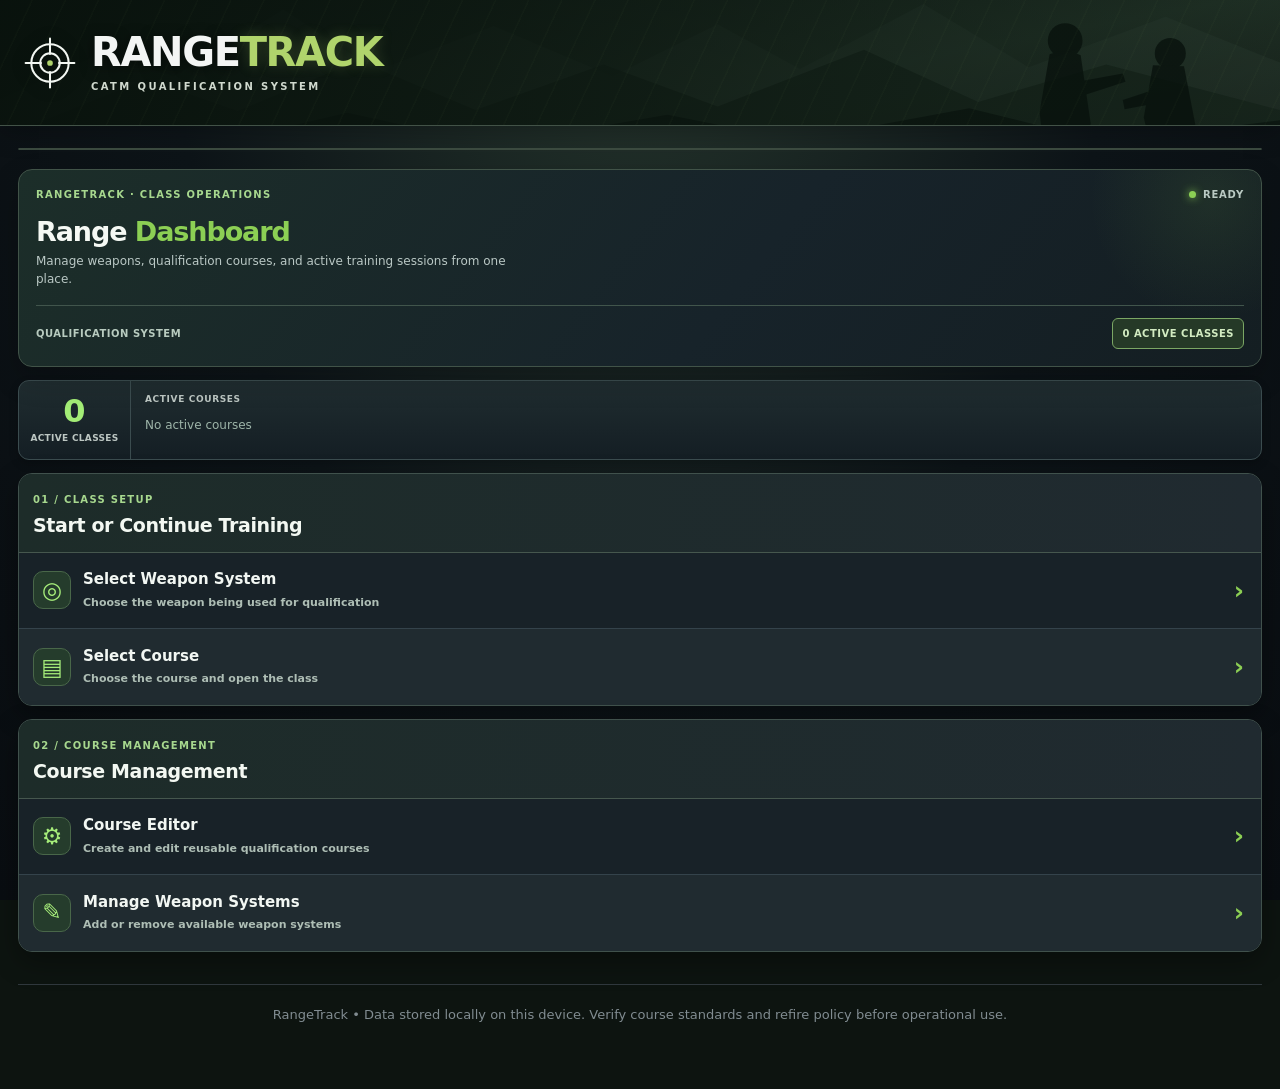
<file: index.html>
<!doctype html><html lang="en"><head><meta charset="utf-8"><meta name="viewport" content="width=device-width,initial-scale=1,maximum-scale=1,user-scalable=no,viewport-fit=cover"><meta name="theme-color" content="#101215"><title>RangeTrack | CATM Qualification System</title><link rel="stylesheet" href="css/main.css">
<link rel="stylesheet" id="rangetrack-export-styles" href="css/exports.css">
<link rel="stylesheet" href="css/shooters.css">
<link rel="stylesheet" href="css/summary.css">
<link rel="stylesheet" href="css/dashboard.css">
<link rel="stylesheet" href="css/management.css">
</head><body><header class="brand-header"><div class="brand-inner"><svg class="brand-mark" viewBox="0 0 64 64" aria-hidden="true" focusable="false"><circle cx="32" cy="32" r="23" fill="none" stroke="currentColor" stroke-width="2.5"/><circle cx="32" cy="32" r="12" fill="none" stroke="currentColor" stroke-width="2.5"/><circle cx="32" cy="32" r="3.5" fill="#b0d46c"/><path d="M32 2v19M32 43v19M2 32h19M43 32h19" stroke="currentColor" stroke-width="2.5" stroke-linecap="round"/></svg><div class="brand-text"><h1>RANGE<span>TRACK</span></h1><div class="brand-sub">CATM QUALIFICATION SYSTEM</div></div></div></header><main><div id="nav" class="tabs"></div><div id="app"></div><div class="footer">RangeTrack • Data stored locally on this device. Verify course standards and refire policy before operational use.</div></main><script src="js/core.js"></script>
<script src="js/sessions.js"></script>
<script src="js/dashboard.js"></script>
<script src="js/course-editor.js"></script>
<script src="js/roster.js"></script>
<script src="js/scoring.js"></script>
<script src="js/scoring-navigation.js"></script>
<script src="js/reports.js"></script>
<script src="js/totals.js"></script>
<script src="js/bootstrap.js"></script></body></html>
</file>
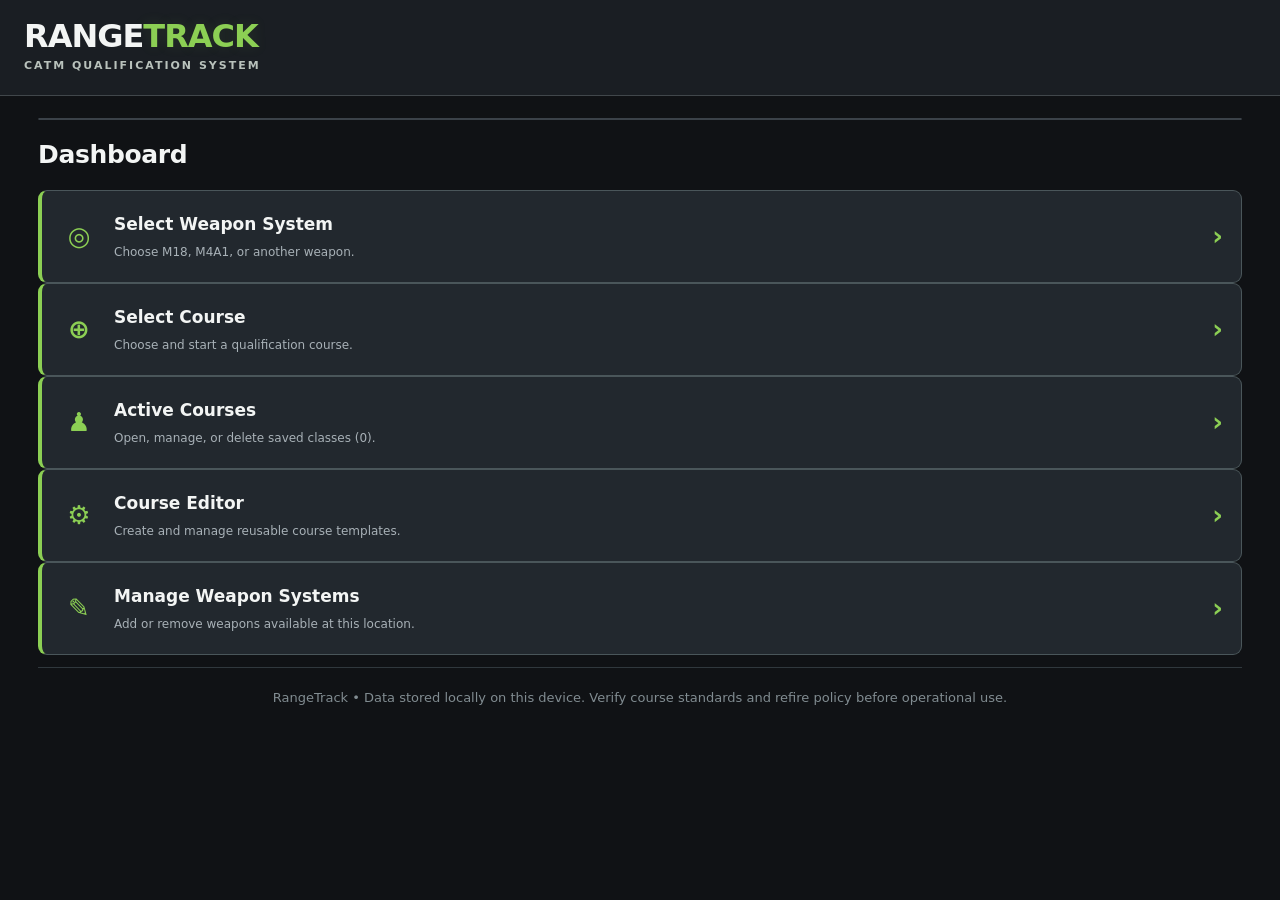
<file: backups/index-before-daf629-draft.html>
<!doctype html><html lang="en"><head><meta charset="utf-8"><meta name="viewport" content="width=device-width,initial-scale=1,viewport-fit=cover"><meta name="theme-color" content="#101215"><title>RangeTrack | CATM Qualification System</title><style>

:root{font-family:system-ui,-apple-system,"Segoe UI",sans-serif;color-scheme:dark;--bg:#101215;--surface:#1c2025;--surface2:#252a30;--inset:#121519;--line:#3b4249;--text:#f3f5f4;--muted:#a8b1b7;--olive:#8ccf54;--olive-dark:#12331b;background:var(--bg);color:var(--text)}
*{box-sizing:border-box}
html,body{margin:0;min-height:100%;background:var(--bg);color:var(--text)}
body{font-size:14px;line-height:1.5}
.brand-header{background:#1a1e23;border-bottom:1px solid #41474b;padding:20px 24px}
.brand-inner{max-width:1240px;margin:auto;display:flex;justify-content:space-between;align-items:center}
.brand-text h1{font-size:32px;line-height:1;letter-spacing:-1px;margin:0 0 6px;font-weight:900}
.brand-text h1 span{color:var(--olive)}
.brand-sub{font-size:11px;font-weight:750;letter-spacing:2px;color:#b9c2bc}
main{max-width:1240px;margin:0 auto;padding:22px 18px 45px}
h2{font-size:21px;letter-spacing:-.35px;line-height:1.25;margin:0 0 12px;color:var(--text)}
h3{font-size:16px;margin:14px 0 9px}
p{margin:8px 0 13px}
.muted,.footer{color:var(--muted);font-size:13px}
.small{font-size:12px}.row{display:flex;align-items:center;flex-wrap:wrap;gap:10px}.between{justify-content:space-between}
.grid{display:grid;grid-template-columns:repeat(auto-fit,minmax(160px,1fr));gap:14px}
.panel{background:var(--surface);border:1px solid var(--line);border-radius:10px;padding:20px;margin:0 0 16px;box-shadow:0 4px 18px #0003}
label{font-size:13px;color:#dce2dd;font-weight:650;display:grid;gap:6px}
input,select,textarea{width:100%;min-width:0;background:var(--inset);border:1px solid #515c62;border-radius:7px;color:var(--text);padding:11px;font:inherit;min-height:44px}
input[type=number]{font-variant-numeric:tabular-nums}
input:focus-visible,select:focus-visible,button:focus-visible{outline:2px solid #8cff70;outline-offset:2px}
input::placeholder{color:#7f898d}
button{font:inherit;font-size:13px;font-weight:750;min-height:43px;padding:10px 15px;border-radius:7px;border:1px solid #566064;background:#2b3338;color:var(--text);cursor:pointer}
button:hover:not(:disabled){background:#3a464a}
button.primary,button.active{background:var(--olive);border-color:#93ff80;color:#152012}
button.danger{background:#76383e;border-color:#ac656c;color:#fff}
button:disabled{opacity:.42;cursor:not-allowed}
.tabs{display:flex;gap:0;background:#1b2025;border:1px solid var(--line);border-radius:9px;overflow:hidden;margin-bottom:19px}
.tabs button{flex:1;background:transparent;color:#bec5c5;border:0;border-right:1px solid #343a40;border-radius:0;min-height:48px}
.tabs button:last-child{border-right:0}
.tabs button.active{background:#193922;color:#d4ffcf;border-bottom:3px solid var(--olive)}
.entry,.areaedit{background:#252b30;border:1px solid #40494f;padding:13px;border-radius:8px;margin-top:9px}
.tag{display:inline-block;padding:6px 10px;border-radius:5px;background:#153d20;border:1px solid #36e85b;color:#baffaa;font-size:12px;font-weight:800}
.notice{background:#383224;border:1px solid #786a47;border-radius:8px;padding:12px;font-size:13px;color:#eadbb5}
.dangerarea{border-color:#825157}
.weapons{display:grid;grid-template-columns:repeat(auto-fit,minmax(110px,1fr));gap:9px}
.courses{display:grid;grid-template-columns:repeat(auto-fit,minmax(170px,1fr));gap:9px}
.weapons button,.courses button{min-height:55px}
.selected{outline:2px solid var(--olive);outline-offset:-2px}
.scroll{overflow-x:auto;-webkit-overflow-scrolling:touch}
.scoretable{border-collapse:collapse;min-width:700px;width:100%}
.scoretable th,.scoretable td{border:1px solid #465056;padding:9px;text-align:left}
.scoretable th{background:#30383d}.scoretable td{background:#22282d}
.dynamic th small{display:block;font-size:10px;color:var(--muted)}
.scoretable input{max-width:110px}
.scoretable .cellfield{display:flex;align-items:center;justify-content:space-between;gap:7px;margin:5px 0}
.scoretable .cellfield span{color:var(--muted);font-size:11px}
.scoretable .overall{border-top:1px solid #424a50;margin-top:7px;padding-top:7px}
.calculated{font-weight:750;color:#e9f0d9}
.hint{margin:8px 0}.spacer{height:8px}
.dashboard-title{font-size:25px;margin:4px 0 20px}
.dashboard-section{margin-bottom:12px}
.dashboard-card{display:flex;align-items:center;text-align:left;gap:16px;min-height:93px;width:100%;background:#22282e;border:1px solid #4a565a;border-left:4px solid var(--olive);border-radius:9px;padding:16px 18px;color:var(--text)}
.dashboard-card:hover{background:#2a3238}
.dashboard-card .dash-icon{font-size:26px;color:var(--olive);min-width:38px;text-align:center}
.dashboard-card .dash-copy{flex:1}
.dashboard-card strong{display:block;font-size:17px}
.dashboard-card small{display:block;color:var(--muted);font-size:12px;font-weight:450;margin-top:5px}
.dashboard-card .dash-chevron{font-size:26px;color:var(--olive)}
.dashboard-selection{border-left:3px solid var(--olive);padding-left:12px}
.dashboard-action{width:100%;margin-top:10px}
.score-section{padding:19px 22px 14px;background:#20252b;border-top:3px solid var(--olive)}
.score-head{display:flex;justify-content:space-between;align-items:center;gap:12px;flex-wrap:wrap}
.score-head h2{font-size:25px;margin:0}
.score-head .muted{margin:5px 0 0}
.score-toolbar{display:flex;align-items:end;gap:13px;flex-wrap:wrap;margin:19px 0 9px}
.score-table-choose{flex:1;max-width:470px}
.score-table-choose select{font-size:15px;font-weight:750}
.score-nav{display:flex;align-items:center;justify-content:space-between;gap:10px;margin:11px 0}
.score-nav button{min-width:98px;max-width:170px;flex:1}
.score-nav span{color:#d8dfd8;font-weight:750;text-align:center}
.score-roster{display:grid;gap:10px;margin-bottom:16px}
.scorer-card{border:1px solid #444d53;border-radius:9px;background:#21272d;overflow:hidden;box-shadow:0 3px 12px #0003}
.scorer-person{display:flex;align-items:center;justify-content:space-between;gap:12px;padding:13px 17px;background:#292f35;border-bottom:1px solid #444d53}
.scorer-person strong{font-size:16px;letter-spacing:.02em}
.scorer-meta{font-size:12px;color:#b3bec2;margin-top:3px}
.scorer-status{font-size:11px;font-weight:800;letter-spacing:.04em;white-space:nowrap;padding:5px 9px;border:1px solid;border-radius:5px}
.status-pass{background:#273f30;border-color:#5c8263;color:#c3ecc9}
.status-fail{background:#4c2d34;border-color:#ae646d;color:#ffd3d9}
.status-pending{background:#443c28;border-color:#866f45;color:#f5e2b4}
.scorer-fields{display:grid;grid-template-columns:repeat(auto-fit,minmax(135px,1fr));gap:11px;padding:15px 17px 6px}
.scorer-field{display:grid;gap:7px;font-size:12px;font-weight:750;color:#d5dde0}
.scorer-field input{font-size:21px;text-align:center;min-height:52px;background:#111519;color:#fff;font-weight:800}
.scorer-computed{display:flex;align-items:center;justify-content:center;background:#30373a;border:1px solid #58625f;border-radius:7px;min-height:52px;font-size:20px}
.scorer-metrics{display:flex;gap:12px 25px;flex-wrap:wrap;padding:10px 17px;color:#b2bdc0;font-size:12px}
.scorer-metrics strong{color:#f2f4f2}
.scorer-foot{border-top:1px solid #414a50;padding:11px 17px;display:flex;justify-content:space-between;align-items:center;gap:10px;flex-wrap:wrap;font-size:12px;color:#c5cecc}
.scorer-foot button{min-height:37px}
.refire-details{margin:8px 16px 12px;background:#332d27;border:1px solid #8b7251;border-radius:7px}
.refire-details summary{cursor:pointer;display:flex;align-items:center;justify-content:space-between;color:#f4dcae;padding:11px 13px;font-weight:800}
.refire-details[open] summary{border-bottom:1px solid #6e5c44}
.refire-details .scorer-fields{padding:12px}
.refire-details .scorer-metrics{padding:8px 12px}
.footer{text-align:center;border-top:1px solid #30383d;padding:20px 6px;color:#818c91}
@media(min-width:840px){.score-roster{grid-template-columns:repeat(2,minmax(0,1fr))}.score-section{padding:20px 25px}}
@media(max-width:650px){main{padding:11px 10px 30px}.brand-header{padding:17px 14px}.brand-text h1{font-size:29px}.panel{padding:14px}.tabs button{font-size:12px;padding:9px 5px}.score-section{padding:15px}.score-head h2{font-size:21px}.score-toolbar{display:block}.score-table-choose{max-width:none}.score-nav button{min-width:0;padding:8px 7px}.score-nav span{font-size:12px}.scorer-person{padding:12px}.scorer-person strong{font-size:15px}.scorer-fields{padding:12px 12px 3px;grid-template-columns:repeat(2,minmax(0,1fr));gap:10px}.scorer-field input{font-size:22px;min-height:54px}.scorer-metrics{padding:9px 12px}.scorer-foot{padding:11px 12px}.scorer-foot button{width:100%}}
@media(max-width:360px){.scorer-fields{grid-template-columns:1fr}.scorer-status{font-size:10px}}
@media print{body{background:#fff;color:#171b1f}.brand-header,.footer,.tabs{display:none!important}main{max-width:none;padding:0}#app{display:block!important}.panel{box-shadow:none}.export-controls{display:none!important}#printReport{background:#fff;color:#171b1f!important} @page{size:landscape;margin:10mm}}


/* V25 scoring table layout: real table on desktop, compact score rows on phones. */
.score-section{padding:16px 20px}
.score-toolbar{display:flex;align-items:end;justify-content:space-between;flex-wrap:wrap;gap:12px;margin:13px 0 4px}
.score-table-choose{width:min(360px,100%)}
.score-summary{display:flex;gap:18px;align-items:center;color:#b8c2c2;font-size:12px}
.score-summary strong{font-size:19px;color:#eff4e7;margin-right:4px}
.score-table-panel{padding:0;overflow:hidden}
.score-table-heading{display:flex;gap:12px;justify-content:space-between;align-items:center;background:#252b31;padding:15px 17px;border-bottom:1px solid #434b52}
.score-table-heading strong{font-size:16px}.score-table-heading span{font-size:12px;color:#b2bec0}
.score-table-scroll{overflow-x:auto;-webkit-overflow-scrolling:touch}
.range-scoring-table{width:100%;border-collapse:collapse;border-spacing:0;min-width:780px}
.range-scoring-table thead{background:#30363b}
.range-scoring-table th{text-align:center;padding:11px 9px;white-space:nowrap;font-size:12px;color:#dbe2de;font-weight:750;border-bottom:1px solid #4a5257}
.range-scoring-table th:first-child{text-align:left;min-width:158px}
.range-scoring-table td{padding:10px 8px;text-align:center;border-bottom:1px solid #3e474c;vertical-align:middle}
.range-scoring-table tbody tr:nth-child(even){background:#242a30}
.range-scoring-table tbody tr:last-child td{border-bottom:0}
.score-person-cell{text-align:left!important;min-width:148px}
.score-person-cell strong{display:block;color:#f5f7f4;font-size:13px}
.score-person-cell small,.score-course-cell small{display:block;font-size:11px;color:#aab7bc;margin-top:3px}
.score-area-cell{min-width:85px}
.table-field{display:block}
.table-field .mobile-area-label{display:none}
.table-field input{max-width:86px;width:100%;min-height:45px;padding:8px 5px;text-align:center;font-size:19px;font-weight:800}
.table-field .scorer-computed{min-height:45px;padding:7px}
.score-hits-cell{font-size:15px;color:#f6f8ef}
.score-result-cell{min-width:105px}
.score-result-cell .scorer-status{display:inline-block;padding:5px 8px}
.effective-result{font-size:10px;color:#aebbbb;margin-top:6px}
.effective-result strong{color:#dce8d5}
.score-course-cell strong{font-size:12px;color:#e8ede4}
.score-actions-cell{min-width:143px}
.remedial-button{font-size:11px;padding:7px 9px;min-height:35px;white-space:nowrap}
.refire-details{margin:9px 0 0;text-align:left;width:min(330px,100%);min-width:175px}
.refire-field-grid{display:grid;grid-template-columns:repeat(2,minmax(0,1fr));gap:9px;padding:10px}
.refire-field-grid input{max-width:100%;min-width:0;font-size:18px;min-height:42px;text-align:center}
.refire-details .scorer-metrics{font-size:11px;display:flex;gap:7px}
.score-bottom .muted{margin-top:8px}
@media(max-width:700px){
 .score-toolbar{align-items:stretch}
 .score-summary{width:100%;justify-content:space-between;background:#252b30;border-radius:7px;padding:9px 12px;gap:5px}
 .score-table-scroll{overflow:visible}
 .range-scoring-table{display:block;min-width:0;width:100%}
 .range-scoring-table thead{display:none}
 .range-scoring-table tbody{display:grid;gap:9px;padding:10px}
 .range-scoring-table tbody tr{display:grid;grid-template-columns:repeat(2,minmax(0,1fr));gap:0;overflow:hidden;border:1px solid #424c52;border-radius:8px;background:#242a30!important}
 .range-scoring-table td{display:block;border:0;text-align:left;padding:9px 10px;min-width:0}
 .range-scoring-table .score-person-cell{grid-column:1/-1;min-width:0;background:#30363c;border-bottom:1px solid #465057;padding:10px 12px}
 .score-person-cell strong{font-size:15px}
 .score-person-cell small{font-size:12px}
 .range-scoring-table .score-area-cell{min-width:0;padding:10px 7px 2px}
 .range-scoring-table .score-area-cell:nth-child(even){padding-left:12px}
 .range-scoring-table .score-area-cell:nth-child(odd){padding-right:12px}
 .table-field .mobile-area-label{display:block;margin-bottom:5px;font-size:11px;color:#c5d0d0;min-height:16px}
 .table-field input{max-width:none;width:100%;min-height:49px;font-size:21px}
 .range-scoring-table .score-hits-cell,.range-scoring-table .score-result-cell{padding:8px 12px;border-top:1px solid #374248}
 .score-hits-cell:before,.score-result-cell:before{content:attr(data-label);display:block;color:#9daeb5;font-size:10px;font-weight:650;margin-bottom:3px}
 .range-scoring-table .score-course-cell{grid-column:1/-1;border-top:1px solid #374248}
 .range-scoring-table .score-actions-cell{grid-column:1/-1;border-top:1px solid #454e54;padding:8px 12px}
 .score-actions-cell:empty{display:none}
 .remedial-button{width:auto;min-width:170px}
 .refire-details{min-width:0;width:100%;margin-top:3px}
 .refire-field-grid{grid-template-columns:repeat(2,minmax(0,1fr))}
 .score-table-panel{background:#1b2025}
 .score-table-heading{padding:11px 12px}
 .score-table-heading span{font-size:11px}
}


/* V25 Tactical Lime accent polish. Charcoal surfaces remain unchanged. */
:root{--accent:#8ccf54;--accent-soft:#c3e8a1;--accent-glow:rgba(140,207,84,.17)}
.brand-text h1 span{color:var(--accent);text-shadow:0 0 14px rgba(140,207,84,.12)}
button.primary,button.active{background:var(--accent);border-color:#addf84;color:#172112}
button.primary:hover:not(:disabled){background:#a1db6e;box-shadow:0 0 0 2px rgba(140,207,84,.12)}
.tabs button.active{background:#283c25;color:#d7efc0;border-bottom:3px solid var(--accent)}
.tag{background:#273b25;border-color:#6eac48;color:#cdf0b0}
.dashboard-card{border-left-color:var(--accent)}
.dashboard-card .dash-icon,.dashboard-card .dash-chevron{color:var(--accent)}
.scorer-field input:focus,.table-field input:focus{border-color:var(--accent);box-shadow:0 0 0 2px rgba(140,207,84,.16)}
.score-section{border-top-color:var(--accent)}
.score-nav button.primary{background:var(--accent)}
.score-summary strong{color:#c3e8a1}
.score-table-heading strong{color:#c6e9a8}
button:focus-visible,input:focus-visible,select:focus-visible{outline-color:var(--accent)}
@media print{.report-preview,#printReport{box-shadow:none!important;text-shadow:none!important}}

/* V25.3: purpose-built dense class scoring grid, not the old responsive shooter cards */
.score-grid-header{padding:16px 20px 12px}
.score-grid-header .score-toolbar{justify-content:space-between;margin:11px 0 12px}
.score-grid-header .score-nav{margin:0;min-width:270px}
.score-nav-compact span{background:#2a3035;border:1px solid #414a50;padding:8px 13px;border-radius:6px;font-weight:850;white-space:nowrap}
.class-score-stats{display:flex;align-items:stretch;gap:18px;border-top:1px solid #414950;padding:12px 0 0;flex-wrap:wrap}
.class-score-stats>div:not(.class-auto-save){display:flex;align-items:baseline;gap:7px}
.class-score-stats b{font-size:20px;color:#8ccf54;line-height:1}
.class-score-stats span{font-size:12px;color:#b1bcc0}
.class-auto-save{margin-left:auto;display:flex;align-items:center;gap:6px;font-size:11px;color:#aab6b5}
.live-save-dot{display:inline-block;width:7px;height:7px;background:#8ccf54;border-radius:50%}
.score-grid-panel{padding:0;overflow:hidden}
.score-grid-title{display:flex;justify-content:space-between;align-items:center;padding:13px 17px;gap:12px;background:#242a30;border-bottom:1px solid #454e53}
.score-grid-title strong{display:block;font-size:16px;color:#f4f7f2}
.score-grid-title small{display:block;font-size:11px;color:#b3bec2;margin-top:3px}
.score-grid-title>span{color:#aabcbe;font-size:12px}
.score-grid-scroll{width:100%;overflow-x:auto;-webkit-overflow-scrolling:touch;overscroll-behavior-inline:contain}
.score-grid-columns,.score-grid-row{display:grid;min-width:var(--score-min-width,790px);align-items:stretch}
.score-grid-columns{background:#32383e;border-bottom:1px solid #525c62}
.score-grid-columns>div{padding:12px 7px;text-align:center;color:#dce5dd;font-size:11px;font-weight:800;display:flex;align-items:center;justify-content:center;line-height:1.2;border-right:1px solid #454e54}
.score-grid-columns>div:first-child{text-align:left;justify-content:flex-start;padding-left:15px}
.score-grid-shooter-group{display:block;background:#1d2227;border:0;border-bottom:1px solid #3d464b;border-radius:0;box-shadow:none;margin:0;padding:0}
.score-grid-shooter-group:nth-child(2n+1){background:#242a2f}
.score-grid-shooter-group:last-child{border-bottom:0}
.score-grid-row>div{min-width:0;border-right:1px solid #343d42;display:flex;align-items:center;justify-content:center;padding:9px 6px}
.score-grid-row>div:last-child{border-right:0}
.score-grid-row .grid-shooter{display:flex;align-items:flex-start;flex-direction:column;justify-content:center;padding-left:15px;gap:3px}
.grid-shooter strong{font-size:13px;color:#f2f5f1;line-height:1.3}
.grid-shooter small{font-size:10px;color:#8a969c;letter-spacing:.02em}
.grid-metadata{font-size:13px;color:#d2dcda}
.grid-input-cell{padding:7px 6px!important}
.grid-score-input{height:45px;min-height:45px;width:100%;max-width:92px;border:1px solid #556265;border-radius:6px;background:#11161a;color:#f3f6f3;font-size:19px;text-align:center;font-weight:800;padding:5px}
.grid-score-input:focus{border-color:#8ccf54;box-shadow:0 0 0 2px #8ccf5440}
.grid-calc{display:flex;align-items:center;justify-content:center;background:#2b3338;border:1px solid #465357;border-radius:6px;min-height:45px;width:100%;color:#dbe6d9;font-size:16px;font-weight:800}
.grid-hits strong{color:#dcecd2;font-size:16px}
.grid-result,.grid-overall{display:flex;flex-direction:column;gap:4px}
.grid-result small,.grid-overall small{font-size:10px;text-align:center;color:#abb9bb;line-height:1.2;overflow-wrap:anywhere}
.grid-result .scorer-status{font-size:10px;padding:5px 6px}
.grid-overall strong{font-size:16px;color:#f0f4f0}
.grid-remedial-bar{background:#1b2025;display:flex;align-items:center;justify-content:flex-end;gap:12px;padding:5px 12px 7px;border-top:1px solid #333c40}
.grid-remedial-bar span{font-size:10px;color:#a9b5b6}
.grid-remedial-bar button{font-size:10px;min-height:29px;padding:5px 10px}
.grid-remedial-bar button:disabled{opacity:.24}
.grid-refire{background:#292b2a;border:0;border-top:1px solid #5d664c;border-radius:0;margin:0;width:100%;min-width:var(--score-min-width,790px)}
.grid-refire summary{cursor:pointer;background:#31362e;display:flex;align-items:center;justify-content:space-between;gap:12px;padding:7px 15px;color:#cce7ad;font-size:12px;font-weight:750}
.grid-refire summary span:last-child{color:#c1c9c1;font-size:11px}
.grid-refire[open] summary{border-bottom:1px solid #495645}
.refire-grid-scroll{overflow:visible}
.score-refire-row{background:#252c29}
.score-refire-row .grid-shooter strong{color:#bfe4a6}
.score-refire-row .grid-overall,.score-refire-row .grid-result{font-size:11px;color:#d1dfca}
.score-grid-caption{font-size:11px;padding:9px 15px;background:#1a1f24;border-top:1px solid #353e44;color:#9faeb2}
.score-grid-bottom .score-nav{max-width:510px;margin:0 auto}
@media(min-width:900px){.score-grid-scroll{overflow-x:auto}.score-grid-header{padding:17px 23px 13px}}
@media(max-width:700px){
 .score-grid-header{padding:14px}
 .score-grid-header .score-toolbar{display:grid;gap:11px}
 .score-grid-header .score-table-choose{width:100%;max-width:none}
 .score-grid-header .score-nav{min-width:0;width:100%;display:flex}
 .class-score-stats{gap:10px;justify-content:space-between}
 .class-auto-save{flex-basis:100%;justify-content:flex-end}
 .score-grid-title{padding:11px 13px}
 .score-grid-scroll{position:relative}
 .score-grid-columns>div{padding:10px 5px;font-size:10px}
 .score-grid-row>div{padding:7px 5px}
 .grid-score-input{height:46px;min-height:46px}
 .score-grid-caption{display:block}
}


/* V25.4 mobile-first scoring: no horizontal scrolling, lane-locked entries. */
.mobile-score-label{display:none}
@media(max-width:700px){
 .score-grid-panel{border-radius:9px;overflow:hidden}
 .score-grid-scroll{overflow-x:hidden!important;overflow-y:visible!important;width:100%!important}
 .score-grid-scroll .score-grid-columns{display:none!important}
 .score-grid-shooter-group{width:100%;min-width:0!important;overflow:hidden;border:1px solid #465057!important;border-radius:8px!important;margin:0 0 8px!important;background:#20262b!important}
 .score-grid-shooter-group:nth-child(odd){background:#242b30!important}
 .score-grid-scroll{padding:8px}
 .score-grid-row,.score-grid-row.score-refire-row{
   min-width:0!important;width:100%!important;display:grid!important;
   grid-template-columns:repeat(4,minmax(0,1fr))!important;
   gap:0!important;align-items:stretch!important
 }
 .score-grid-row>div{min-width:0!important;border-right:0!important}
 .score-grid-row .grid-shooter{
   grid-column:1/-1!important;display:flex!important;flex-direction:row!important;
   align-items:baseline!important;justify-content:space-between!important;
   gap:8px!important;padding:8px 10px!important;background:#30373d!important;
   border-bottom:1px solid #454f55!important
 }
 .grid-shooter strong{font-size:13px!important;font-weight:850!important;white-space:normal!important}
 .grid-shooter small{font-size:10px!important;white-space:nowrap!important;color:#b5c1c2!important}
 .score-grid-row .grid-metadata{display:none!important}
 .score-grid-row .grid-input-cell{display:flex!important;flex-direction:column!important;gap:3px!important;padding:7px 3px 6px!important;min-width:0!important}
 .mobile-score-label{display:block!important;min-height:13px;max-width:100%;overflow:hidden;text-overflow:ellipsis;white-space:nowrap;text-align:center;color:#bfcac8;font-weight:750;font-size:10px;letter-spacing:.015em;line-height:1.25}
 .grid-score-input{width:100%!important;max-width:none!important;min-width:0!important;
  height:43px!important;min-height:43px!important;font-size:18px!important;padding:4px 2px!important;
  border-radius:5px!important;-webkit-appearance:none;appearance:textfield}
 .grid-calc{min-height:43px!important;height:43px!important;font-size:16px!important}
 .score-grid-row .grid-hits{
  grid-column:1/span 1!important;grid-row:auto!important;
  padding:5px 4px 6px!important;background:#1b2226;border-top:1px solid #3d474c!important
 }
 .score-grid-row .grid-hits:before{content:"Hits";display:block;color:#a5b3b4;font-size:9px;font-weight:700;margin-bottom:3px}
 .score-grid-row .grid-result{
  grid-column:2/span 2!important;padding:5px 4px 6px!important;
  background:#1b2226;border-top:1px solid #3d474c!important
 }
 .score-grid-row .grid-result:before{content:"Table";display:block;color:#a5b3b4;font-size:9px;font-weight:700;margin-bottom:3px}
 .score-grid-row .grid-overall{
  grid-column:4/span 1!important;padding:5px 4px 6px!important;
  background:#1b2226;border-top:1px solid #3d474c!important
 }
 .score-grid-row .grid-overall:before{content:"Course";display:block;color:#a5b3b4;font-size:9px;font-weight:700;margin-bottom:3px}
 .score-grid-row .grid-hits,.score-grid-row .grid-result,.score-grid-row .grid-overall{
  display:flex!important;flex-direction:column!important;justify-content:center!important;align-items:center!important;gap:3px!important;
  text-align:center!important
 }
 .grid-hits strong,.grid-overall strong{font-size:14px!important}
 .grid-result .scorer-status{font-size:10px!important;padding:3px 7px!important;max-width:100%}
 .grid-result small,.grid-overall small{font-size:9px!important;line-height:1.1!important}
 .grid-remedial-bar{min-height:0!important;gap:7px!important;justify-content:flex-end!important;padding:4px 9px!important}
 .grid-remedial-bar:has(button:disabled){display:none!important}
 .grid-remedial-bar span{display:none}
 .grid-remedial-bar button{min-height:31px!important;padding:5px 11px!important}
 .grid-refire{width:100%!important;min-width:0!important;margin:0!important;overflow:hidden}
 .grid-refire summary{font-size:11px!important;padding:8px 10px!important}
 .refire-grid-scroll{width:100%!important;overflow:hidden!important}
 .score-refire-row .grid-shooter{background:#303b32!important}
 .score-refire-row .grid-overall,.score-refire-row .grid-result{font-size:10px!important}
 .score-grid-caption{font-size:10px!important;padding:7px 10px!important}
}
@media(max-width:370px){
 .score-grid-scroll{padding:5px!important}
 .score-grid-row .grid-shooter{padding:8px!important}
 .grid-shooter small{font-size:9px!important}
 .grid-score-input{font-size:17px!important}
 .grid-result .scorer-status{font-size:9px!important}
}

</style>
<style id="rangetrack-export-styles">
#printReport{background:white;color:#161b20;padding:20px;font:12px Arial,sans-serif;overflow:auto}
#printReport h1{font-size:22px;color:#161b20}#printReport h2{font-size:17px;margin:22px 0 8px}#printReport h3{font-size:15px;margin:14px 0 5px}#printReport h4{font-size:12px;margin:10px 0 4px}
#printReport .export-table{border-collapse:collapse;width:100%;font-size:10px;table-layout:auto}
#printReport .export-table th,#printReport .export-table td{border:1px solid #999;padding:5px;text-align:left;overflow-wrap:anywhere;color:#161b20;background:white}
#printReport .export-table th{background:#e8ebed;font-weight:bold}
#printReport .export-person{break-inside:avoid;page-break-inside:avoid;margin-top:18px}
#printReport .export-footer{font-size:9px;margin-top:20px}
@media print{body{background:white!important;color:black!important}body>header{display:none!important}body>main{display:block!important;background:white!important;padding:0!important;margin:0!important;max-width:none!important}main>#nav,main>.footer{display:none!important}#app{display:block!important;background:white!important;padding:0!important;margin:0!important;max-width:none!important}.export-controls{display:none!important}#printReport{padding:0!important;overflow:visible!important}#printReport .export-table{font-size:9px} @page{size:landscape;margin:10mm}}

/* V23 compact class summary: native table on desktop and printable landscape; cards on phone. */
.report-preview{background:#fff;color:#171d1b;border-radius:9px;padding:12px;overflow:hidden}
.report-heading h2{margin:0 0 5px;font-size:18px;color:#1b231e}.report-heading p{font-size:12px;line-height:1.6;margin:4px 0 10px;color:#252d27}
.report-table-wrap{width:100%;overflow-x:auto;-webkit-overflow-scrolling:touch}
.report-table{border-collapse:collapse;width:100%;font:12px Arial,sans-serif;color:#1d251f}
.report-table th{background:#292d2a;color:#fff;font-weight:bold;white-space:nowrap}
.report-table th,.report-table td{padding:7px 8px;border:1px solid #aeb6b0;text-align:center}
.report-table th:nth-child(2),.report-table td:nth-child(2){text-align:left;font-weight:600}
.report-table tbody tr:nth-child(even){background:#f3f5f3}
.report-table .result-pass{background:#e2f3dd;color:#1c582c;font-weight:bold}.report-table .result-fail{background:#f9dada;color:#9b2525;font-weight:bold}
.report-note{color:#5b625c;font-size:11px;margin:10px 0 0}
#printReport .report-heading h2{font-size:21px}#printReport .report-table{font-size:10px}#printReport .report-note{font-size:9px}
@media screen and (max-width:650px){
 .report-preview{padding:9px}
 .report-table,.report-table tbody,.report-table tr,.report-table td{display:block;width:100%}
 .report-table thead{display:none}
 .report-table tr{border:1px solid #c7cfca;border-radius:8px;overflow:hidden;margin:12px 0;background:white!important}
 .report-table tr td{display:flex;justify-content:space-between;align-items:center;gap:8px;border:0;border-bottom:1px solid #e2e5e2;text-align:right!important;font-weight:500;padding:8px 10px}
 .report-table tr td:last-child{border-bottom:0}
 .report-table td::before{content:attr(data-label);text-align:left;font-weight:700;color:#303a32}
 .report-table tr td:nth-child(2){font-weight:800}
 .report-table .result-pass{background:#e2f3dd}.report-table .result-fail{background:#f9dada}
}
@media print{
 #printReport .report-table,#printReport .report-table tbody,#printReport .report-table tr,#printReport .report-table td{display:revert!important;width:auto!important}
 #printReport .report-table thead{display:table-header-group!important}
 #printReport .report-table tr{border:0!important;margin:0!important;border-radius:0!important}
 #printReport .report-table td{display:table-cell!important;border:1px solid #999!important;padding:5px!important;text-align:center!important}
 #printReport .report-table td::before{display:none!important}
 #printReport .report-table th{color:#fff!important;background:#292d2a!important;-webkit-print-color-adjust:exact;print-color-adjust:exact}
 #printReport .result-pass,#printReport .result-fail{-webkit-print-color-adjust:exact;print-color-adjust:exact}
 #printReport .report-heading{break-after:avoid}#printReport .report-table tr{break-inside:avoid}
}
</style>
</head><body><header class="brand-header"><div class="brand-inner"><div class="brand-text"><h1>RANGE<span>TRACK</span></h1><div class="brand-sub">CATM QUALIFICATION SYSTEM</div></div></div></header><main><div id="nav" class="tabs"></div><div id="app"></div><div class="footer">RangeTrack • Data stored locally on this device. Verify course standards and refire policy before operational use.</div></main><script>
'use strict';
const KEY='catm-scoring-v3', PREV='catm-scoring-v2'; // V4 uses existing V3 storage
const CATALOG={'M18':['AFQC','DQC','BAT','Sustainment'],'Glock 19':['BAT'],'Glock 26':['BAT'],'M4A1':['Zero Fire','AFQC','DQC','Sustainment'],'M4':['Zero Fire','AFQC','DQC','Sustainment'],'M110A1':['Annual','Recurring','Sustainment']};
const safe=x=>String(x??'').replace(/[&<>"']/g,c=>({'&':'&amp;','<':'&lt;','>':'&gt;','"':'&quot;'}[c]));
const DEFAULT_WEAPONS=['M18','Glock 19','Glock 26','M4A1','M4','M110A1'];
const STARTERS=[['AFQC',['M18','M4A1','M4']],['DQC',['M18','M4A1','M4']],['BAT',['M18','Glock 19','Glock 26']],['Zero Fire',['M4A1','M4']],['Annual',['M110A1']],['Recurring',['M110A1']],['Sustainment',['M18','M4A1','M4','M110A1']]];
const starterCourses=()=>STARTERS.map(([name,weapons],i)=>({id:'c'+i,name,weapons,phases:[{id:'p1',name:'Table 1',rounds:'',areas:[{id:'a1',name:'Scoring Requirement 1',mode:'manual',sources:[],qual:'',expert:''}],time:{enabled:false,seconds:''}}],defaultRounds:0,notes:'Unverified placeholder. Set actual course requirements before operational use.',version:1}));
// Verified M18 DQC scoring configuration (DAFMAN 31-131V2, para 19.3.4).
// Three cumulative evaluation tables; every scoreable area remains fully editable.
const M18_DQC_ID='c-m18-dqc-preloaded';
function m18DqcCourse(){
 const area=(id,name,expert)=>({id,name,mode:'manual',sources:[],qual:'',expert,countScore:true});
 const table=(id,name,rounds,qualMin,expertTotal,vital,head)=>({
  id,name,rounds,qualMin,expertTotal,
  areas:[area(id+'-vital','Vital Area (10-inch)',vital),area(id+'-head','Head (6-inch)',head),area(id+'-outside','Outside Zones (Silhouette)','')],
  time:{enabled:false,seconds:''}
 });
 return {id:M18_DQC_ID,name:'M18 DQC (Preloaded)',weapons:['M18'],defaultRounds:100,version:1,
  notes:'DAFMAN 31-131V2 para 19.3.4. Score each table cumulatively after all orders of fire. Expert requires every table to meet its Expert thresholds. Verify refire rules before operational use.',
  phases:[table('m18dqc-t1','Phase I: Basic Marksmanship Evaluation',25,18,25,19,2),
          table('m18dqc-t2','Phase II: Advanced Marksmanship Evaluation',25,18,25,20,2),
          table('m18dqc-t3','Phase III: Limited Visibility Evaluation',50,35,50,43,1)]};
}
const fresh=()=>({weapon:'',course:'',view:'home',sessions:{},courses:starterCourses(),editing:''});
let db;try{db=JSON.parse(localStorage.getItem(KEY))||JSON.parse(localStorage.getItem(PREV))||fresh()}catch{db=fresh()};if(!db.sessions)db=fresh();if(!Array.isArray(db.courses))db.courses=starterCourses();if(!db.editing)db.editing='';if(!Array.isArray(db.weapons))db.weapons=[...DEFAULT_WEAPONS];db.weapons=[...new Set(db.weapons.filter(w=>typeof w==='string'&&w.trim()).map(w=>w.trim()))];if(!localStorage.getItem(KEY)){const migrated={};for(const [k,s] of Object.entries(db.sessions)){const [w,name]=k.split('|');const c=db.courses.find(c=>c.name===name&&c.weapons.includes(w));if(c){s.template=JSON.parse(JSON.stringify(c));migrated[w+'|'+c.id]=s}else migrated[k]=s}db.sessions=migrated;db.course='';db.view='home'}
// Add the official M18-specific starter once, without overwriting any saved templates or sessions.
if(!db.courses.some(c=>c.id===M18_DQC_ID))db.courses.push(m18DqcCourse());
const WEAPONS=db.weapons;
const courseById=id=>db.courses.find(c=>c.id===id);
const selectedCourse=()=>courseById(db.course);
const availableCourses=w=>db.courses.filter(c=>c.weapons.includes(w));
const uid=()=>Date.now().toString(36)+Math.random().toString(36).slice(2,8);
const attr=safe;
const phases=()=>selectedCourse()?.phases||[];
const keyFor=(w,c)=>w+'|'+c;
const courseKey=c=>c.id;
const sessionKey=()=>keyFor(db.weapon,db.course);
const currentTemplate=()=>selectedCourse();
const sid=(w,c)=>keyFor(w,c), current=()=>db.sessions[sessionKey()], shooter=()=>current()?.shooters.find(x=>x.id===current().selected)||current()?.shooters[0];
const save=()=>{try{localStorage.setItem(KEY,JSON.stringify(db))}catch(e){alert('Unable to save locally. Check Safari storage settings.')}};
const n=x=>x===''?'':Math.max(0,Math.floor(Number(x)||0));
const blank=()=>({head:'',body:'',exterior:''});
const newArea=(name='New area',mode='manual',sources=[])=>({id:'a'+uid(),name,mode,sources,qual:'',expert:'',countScore:true});
function normalizeTable(t){
 // V9 templates used nested firing phases. Preserve every area as an editable table area.
 if((t.scoringPhases||[]).length===1 && !t.v10Migrated){t.areas=t.scoringPhases[0].areas||t.areas;t.v10Migrated=true;}
 if(!Array.isArray(t.areas)||!t.areas.length){
  const groups=t.scoringPhases||[];
  if(groups.length===1)t.areas=groups[0].areas||[];
  else if(groups.length>1){
   t.areas=groups.flatMap(ph=>(ph.areas||[]).map(a=>({...a,id:'a'+uid(),name:ph.name+' / '+a.name})));
  }else t.areas=[newArea('Scoring Area 1')];
 }
 t.areas.forEach(a=>{if(a.countScore===undefined)a.countScore=a.mode!=='sum';if(!Array.isArray(a.sources))a.sources=[];});
 if(t.qualMin===undefined)t.qualMin='';
 if(t.expertTotal===undefined)t.expertTotal='';
 return t;
}
function normalizeCourse(c){if(!Array.isArray(c.phases)||!c.phases.length)c.phases=[{id:'p'+uid(),name:'Table 1',rounds:''}];c.phases.forEach(normalizeTable);if(!c.requirements)c.requirements={qual:'',expert:''};return c}
db.courses.forEach(c=>{if((c.version||1)!==1||c.phases?.length!==3)return;const untouched=c.phases.every((t,i)=>t.name==='Phase '+(i+1)&&(!t.rounds||t.rounds==='')&&(!t.time||!t.time.enabled)&&(!t.areas||t.areas.length===4&&t.areas.map(a=>a.name).join('|')==='Head|Body|Exterior|Overall'&&t.areas.every(a=>a.qual===''&&a.expert==='')));if(untouched)c.phases=[{id:'p'+uid(),name:'Table 1',rounds:'',areas:[newArea('Scoring Area 1')],time:{enabled:false,seconds:''}}]});
db.courses.forEach(normalizeCourse);Object.values(db.sessions).forEach(s=>{if(s.template){
 for(const t of s.template.phases||[]){const old=t.scoringPhases||[];
  if(old.length===1){for(const shooter of s.shooters||[]){for(const key of ['initialScores','refireScores']){const dest=shooter[key]||{};if(dest[old[0].id]&&!dest[t.id])dest[t.id]={...dest[old[0].id]};}}}
 }
 normalizeCourse(s.template);
}});
const tableList=()=>current()?.template?.phases||[];
const scoringPhases=t=>[t];
const phaseAsTable=(t,ph)=>t;
const areaValue=(record,table,area,seen=new Set())=>{if(!area||seen.has(area.id))return '';const raw=record?.[area.id];if(area.mode!=='sum')return raw==null?'':raw;const next=new Set(seen);next.add(area.id);const values=(area.sources||[]).map(id=>areaValue(record,table,table.areas.find(a=>a.id===id),next));return values.length&&values.every(v=>v!==''&&Number.isFinite(Number(v)))?values.reduce((sum,v)=>sum+Number(v),0):''};
const countSelected=(rec,table,key)=>{const areas=table.areas.filter(a=>a.mode!=='sum'&&a[key]);if(!areas.length)return '';const vals=areas.map(a=>areaValue(rec,table,a));return vals.every(v=>v!==''&&Number.isFinite(Number(v)))?vals.reduce((n,v)=>n+Number(v),0):''};
const countAllPaper=(rec,table)=>{const areas=table.areas.filter(a=>a.mode!=='sum');if(!areas.length)return '';const vals=areas.map(a=>areaValue(rec,table,a));return vals.every(v=>v!==''&&Number.isFinite(Number(v)))?vals.reduce((sum,v)=>sum+Number(v),0):''};
const scoreTotals=(rec,table)=>({qualifying:countSelected(rec,table,'countScore'),paper:countAllPaper(rec,table)});
const attemptRecord=(p,attempt,table)=>{const dest=attempt==='initial'?p.initialScores:p.refireScores;return dest[table.id]||{}};
function evaluateTable(p,attempt,table){
 const rec=attemptRecord(p,attempt,table);
 const manual=table.areas.filter(a=>a.mode!=='sum');
 if(!manual.length||manual.some(a=>(rec[a.id]??'')===''))return 'Incomplete';
 const totals=scoreTotals(rec,table);
 if(table.qualMin!==''&&table.qualMin!=null&&Number(totals.qualifying)<Number(table.qualMin))return 'Fail';
 for(const a of table.areas){if(a.qual!==''&&a.qual!=null&&Number(areaValue(rec,table,a))<Number(a.qual))return 'Fail'}
 return table.qualMin!==''||table.areas.some(a=>a.qual!=='')?'Pass':'Recorded';
}
function evaluateExpert(p,attempt,table){
 const rec=attemptRecord(p,attempt,table),totals=scoreTotals(rec,table);
 if(evaluateTable(p,attempt,table)==='Incomplete'||evaluateTable(p,attempt,table)==='Fail')return false;
 const has=table.expertTotal!==''||table.areas.some(a=>a.expert!=='');
 if(!has)return false;
 if(table.expertTotal!==''&&Number(totals.qualifying)<Number(table.expertTotal))return false;
 return table.areas.every(a=>a.expert===''||Number(areaValue(rec,table,a))>=Number(a.expert));
}
function tableStatus(p,attempt,t){
 const basic=evaluateTable(p,attempt,t);
 if(basic==='Incomplete')return 'Incomplete';
 if(basic==='Fail')return 'Fail';
 if(evaluateExpert(p,attempt,t))return 'Expert';
 return basic==='Pass'?'Qualified':'Recorded';
}
// Only explicitly initiated remedial attempts appear. Existing recorded refires remain visible
// for backwards compatibility with earlier RangeTrack versions.
function hasLegacyRefire(p){return p.remedialInitiated===undefined && Object.values(p.refireScores||{}).some(rec=>Object.values(rec||{}).some(v=>v!==''&&v!==null&&v!==undefined))}
function remedialActive(p){return p.remedialInitiated===true||hasLegacyRefire(p)}
function refireEligible(p,t){return remedialActive(p)&&tableStatus(p,'initial',t)==='Fail'}
function initiateRemedial(){
 const p=shooter();if(!p)return;
 const failed=tableList().filter(t=>tableStatus(p,'initial',t)==='Fail');
 if(!failed.length){alert('No failed Firing Tables are available for remedial scoring. Complete and review the initial scores first.');return}
 p.remedialInitiated=true;
 save();render();
}
function effectiveTableStatus(p,t){
 const initial=tableStatus(p,'initial',t);
 if(!refireEligible(p,t))return initial;
 const retry=tableStatus(p,'refire',t);
 return retry==='Incomplete'?initial:retry;
}
function effectivePaperTotal(p){
 const vals=tableList().map(t=>scoreTotals(attemptRecord(p,refireEligible(p,t)&&tableStatus(p,'refire',t)!=='Incomplete'?'refire':'initial',t),t).paper);
 return vals.every(v=>v!=='')?vals.reduce((sum,v)=>sum+Number(v),0):'';
}
function overallStatus(p){
 const statuses=tableList().map(t=>effectiveTableStatus(p,t));
 if(!statuses.length||statuses.some(x=>x==='Incomplete'||x==='Recorded'))return 'Incomplete';
 if(statuses.some(x=>x==='Fail'))return 'Fail';
 return statuses.every(x=>x==='Expert')?'Expert':'Qualified';
}
function coursePaperTotal(p,attempt){
 const vals=tableList().map(t=>scoreTotals(attemptRecord(p,attempt,t),t).paper);
 return vals.every(x=>x!=='')?vals.reduce((sum,x)=>sum+Number(x),0):'';
}
function overallSummary(p){
 const initial=effectivePaperTotal(p);
 const status=overallStatus(p);
 return `<section class="panel" id="overallSummary"><h2>Overall Course Summary</h2><div class="row between"><strong>Total Hits on Paper (All Tables)</strong><strong style="font-size:24px" data-course-paper="initial">${initial===''?'—':initial}</strong></div><div class="row between" style="margin-top:12px"><strong>Overall Status</strong><strong style="font-size:24px" data-course-status>${status}</strong></div><p class="muted">Each failed Table uses its completed refire score in place of its initial score for final status and total hits. Incomplete refires retain the initial failed result.</p></section>`;
}
function setAreaScore(id,attempt,tableId,areaId,value){const p=current().shooters.find(x=>x.id===id);if(!p)return;const dest=attempt==='initial'?p.initialScores:p.refireScores;if(!dest[tableId])dest[tableId]={};dest[tableId][areaId]=value===''?'':n(value);save();if(db.view==='score')refreshScoringTable();else refreshLive()}
function setTimeResult(id,attempt,tableId,value){const p=current().shooters.find(x=>x.id===id);if(!p)return;const key=attempt==='initial'?'initialTimes':'refireTimes';if(!p[key])p[key]={};p[key][tableId]=value;save();refreshLive()}

const makeShooter=(name,lane,rounds,buttNumber="")=>({buttNumber,id:'s'+Date.now().toString(36)+Math.random().toString(36).slice(2,6),name,lane,initial:rounds,extra:0,initialScores:{},refireScores:{},initialTimes:{},refireTimes:{},refire:false,remedialInitiated:false});
const makeSession=()=>({date:new Date().toLocaleDateString('en-CA'),defaultRounds:0,selected:'',shooters:[],view:'roster'});
const isCustom=c=>c==='Sustainment';
function phaseNames(){return current()?.template?.phases?.map(p=>p.id)||phases().map(p=>p.id)};
function phaseTitle(id){return (current()?.template?.phases||phases()).find(p=>p.id===id)?.name||id};
function openCourse(){if(!db.weapon||!selectedCourse())return;const key=sessionKey();if(!db.sessions[key]){db.sessions[key]=makeSession();db.sessions[key].template=JSON.parse(JSON.stringify(selectedCourse()));db.sessions[key].defaultRounds=selectedCourse().defaultRounds||0}db.view='roster';save();render()}
function home(){db.view='home';dashboardSection='';save();render()}
function tab(v){db.view=v;save();render()}
function chooseWeapon(w){dashboardSection='course';db.weapon=w;db.course='';save();render()}
function chooseCourse(c){db.course=c;save();render()}
function addShooter(){const s=current(),name=document.getElementById('newName').value.trim(),lane=document.getElementById('newLane').value,buttNumber=document.getElementById('newButtNumber').value.trim();if(!name)return alert('Enter a shooter name.');const p=makeShooter(name,lane===''?'':n(lane),n(s.defaultRounds),buttNumber);s.shooters.push(p);s.selected=p.id;save();render()}
function removeShooter(id){if(!confirm('Remove this shooter and their scores?'))return;const s=current();s.shooters=s.shooters.filter(p=>p.id!==id);if(s.selected===id)s.selected=s.shooters[0]?.id||'';save();render()}
function editShooter(id,k,v){const p=current().shooters.find(x=>x.id===id);if(!p)return;p[k]=['initial','extra','lane'].includes(k)?n(v):v;save();if(k==='lane'||k==='name'||k==='buttNumber')render();else refreshLive()}
function updateSession(k,v){current()[k]=k==='defaultRounds'?n(v):v;save()}
function applyRounds(){if(!confirm('Replace the initial ammunition count for all shooters in this course?'))return;const s=current();s.shooters.forEach(p=>p.initial=n(s.defaultRounds));save();render()}
function openShooter(id){current().selected=id;tab('score')}
function next(d){const s=current();if(!s.shooters.length)return;let i=s.shooters.findIndex(p=>p.id===s.selected);s.selected=s.shooters[(i+d+s.shooters.length)%s.shooters.length].id;save();render()}
function toggleRefire(checked){const p=shooter();if(!p)return;if(!checked&&Object.values(p.refireScores).some(o=>Object.values(o).some(v=>v!==''))&&!confirm('Hide the refire row? Existing refire scores will be preserved.')){render();return}p.refire=checked;save();render()}
function setScore(id,attempt,phase,field,v){const p=current().shooters.find(x=>x.id===id);if(!p)return;const dest=attempt==='initial'?p.initialScores:p.refireScores;if(!dest[phase])dest[phase]=blank();dest[phase][field]=n(v);save();refreshLive()}
function sumPhase(o){if(!o||['head','body','exterior'].some(k=>o[k]===''||o[k]==null))return '—';return ['head','body','exterior'].reduce((a,k)=>a+Number(o[k]),0)}
function progress(p){return tableList().filter(t=>{
 const rec=p.initialScores[t.id]||{};
 return t.areas.filter(a=>a.mode!=='sum').every(a=>(rec[a.id]??'')!=='');
}).length}
function total(p){return (Number(p.initial)||0)+(Number(p.extra)||0)}
function clearAll(){const s=current();if(!s)return;const ok=confirm('CLEAR ALL for '+db.weapon+' '+db.course+'?\n\nThis permanently deletes all shooters, lanes, scores, refires and ammunition for this course. Other courses will not be affected.');if(!ok)return;const sure=prompt('Type CLEAR to confirm:');if(sure!=='CLEAR')return;db.sessions[sid(db.weapon,db.course)]=makeSession();db.sessions[sid(db.weapon,db.course)].template=JSON.parse(JSON.stringify(selectedCourse()));db.sessions[sid(db.weapon,db.course)].defaultRounds=selectedCourse()?.defaultRounds||0;db.view='roster';save();render()}
function dashboard(){return `<h2 class="dashboard-title">Dashboard</h2><section class="dashboard-section"><button class="dashboard-card" onclick="toggleDashboardSection('weapon')"><span class="dash-icon">◎</span><span class="dash-copy"><strong>Select Weapon System</strong><small>${db.weapon?'Selected: '+safe(db.weapon):'Choose M18, M4A1, or another weapon.'}</small></span><span class="dash-chevron">›</span></button>${dashboardSection==='weapon'?`<div class="panel"><h2>Choose weapon system</h2><div class="weapons">${WEAPONS.map((w,i)=>`<button class="${db.weapon===w?'selected active':''}" onclick="chooseWeapon(WEAPONS[${i}])">${safe(w)}</button>`).join('')}</div></div>`:''}<button class="dashboard-card" onclick="toggleDashboardSection('course')"><span class="dash-icon">⊕</span><span class="dash-copy"><strong>Select Course</strong><small>${selectedCourse()?'Selected: '+safe(selectedCourse().name):'Choose and start a qualification course.'}</small></span><span class="dash-chevron">›</span></button>${dashboardSection==='course'?`<div class="panel"><h2>${db.weapon?safe(db.weapon)+' courses':'Select a weapon first'}</h2>${db.weapon?`<div class="courses">${availableCourses(db.weapon).map(c=>`<button class="${db.course===c.id?'selected active':''}" onclick="chooseCourse('${c.id}')">${safe(c.name)}</button>`).join('')||'<p class="muted">No courses assigned. Use Course Editor to assign one.</p>'}</div>${selectedCourse()?`<div class="dashboard-selection"><p class="muted">${safe(selectedCourse().notes)}</p><button class="primary dashboard-action" onclick="openCourse()">${db.sessions[sessionKey()]?'Continue':'Start'} ${safe(selectedCourse().name)} →</button></div>`:''}`:'<p class="muted">Select a weapon system above to see its courses.</p>'}</div>`:''}<button class="dashboard-card" onclick="tab('active')"><span class="dash-icon">♟</span><span class="dash-copy"><strong>Active Courses</strong><small>Open, manage, or delete saved classes (${Object.keys(db.sessions).length}).</small></span><span class="dash-chevron">›</span></button><button class="dashboard-card" onclick="tab('editor')"><span class="dash-icon">⚙</span><span class="dash-copy"><strong>Course Editor</strong><small>Create and manage reusable course templates.</small></span><span class="dash-chevron">›</span></button><button class="dashboard-card" onclick="tab('weapons')"><span class="dash-icon">✎</span><span class="dash-copy"><strong>Manage Weapon Systems</strong><small>Add or remove weapons available at this location.</small></span><span class="dash-chevron">›</span></button></section>`}
let dashboardSection='';
function toggleDashboardSection(section){dashboardSection=dashboardSection===section?'':section;render()}

function activeCourses(){return `<section class="panel"><div class="row between"><h2>Active Courses</h2><button onclick="home()">⌂ Dashboard</button></div><p class="muted">Manage saved class sessions. Deleting a class does not delete its course template.</p>${Object.entries(db.sessions).length?Object.entries(db.sessions).map(([k,s])=>`<div class="entry row between"><span><strong>${safe(k.split('|')[0])} • ${safe(s.template?.name||courseById(k.split('|')[1])?.name||'Legacy course')}</strong><div class="muted">${s.shooters.length} shooter(s) • ${safe(s.date||'Date not set')}</div></span><div class="row"><button class="primary" onclick="resume('${safe(k)}')">Open</button><button class="danger" onclick="deleteSession('${safe(k)}')" aria-label="Delete saved class">Delete</button></div></div>`).join(''):'<p class="muted">No active courses yet. Start a course from the dashboard.</p>'}</section>`}

function manageWeapons(){
 const used=w=>Object.entries(db.sessions).filter(([k])=>k.startsWith(w+'|')).length;
 return `<section class="panel"><div class="row between"><h2>Manage Weapon Systems</h2><button onclick="home()">⌂ Home</button></div><p class="muted">Choose which weapons are available at this location. Removing a weapon hides it from selection and the Course Editor, but does not delete saved classes or course templates.</p>
 ${WEAPONS.map((w,i)=>`<div class="entry row between"><div><strong>${safe(w)}</strong><div class="muted">${db.courses.filter(c=>c.weapons.includes(w)).length} assigned course templates • ${used(w)} saved classes</div></div><button class="danger" onclick="removeWeapon(${i})">Remove</button></div>`).join('')||'<p class="muted">No weapon systems configured.</p>'}
 <h3 style="margin-top:18px">Add Weapon System</h3><div class="row"><label style="flex:1">Weapon name<input id="newWeaponName" maxlength="70" placeholder="e.g., M249"></label><button class="primary" onclick="addWeapon()">+ Add</button></div><p class="muted">After adding a weapon, open Course Editor and assign existing or new course templates to it.</p></section>`;
}
function addWeapon(){
 const el=document.getElementById('newWeaponName');const name=el?.value.trim().replace(/\s+/g,' ');
 if(!name)return alert('Enter a weapon system name.');
 if(WEAPONS.some(w=>w.toLowerCase()===name.toLowerCase()))return alert('That weapon system already exists.');
 WEAPONS.push(name);save();render();
}
function removeWeapon(i){
 const name=WEAPONS[i];if(!name)return;
 const saved=Object.keys(db.sessions).filter(k=>k.startsWith(name+'|')).length;
 if(!confirm('Remove '+name+' from this location?'+(saved?'\n\n'+saved+' saved class(es) will be preserved under Active Courses.':'')+'\n\nCourse templates and scoring data will NOT be deleted.'))return;
 WEAPONS.splice(i,1);
 if(db.weapon===name){db.weapon='';db.course='';dashboardSection='';}
 save();render();
}

function editor(){return `<section class="panel"><div class="row between"><h2>Course Library</h2><div class="row"><button onclick="home()">⌂ Home</button><button class="primary" onclick="newCourse()">+ New Course</button></div></div><p class="muted">Templates are editable. M18 DQC (Preloaded) contains the DAFMAN scoring thresholds; other starter courses may contain placeholders. Changes affect new classes only.</p>${db.courses.map(c=>`<div class="entry"><div class="row between"><div><strong>${safe(c.name)}</strong><div class="muted">${c.weapons.map(safe).join(', ')||'No weapons assigned'} • ${c.phases.length} tables • v${c.version||1}</div></div><div class="row"><button onclick="editCourse('${c.id}')">Edit</button><button onclick="duplicateCourse('${c.id}')">Copy</button><button onclick="deleteCourse('${c.id}')">×</button></div></div></div>`).join('')}</section><section class="panel"><h3>Course library backup</h3><div class="row"><button onclick="exportLibrary()">Export templates</button><label style="flex:1">Import templates<input type="file" accept="application/json,.json" onchange="importLibrary(this.files[0])"></label></div><p class="muted">Save a backup to Files. Templates are stored on this device, not in GitHub.</p></section>`}
function newCourse(){const c={id:'c'+uid(),name:'New Course',weapons:[],phases:[normalizeTable({id:'p'+uid(),name:'Table 1',rounds:'',areas:[newArea('Scoring Area 1')]})],defaultRounds:0,notes:'Custom template',version:1};db.courses.push(c);db.editing=c.id;db.view='edit';save();render()}
function editCourse(id){db.editing=id;db.view='edit';save();render()}
function duplicateCourse(id){const c=courseById(id);if(!c)return;const d=JSON.parse(JSON.stringify(c));d.id='c'+uid();d.name=c.name+' Copy';d.version=1;db.courses.push(d);db.editing=d.id;db.view='edit';save();render()}
function deleteCourse(id){if(!confirm('Delete this course template from the library? Existing class scores will remain saved.'))return;db.courses=db.courses.filter(c=>c.id!==id);if(db.course===id)db.course='';db.view='editor';save();render()}
function updateTemplate(k,v){const c=courseById(db.editing);if(!c)return;c[k]=k==='defaultRounds'?n(v):v;c.version=(c.version||1)+1;save()}
function toggleWeapon(w,checked){const c=courseById(db.editing);if(!c)return;c.weapons=checked?[...new Set([...c.weapons,w])]:c.weapons.filter(x=>x!==w);c.version++;save()}
function updatePhase(id,k,v){const c=courseById(db.editing);const t=c?.phases.find(x=>x.id===id);if(!t)return;t[k]=k==='rounds'?(v===''?'':n(v)):v;c.version++;save()}
function addPhase(){const c=courseById(db.editing);if(!c)return;c.phases.push(normalizeTable({id:'p'+uid(),name:'Table '+(c.phases.length+1),rounds:'',areas:[newArea('Scoring Area 1')]}));c.version++;save();render()}
function removePhase(id){const c=courseById(db.editing);if(!c||c.phases.length===1)return alert('A course must have at least one table.');if(!confirm('Remove this table from the template?'))return;c.phases=c.phases.filter(x=>x.id!==id);c.version++;save();render()}
function editArea(tableId,areaId,k,v){const c=courseById(db.editing),t=c?.phases.find(x=>x.id===tableId),a=t?.areas.find(x=>x.id===areaId);if(!a)return;a[k]=['qual','expert'].includes(k)?(v===''?'':n(v)):v;if(k==='mode'&&v==='sum'&&!a.sources)a.sources=[];c.version++;save();if(k==='mode')render()}
function addArea(tableId){const c=courseById(db.editing),t=c?.phases.find(x=>x.id===tableId);if(!t)return;t.areas.push(newArea('Scoreable Area '+(t.areas.length+1)));c.version++;save();render()}
function removeArea(tableId,areaId){const c=courseById(db.editing),t=c?.phases.find(x=>x.id===tableId);if(!t||t.areas.length===1)return alert('Keep at least one scoring area.');if(!confirm('Remove this scoreable area?'))return;t.areas=t.areas.filter(x=>x.id!==areaId);t.areas.forEach(a=>a.sources=(a.sources||[]).filter(x=>x!==areaId));c.version++;save();render()}
function toggleSource(tableId,areaId,sourceId,checked){const c=courseById(db.editing),t=c?.phases.find(x=>x.id===tableId),a=t?.areas.find(x=>x.id===areaId);if(!a)return;a.sources=checked?[...new Set([...(a.sources||[]),sourceId])]:(a.sources||[]).filter(x=>x!==sourceId);c.version++;save()}
function toggleAreaCount(tableId,areaId,k,checked){const c=courseById(db.editing),t=c?.phases.find(x=>x.id===tableId),a=t?.areas.find(x=>x.id===areaId);if(!a)return;a[k]=checked;c.version++;save()}
function setTableTime(tableId,k,v){const c=courseById(db.editing),t=c?.phases.find(x=>x.id===tableId);if(!t)return;t.time[k]=k==='seconds'?(v===''?'':n(v)):v;c.version++;save();if(k==='enabled')render()}
function addScoringPhase(tableId){
 const c=courseById(db.editing),t=c?.phases.find(x=>x.id===tableId);if(!t)return;
 t.scoringPhases.push({id:'sp'+uid(),name:'Phase '+(t.scoringPhases.length+1),time:{enabled:false,seconds:''},areas:[newArea('Scoring Area 1')]});
 c.version++;save();render();
}
function removeScoringPhase(tableId,phaseId){
 const c=courseById(db.editing),t=c?.phases.find(x=>x.id===tableId);if(!t)return;
 if(t.scoringPhases.length<2)return alert('Keep at least one Phase per Table.');
 if(!confirm('Remove this Phase and its scoring fields?'))return;
 t.scoringPhases=t.scoringPhases.filter(p=>p.id!==phaseId);c.version++;save();render();
}
function editScoringPhase(tableId,phaseId,name){
 const c=courseById(db.editing),ph=c?.phases.find(t=>t.id===tableId)?.scoringPhases.find(p=>p.id===phaseId);
 if(ph){ph.name=name;c.version++;save()}
}
function setPhaseTime(tableId,phaseId,k,v){
 const c=courseById(db.editing),ph=findEditorPhase(tableId,phaseId);if(!ph)return;
 if(!ph.time)ph.time={enabled:false,seconds:''};
 ph.time[k]=k==='seconds'?(v===''?'':n(v)):v;c.version++;save();if(k==='enabled')render();
}
function findEditorPhase(tableId,phaseId){
 return courseById(db.editing)?.phases.find(t=>t.id===tableId)?.scoringPhases.find(p=>p.id===phaseId);
}
function editScoringArea(tableId,phaseId,areaId,k,v){
 const c=courseById(db.editing),ph=findEditorPhase(tableId,phaseId),a=ph?.areas.find(x=>x.id===areaId);if(!a)return;
 a[k]=['qual','expert'].includes(k)?(v===''?'':n(v)):v;
 if(k==='mode'&&v==='sum')a.sources=a.sources||[];
 c.version++;save();if(k==='mode')render();
}
function addScoringArea(tableId,phaseId){
 const c=courseById(db.editing),ph=findEditorPhase(tableId,phaseId);if(!ph)return;
 ph.areas.push(newArea('Scoring Area '+(ph.areas.length+1)));c.version++;save();render();
}
function removeScoringArea(tableId,phaseId,areaId){
 const c=courseById(db.editing),ph=findEditorPhase(tableId,phaseId);if(!ph)return;
 if(ph.areas.length<2)return alert('Keep at least one scoring area.');
 ph.areas=ph.areas.filter(a=>a.id!==areaId);
 ph.areas.forEach(a=>a.sources=(a.sources||[]).filter(id=>id!==areaId));
 c.version++;save();render();
}
function setScoringAreaCount(tableId,phaseId,areaId,checked){
 const c=courseById(db.editing),a=findEditorPhase(tableId,phaseId)?.areas.find(a=>a.id===areaId);
 if(a){a.countScore=checked;c.version++;save()}
}
function setScoringSource(tableId,phaseId,areaId,sourceId,checked){
 const c=courseById(db.editing),a=findEditorPhase(tableId,phaseId)?.areas.find(a=>a.id===areaId);
 if(a){a.sources=checked?[...new Set([...(a.sources||[]),sourceId])]:(a.sources||[]).filter(id=>id!==sourceId);c.version++;save()}
}
function updateTableRule(id,k,v){const c=courseById(db.editing),t=c?.phases.find(x=>x.id===id);if(!t)return;t[k]=v===''?'':n(v);c.version++;save()}
function editForm(){
 const c=courseById(db.editing);if(!c)return editor();
 return `<section class="panel"><div class="row between"><h2>Course Editor</h2><button onclick="tab('editor')">Done ✓</button></div>
 <label>Course name<input value="${attr(c.name)}" onchange="updateTemplate('name',this.value)"></label>
 <p class="muted">Available for these weapons:</p><div class="grid">${WEAPONS.map((w,i)=>`<label class="row" style="display:flex"><input type="checkbox" style="width:20px" ${c.weapons.includes(w)?'checked':''} onchange="toggleWeapon(WEAPONS[${i}],this.checked)">${safe(w)}</label>`).join('')}</div>
 <label>Default ammunition<input type="number" min="0" value="${c.defaultRounds||0}" onchange="updateTemplate('defaultRounds',this.value)"></label></section>
 ${c.phases.map(t=>`<section class="panel"><div class="row between"><h2>Firing Table: ${safe(t.name)}</h2><button onclick="removePhase('${t.id}')">Remove Table</button></div>
 <div class="grid"><label>Firing Table name<input value="${attr(t.name)}" onchange="updatePhase('${t.id}','name',this.value)"></label>
 <label>Rounds fired<input type="number" min="0" value="${attr(t.rounds)}" onchange="updatePhase('${t.id}','rounds',this.value)"></label>
 <label>Minimum qualifying hits (Table)<input type="number" min="0" placeholder="Optional" value="${attr(t.qualMin)}" onchange="updateTableRule('${t.id}','qualMin',this.value)"></label>
 <label>Minimum Expert qualifying hits (Table)<input type="number" min="0" placeholder="Optional" value="${attr(t.expertTotal)}" onchange="updateTableRule('${t.id}','expertTotal',this.value)"></label></div>
 <p class="muted">Score the target once after the entire Table. Qualifying Hits counts checked manual areas; Total Hits on Paper counts all manual areas. Do not create overlapping manual areas.</p>
 <h3>Editable Scoreable Areas</h3>
 ${t.areas.map(a=>`<div class="areaedit"><div class="row between"><strong>${safe(a.name)}</strong><button onclick="removeArea('${t.id}','${a.id}')">×</button></div>
 <div class="grid"><label>Scoreable area name<input value="${attr(a.name)}" onchange="editArea('${t.id}','${a.id}','name',this.value)"></label>
 <label>Entry type<select onchange="editArea('${t.id}','${a.id}','mode',this.value)"><option value="manual" ${a.mode!=='sum'?'selected':''}>Manual hits</option><option value="sum" ${a.mode==='sum'?'selected':''}>Calculated Total</option></select></label>
 <label>Minimum qualifying hits (area)<input type="number" min="0" placeholder="Optional" value="${attr(a.qual)}" onchange="editArea('${t.id}','${a.id}','qual',this.value)"></label>
 <label>Minimum Expert hits (area)<input type="number" min="0" placeholder="Optional" value="${attr(a.expert)}" onchange="editArea('${t.id}','${a.id}','expert',this.value)"></label></div>
 ${a.mode!=='sum'?`<label class="row" style="display:flex;margin-top:10px"><input type="checkbox" style="width:20px" ${a.countScore?'checked':''} onchange="toggleAreaCount('${t.id}','${a.id}','countScore',this.checked)"> Include in Qualifying Hits</label>`:
 `<p class="muted">Add these manual areas:</p>${t.areas.filter(x=>x.id!==a.id&&x.mode!=='sum').map(x=>`<label class="row" style="display:flex"><input type="checkbox" style="width:20px" ${(a.sources||[]).includes(x.id)?'checked':''} onchange="toggleSource('${t.id}','${a.id}','${x.id}',this.checked)">${safe(x.name)}</label>`).join('')}`}
 </div>`).join('')}
 <button onclick="addArea('${t.id}')">+ Add Scoreable Area</button></section>`).join('')}
 <section class="panel"><button class="primary" onclick="addPhase()">+ Add Table</button><p><button onclick="tab('editor')">Save and return to library</button></p><p class="muted">Saved automatically. Existing class sessions keep their original course snapshot.</p></section>`;
}
function exportLibrary(){const blob=new Blob([JSON.stringify({type:'catm-course-library',version:1,courses:db.courses},null,2)],{type:'application/json'});const url=URL.createObjectURL(blob),a=document.createElement('a');a.href=url;a.download='catm-course-library.json';document.body.appendChild(a);a.click();a.remove();setTimeout(()=>URL.revokeObjectURL(url),3000)}
async function importLibrary(file){if(!file)return;try{const obj=JSON.parse(await file.text());if(obj.type!=='catm-course-library'||!Array.isArray(obj.courses)||!obj.courses.every(c=>typeof c.id==='string'&&typeof c.name==='string'&&Array.isArray(c.weapons)&&Array.isArray(c.phases)&&c.phases.length))throw Error('Not a valid CATM course library');if(!confirm('Replace all saved course templates with this backup? Existing class scores will remain unchanged.'))return;db.courses=obj.courses.map(normalizeCourse);db.course='';save();render();alert('Templates imported successfully.')}catch(e){alert('Import failed: '+e.message)}}

function deleteSession(key){
 const s=db.sessions[key];if(!s)return;
 const label=(s.template?.name||'Saved class')+' ('+key.split('|')[0]+')';
 if(!confirm('Delete saved class: '+label+'?\n\nThis permanently deletes all shooters, scores, refires, and ammunition for this class. The reusable course template and other saved classes will not be affected.'))return;
 if(prompt('Type DELETE to permanently remove this saved class:')!=='DELETE')return;
 delete db.sessions[key];
 if(sessionKey()===key){db.course='';}
 db.view='active';save();render();
}
function completeCourse(){
 const key=sessionKey(),session=current();
 if(!session)return alert('No active class is open.');
 const name=session.template?.name||selectedCourse()?.name||'Course';
 if(!confirm('Complete and remove this class?\\n\\n'+name+' ('+db.weapon+')\\n'+session.shooters.length+' shooter(s)\\n\\nThis permanently deletes the saved class, including all scores, shooters, refires and ammunition records. Course templates and other classes are preserved.'))return;
 delete db.sessions[key];
 db.weapon='';db.course='';db.view='home';
 save();render();
}
function resume(key){const i=key.indexOf('|');db.weapon=key.slice(0,i);db.course=key.slice(i+1);openCourse()}
function roster(){const s=current();return `<section class="panel"><div class="row between"><h2>${safe(db.weapon)} • ${safe(current()?.template?.name||selectedCourse()?.name||db.course)}</h2><span class="tag">CLASS ROSTER</span></div><div class="grid"><label>Class date<input type="date" value="${safe(s.date)}" onchange="updateSession('date',this.value)"></label><label>Default initial rounds<input type="number" min="0" value="${s.defaultRounds}" onchange="updateSession('defaultRounds',this.value)"></label></div><p><button onclick="applyRounds()">Apply rounds to all</button></p><div class="notice">Course names and ammunition defaults may be placeholders. Table status reflects configured minimums only; verify official qualification and refire rules.</div></section><section class="panel"><h2>Class shooters (${s.shooters.length})</h2>${s.shooters.map(p=>`<div class="entry row between"><div><strong>${safe(p.name)}</strong><div class="muted">Lane ${safe(p.lane||'Unassigned')} • Butt # ${safe(p.buttNumber||'—')} • ${progress(p)}/${tableList().length} Tables completed • ${total(p)} rounds</div></div><div class="row"><button class="primary" onclick="openShooter('${p.id}')">Score</button><button onclick="removeShooter('${p.id}')" aria-label="Remove shooter">×</button></div></div>`).join('')||'<p class="muted">No shooters yet. Add a fictional shooter below.</p>'}<h3 style="margin-top:17px">Add shooter</h3><div class="grid"><label>Name<input id="newName" placeholder="Fictional name"></label><label>Lane<input id="newLane" type="number" min="1" placeholder="Lane number"></label><label>Weapon Butt # (optional)<input id="newButtNumber" type="text" placeholder="e.g., 12" autocomplete="off"></label></div><p><button class="primary" onclick="addShooter()">Add shooter</button></p></section>`}
function phaseCell(p,attempt,phase){const obj=(attempt==='initial'?p.initialScores:p.refireScores)[phase]||blank();return `<td>${['head','body','exterior'].map(k=>`<label class="cellfield"><span>${k==='exterior'?'Exterior':k==='head'?'Head':'Body'}</span><input type="number" min="0" inputmode="numeric" placeholder="—" value="${safe(obj[k])}" oninput="setScore('${p.id}','${attempt}','${phase}','${k}',this.value)"></label>`).join('')}<div class="overall"><strong>Overall</strong><strong id="sum-${attempt}-${phase.replace(' ','')}">${sumPhase(obj)}</strong></div></td>`}

let scoreTableIndex=0;
function changeScoringTable(delta){
  const tables=tableList();
  if(!tables.length)return;
  scoreTableIndex=Math.max(0,Math.min(tables.length-1,scoreTableIndex+delta));
  render();
  document.getElementById('app')?.scrollIntoView({block:'start'});
}
function initiateRemedialRow(id){
  const p=current()?.shooters.find(x=>x.id===id);
  if(!p)return;
  if(tableList().some(t=>tableStatus(p,'initial',t)==='Incomplete')){
    alert('Enter all initial Firing Table scores for this shooter before initiating remedial.');
    return;
  }
  const failed=tableList().filter(t=>tableStatus(p,'initial',t)==='Fail');
  if(!failed.length){alert('No failed Firing Tables require remedial scoring.');return;}
  p.remedialInitiated=true;
  save();
  render();
}
function refreshScoringTable(){
  const t=tableList()[scoreTableIndex];
  if(!t||db.view!=='score')return;
  const shooters=current()?.shooters||[];
  for(const row of document.querySelectorAll('.scorer-card[data-shooter-id]')){
    const p=shooters.find(x=>x.id===row.dataset.shooterId);
    if(!p)continue;
    const setText=(selector,value)=>{const e=row.querySelector(selector);if(e)e.textContent=value;};
    for(const attempt of ['initial','refire']){
      const record=attemptRecord(p,attempt,t);
      for(const a of t.areas){
        const e=[...row.querySelectorAll('[data-score-calc]')].find(el=>el.dataset.scoreCalc===attempt+'|'+a.id);
        if(e){const value=areaValue(record,t,a);e.textContent=value===''?'—':value;}
      }
      const totals=scoreTotals(record,t);
      const status=tableStatus(p,attempt,t);
      setText('[data-'+attempt+'-status]',status);
      setText('[data-'+attempt+'-hits]',totals.qualifying===''?'—':totals.qualifying);
    }
    const initial=tableStatus(p,'initial',t);
    const overall=overallStatus(p);
    const value=effectivePaperTotal(p);
    setText('[data-effective-status]',effectiveTableStatus(p,t));
    setText('[data-overall-status]',overall);
    setText('[data-overall-score]',value===''?'—':value);
    const btn=row.querySelector('[data-initiate-remedial]');
    if(btn&&!remedialActive(p)){
      const eligible=tableList().some(table=>tableStatus(p,'initial',table)==='Fail');
      btn.disabled=!eligible;
      btn.title=eligible?'Start remedial scoring after initial tables are complete':'No failed initial tables';
    }
    const statusEl=row.querySelector('[data-initial-status]');
    if(statusEl)statusEl.className='scorer-status '+(initial==='Fail'?'status-fail':initial==='Incomplete'?'status-pending':'status-pass');
    const refireDisplay=row.querySelector('[data-refire-display]');
    if(refireDisplay)refireDisplay.textContent=tableStatus(p,'refire',t);
  }
  const complete=shooters.filter(p=>tableStatus(p,'initial',t)!=='Incomplete').length;
  const passing=shooters.filter(p=>['Qualified','Expert'].includes(effectiveTableStatus(p,t))).length;
  const done=document.querySelector('[data-class-completed]'),passed=document.querySelector('[data-class-passed]');
  if(done)done.textContent=complete;
  if(passed)passed.textContent=passing;
}

const refireOpenIds=new Set();
function setScoringRefireOpen(id,isOpen){
 if(isOpen)refireOpenIds.add(id);else refireOpenIds.delete(id);
}
function score(){
 const session=current(),tables=tableList();
 if(!session)return '<section class="panel"><h2>No active course</h2></section>';
 if(!session.shooters.length)return `<section class="panel"><h2>No shooters</h2><p>Add shooters before scoring.</p><button class="primary" onclick="tab('roster')">Go to Shooters</button></section>`;
 if(!tables.length)return '<section class="panel">No Firing Tables configured.</section>';
 scoreTableIndex=Math.min(Math.max(0,scoreTableIndex),tables.length-1);
 const t=tables[scoreTableIndex];
 const shooters=[...session.shooters].sort((a,b)=>(Number(a.lane)||999)-(Number(b.lane)||999)||a.name.localeCompare(b.name));
 const initials=shooters.filter(p=>tableStatus(p,'initial',t)!=='Incomplete').length;
 const passed=shooters.filter(p=>['Qualified','Expert'].includes(effectiveTableStatus(p,t))).length;
 const areaCount=t.areas.length;
 const mobileCols=Math.min(4,Math.max(1,areaCount));
 const shortArea=name=>{const x=String(name||'Score').trim();const map=[[/hits? on paper|paper hits?/i,'Paper'],[/head/i,'Head'],[/body/i,'Body'],[/exterior/i,'Outer'],[/qualif/i,'Qual'],[/expert/i,'Expert'],[/total/i,'Total'],[/points?/i,'Pts'],[/rounds?/i,'Rds'],[/time/i,'Time']];for(const [re,label] of map)if(re.test(x))return label;return x.length>10?x.slice(0,9).trim()+'…':x;};
 const columnWidth=`grid-template-columns: minmax(152px,1.7fr) 55px 64px ${t.areas.map(()=>'minmax(78px,1fr)').join(' ')} 70px 112px 96px;`;
 const minWidth=Math.max(790,550+areaCount*94);
 const nav=()=>`<div class="score-nav score-nav-compact"><button type="button" onclick="changeScoringTable(-1)" ${scoreTableIndex===0?'disabled':''}>← Previous</button><span>${scoreTableIndex+1} / ${tables.length}</span><button type="button" class="primary" onclick="changeScoringTable(1)" ${scoreTableIndex===tables.length-1?'disabled':''}>Next →</button></div>`;
 const badge=status=>`<span class="scorer-status ${status==='Fail'?'status-fail':status==='Incomplete'?'status-pending':'status-pass'}" data-initial-status>${safe(status)}</span>`;
 const input=(p,attempt,a)=>{
  const record=attemptRecord(p,attempt,t),value=areaValue(record,t,a);
  if(a.mode==='sum')return `<output class="grid-calc" data-score-calc="${safe(attempt+'|'+a.id)}">${value===''?'—':value}</output>`;
  return `<input class="grid-score-input" type="number" min="0" step="1" inputmode="numeric" aria-label="${safe(p.name+' '+a.name+' '+attempt)}" placeholder="—" value="${safe(record[a.id]??'')}" oninput="setAreaScore('${p.id}','${attempt}','${t.id}','${a.id}',this.value)">`;
 };
 const row=p=>{
  const initial=tableStatus(p,'initial',t);
  const final=effectiveTableStatus(p,t);
  const hits=scoreTotals(attemptRecord(p,'initial',t),t).qualifying;
  const totalScore=effectivePaperTotal(p);
  const eligible=refireEligible(p,t);
  const active=remedialActive(p);
  const failAny=tables.some(x=>tableStatus(p,'initial',x)==='Fail');
  const refireTotal=scoreTotals(attemptRecord(p,'refire',t),t).qualifying;
  const rowMarkup=`<div class="score-grid-row" style="${columnWidth}--mobile-score-columns:${mobileCols};" role="row">
    <div class="grid-shooter" role="cell"><strong>${safe(p.name)}</strong><small>Lane ${safe(p.lane||'—')} · Ammo ${total(p)}</small></div>
    <div class="grid-cell grid-metadata" role="cell">${safe(p.lane||'—')}</div>
    <div class="grid-cell grid-metadata grid-butt" role="cell">${safe(p.buttNumber||'—')}</div>
    ${t.areas.map(a=>`<div class="grid-cell grid-input-cell" role="cell"><span class="mobile-score-label" title="${safe(a.name)}">${safe(shortArea(a.name))}</span>${input(p,'initial',a)}</div>`).join('')}
    <div class="grid-cell grid-hits" role="cell"><strong data-initial-hits>${hits===''?'—':hits}</strong></div>
    <div class="grid-cell grid-result" role="cell">${badge(initial)}<small data-effective-status>${safe(final)}</small></div>
    <div class="grid-cell grid-overall" role="cell"><strong data-overall-score>${totalScore===''?'—':totalScore}</strong><small data-overall-status>${safe(overallStatus(p))}</small></div>
   </div>`;
  const remedial=eligible?`<details class="grid-refire" ${refireOpenIds.has(p.id)?'open':''} ontoggle="setScoringRefireOpen('${p.id}',this.open)">
    <summary> <span>↳ Re-Fire · ${safe(p.name)}</span> <span data-refire-status>${safe(tableStatus(p,'refire',t))}</span> </summary>
    <div class="refire-grid-scroll"><div class="score-grid-row score-refire-row" role="row" style="${columnWidth}--mobile-score-columns:${mobileCols};min-width:${minWidth}px">
     <div class="grid-shooter" role="cell"><strong>Re-Fire</strong><small>${safe(p.name)}</small></div>
     <div class="grid-cell grid-metadata">${safe(p.lane||'—')}</div>
     <div class="grid-cell grid-metadata grid-butt">${safe(p.buttNumber||'—')}</div>
     ${t.areas.map(a=>`<div class="grid-cell grid-input-cell"><span class="mobile-score-label" title="${safe(a.name)}">${safe(shortArea(a.name))}</span>${input(p,'refire',a)}</div>`).join('')}
     <div class="grid-cell grid-hits"><strong data-refire-hits>${refireTotal===''?'—':refireTotal}</strong></div>
     <div class="grid-cell grid-result" data-refire-display>${safe(tableStatus(p,'refire',t))}</div>
     <div class="grid-cell grid-overall">Remedial</div>
    </div></div>
   </details>`:(!active?`<div class="grid-remedial-bar"><span>${initial==='Fail'?'Failed initial score. Remedial requires manual initiation.':' '}</span><button type="button" data-initiate-remedial onclick="initiateRemedialRow('${p.id}')" ${failAny?'':'disabled'}>Initiate Remedial</button></div>`:'');
  return `<div class="scorer-card score-grid-shooter-group" data-shooter-id="${safe(p.id)}" role="rowgroup" style="--mobile-score-columns:${mobileCols}">${rowMarkup}${remedial}</div>`;
 };
 return `<section class="panel score-section score-grid-header">
 <div class="score-head"><div><h2>Score</h2><p class="muted">${safe(db.weapon)} · ${safe(session.template?.name||db.course)} · ${safe(session.date)}</p></div><span class="tag">CLASS SCORING</span></div>
 <div class="score-toolbar"><label class="score-table-choose">Firing Table<select onchange="scoreTableIndex=Number(this.value);render()">${tables.map((x,i)=>`<option value="${i}" ${i===scoreTableIndex?'selected':''}>${safe(x.name)}</option>`).join('')}</select></label>${nav()}</div>
 <div class="class-score-stats"><div><b>${shooters.length}</b><span>Shooters</span></div><div><b data-class-completed>${initials}</b><span>Scored</span></div><div><b data-class-passed>${passed}</b><span>Passing</span></div><div class="class-auto-save"><span class="live-save-dot"></span> Scores save automatically</div></div>
 </section>
 <section class="panel score-grid-panel"><div class="score-grid-title"><div><strong>${safe(t.name)}</strong><small>Firing Table ${scoreTableIndex+1} · ${safe(t.rounds===''?'Rounds not set':t.rounds+' rounds')}</small></div><span>${shooters.length} shooters</span></div>
 <div class="score-grid-scroll" role="table" aria-label="${safe(t.name+' class scoring')}" style="--score-min-width:${minWidth}px">
 <div class="score-grid-columns" style="${columnWidth}--mobile-score-columns:${mobileCols};" role="row"><div role="columnheader">Shooter</div><div role="columnheader">Lane</div><div role="columnheader">Butt #</div>${t.areas.map(a=>`<div role="columnheader">${safe(a.name)}</div>`).join('')}<div role="columnheader">Hits</div><div role="columnheader">Table Status</div><div role="columnheader">Total / Overall</div></div>
 ${shooters.map(row).join('')}
 </div>
 <div class="score-grid-caption">Each shooter stays on a separate line. Additional scoring areas wrap to fit your screen.</div>
 </section>
 <section class="panel score-bottom score-grid-bottom">${nav()}<p class="muted">Only manually initiated remedial scores are entered in Re-Fire. Initial scores remain on record.</p></section>`;
}

// Compact operational summary; detailed scoring remains in stored shooter records.
function reportResult(status){
 if(status==='Qualified'||status==='Expert'||status==='Pass')return 'PASS';
 if(status==='Fail')return 'FAIL';
 return 'INCOMPLETE';
}
function reportTableResult(p,t){
 const value=reportResult(effectiveTableStatus(p,t));
 const usedRefire=refireEligible(p,t)&&tableStatus(p,'refire',t)!=='Incomplete';
 return usedRefire&&value==='PASS'?'PASS (R)':value;
}
function exportRows(){
 const session=current(),tables=tableList();
 const headers=['Name','Lane','Butt #','Ammo',...tables.map(t=>t.name),'Total Score','Overall'];
 const rows=session.shooters.map(p=>[
  p.name,p.lane??'',p.buttNumber||'',total(p),
  ...tables.map(t=>reportTableResult(p,t)),
  effectivePaperTotal(p)===''?'':effectivePaperTotal(p),reportResult(overallStatus(p))
 ]);
 return {headers,rows};
}
function reportCounts(){
 const shooters=current().shooters;
 const passed=shooters.filter(p=>reportResult(overallStatus(p))==='PASS').length;
 const failed=shooters.filter(p=>reportResult(overallStatus(p))==='FAIL').length;
 return {count:shooters.length,passed,failed,incomplete:shooters.length-passed-failed};
}
function reportHTML(){
 const {headers,rows}=exportRows(),stats=reportCounts(),session=current();
 const rate=stats.count?Math.round(stats.passed/stats.count*100):0;
 const header=`<div class="report-heading"><h2>RangeTrack | CATM Qualification Report</h2><p><strong>${safe(db.weapon)} • ${safe(session.template?.name||db.course)}</strong> &nbsp; | &nbsp; ${safe(session.date||'—')}</p><p>Class Summary &nbsp; | &nbsp; Shooters: <strong>${stats.count}</strong> &nbsp; Passed: <strong>${stats.passed}</strong> &nbsp; Failed: <strong>${stats.failed}</strong> &nbsp; Incomplete: <strong>${stats.incomplete}</strong> &nbsp; Pass Rate: <strong>${rate}%</strong></p></div>`;
 const cols=`<thead><tr><th>#</th>${headers.map(h=>`<th>${safe(h)}</th>`).join('')}</tr></thead>`;
 const body=rows.map((row,i)=>`<tr><td data-label="#">${i+1}</td>${row.map((value,j)=>{const v=value===''?'—':value;const cls=(j>=4&&j!==headers.length-2)?(String(v).startsWith('PASS')?' result-pass':String(v)==='FAIL'?' result-fail':''):'';return `<td data-label="${safe(headers[j])}" class="${cls}">${safe(v)}</td>`}).join('')}</tr>`).join('')||`<tr><td colspan="${headers.length+1}">No shooters added.</td></tr>`;
 return `${header}<div class="report-table-wrap"><table class="report-table">${cols}<tbody>${body}</tbody></table></div><p class="report-note">(R) indicates a successful remedial attempt. Ammunition includes additional rounds. Scores reflect the final effective attempt for each table.</p>`;
}
function reportFilename(ext){
 const s=current();const name=(db.weapon+'_'+(s.template?.name||db.course)+'_'+(s.date||'class')).replace(/[^a-z0-9_-]+/gi,'_').replace(/_+/g,'_').slice(0,95);
 return 'RangeTrack_'+name+'.'+ext;
}
function exportExcel(){
 const {headers,rows}=exportRows();
 // UTF-8 BOM improves Excel handling of names and symbols; quoted CSV preserves commas and line breaks.
 const csv=[headers,...rows].map(row=>row.map(value=>{
  let v=String(value??'');
  // Prevent spreadsheet formula execution for untrusted names and editable labels.
  if(/^[\s]*[=+@-]/.test(v))v="'"+v;
  return '"'+v.replace(/"/g,'""')+'"';
 }).join(',')).join('\r\n');
 const blob=new Blob(['\ufeff',csv],{type:'text/csv;charset=utf-8;'});
 const url=URL.createObjectURL(blob),a=document.createElement('a');a.href=url;a.download=reportFilename('csv');document.body.appendChild(a);a.click();a.remove();setTimeout(()=>URL.revokeObjectURL(url),2000);
}
function exportPDF(){
 // Print preview lives on the existing page so mobile Safari does not block popups.
 const main=document.getElementById('app');if(!main)return;
 const nav=document.getElementById('nav');
 nav.innerHTML='';
 main.innerHTML=`<section class="export-controls panel"><button onclick="closePrintReport()">← Back to Totals</button> <button class="primary" onclick="window.print()">Print / Save as PDF</button><p class="muted">On iPhone, use Print and save or share the PDF from the print preview.</p></section><div id="printReport">${reportHTML()}<p class="export-footer">Generated by RangeTrack. Verify results against applicable qualification requirements before official use.</p></div>`;
 window.__rangeTrackPrintRestore=()=>render();
}
function closePrintReport(){if(window.__rangeTrackPrintRestore){window.__rangeTrackPrintRestore();window.__rangeTrackPrintRestore=null;}else render();}

function totals(){const s=current();return `<section class="panel"><h2>Course totals</h2><p style="font-size:30px;margin:0"><strong>${s.shooters.reduce((a,p)=>a+total(p),0)}</strong> <span class="muted">rounds</span></p><p class="muted">${s.shooters.length} shooters • ${safe(db.weapon)} ${safe(db.course)} • ${safe(s.date)}</p></section><section class="panel"><h2>Shooter progress</h2>${s.shooters.map(p=>`<div class="entry row between"><div><strong>${safe(p.name)}</strong><div class="muted">Lane ${safe(p.lane||'—')} • Butt # ${safe(p.buttNumber||'—')} • ${progress(p)}/${tableList().length} initial Tables • Failed initial Tables: ${tableList().filter(t=>tableStatus(p,'initial',t)==='Fail').length} • Remedial: ${remedialActive(p)?'Initiated':'Not initiated'}</div></div><strong>${total(p)} rds</strong></div>`).join('')||'<p class="muted">No shooters added.</p>'}</section><section class="panel"><h2>Class Qualification Report</h2><div class="report-preview">${reportHTML()}</div></section><section class="panel"><h2>Export Results</h2><p class="muted">Export the class summary with shooter, lane, butt number, ammunition, each Firing Table result, total score, and overall result. Detailed scoring remains available in each shooter’s record.</p><div class="row"><button class="primary" onclick="exportExcel()">Export to Excel (CSV)</button><button class="primary" onclick="exportPDF()">Export to PDF</button></div></section><section class="panel dangerarea"><h2>Complete Course</h2><p class="muted">Finished with this class? Remove it from Active Courses and return to the dashboard. This permanently deletes its shooter records and scores, so export or record any results you need before continuing.</p><button class="danger" onclick="completeCourse()">Complete Course</button></section><section class="panel dangerarea"><h2>Reset this class</h2><p class="muted">Deletes all shooters, lane assignments, scores, refires and ammunition for this weapon/course only. Other course sessions remain saved.</p><button class="danger" onclick="clearAll()">Clear All</button></section>`}
function refreshLive(){
 const p=shooter();if(!p)return;
 const r=document.getElementById('roundTotal');if(r)r.textContent='Total ammunition: '+total(p)+' rounds';
 const x=document.getElementById('scoreProgress');if(x)x.textContent=progress(p)+'/'+tableList().length+' Tables completed';
 for(const t of tableList())for(const at of ['initial','refire']){
 const rec=attemptRecord(p,at,t);
 for(const a of t.areas){const e=document.querySelector(`[data-calc="${at}-${t.id}-${a.id}"]`);if(e){const v=areaValue(rec,t,a);e.textContent=v===''?'—':v}}
 const sums=scoreTotals(rec,t);
 for(const [key,val] of [['qual-total',sums.qualifying],['paper-total',sums.paper]]){const e=document.querySelector(`[data-${key}="${at}-${t.id}"]`);if(e)e.textContent=val===''?'—':val}
 const st=document.querySelector(`[data-status="${at}-${t.id}"]`);if(st)st.textContent=tableStatus(p,at,t);
 const ex=document.querySelector(`[data-expert="${at}-${t.id}"]`);if(ex)ex.textContent=evaluateExpert(p,at,t)?'Expert':'—';
 }
 const coursePaper=document.querySelector('[data-course-paper="initial"]');if(coursePaper){const value=effectivePaperTotal(p);coursePaper.textContent=value===''?'—':value;}
 const courseStatus=document.querySelector('[data-course-status]');if(courseStatus)courseStatus.textContent=overallStatus(p);
}
function render(){const isHome=db.view==='home'||((db.view!=='editor'&&db.view!=='edit'&&db.view!=='active'&&db.view!=='weapons')&&!current());document.getElementById('nav').innerHTML=(isHome||db.view==='editor'||db.view==='edit'||db.view==='active'||db.view==='weapons')?'':`<button onclick="home()">⌂ Home</button><button class="${db.view==='roster'?'active':''}" onclick="tab('roster')">Shooters</button><button class="${db.view==='score'?'active':''}" onclick="tab('score')">Score</button><button class="${db.view==='totals'?'active':''}" onclick="tab('totals')">Totals</button>`;document.getElementById('app').innerHTML=db.view==='editor'?editor():db.view==='edit'?editForm():db.view==='active'?activeCourses():db.view==='weapons'?manageWeapons():isHome?dashboard():({roster,score,totals}[db.view]||roster)()}
render();
</script></body></html>
</file>
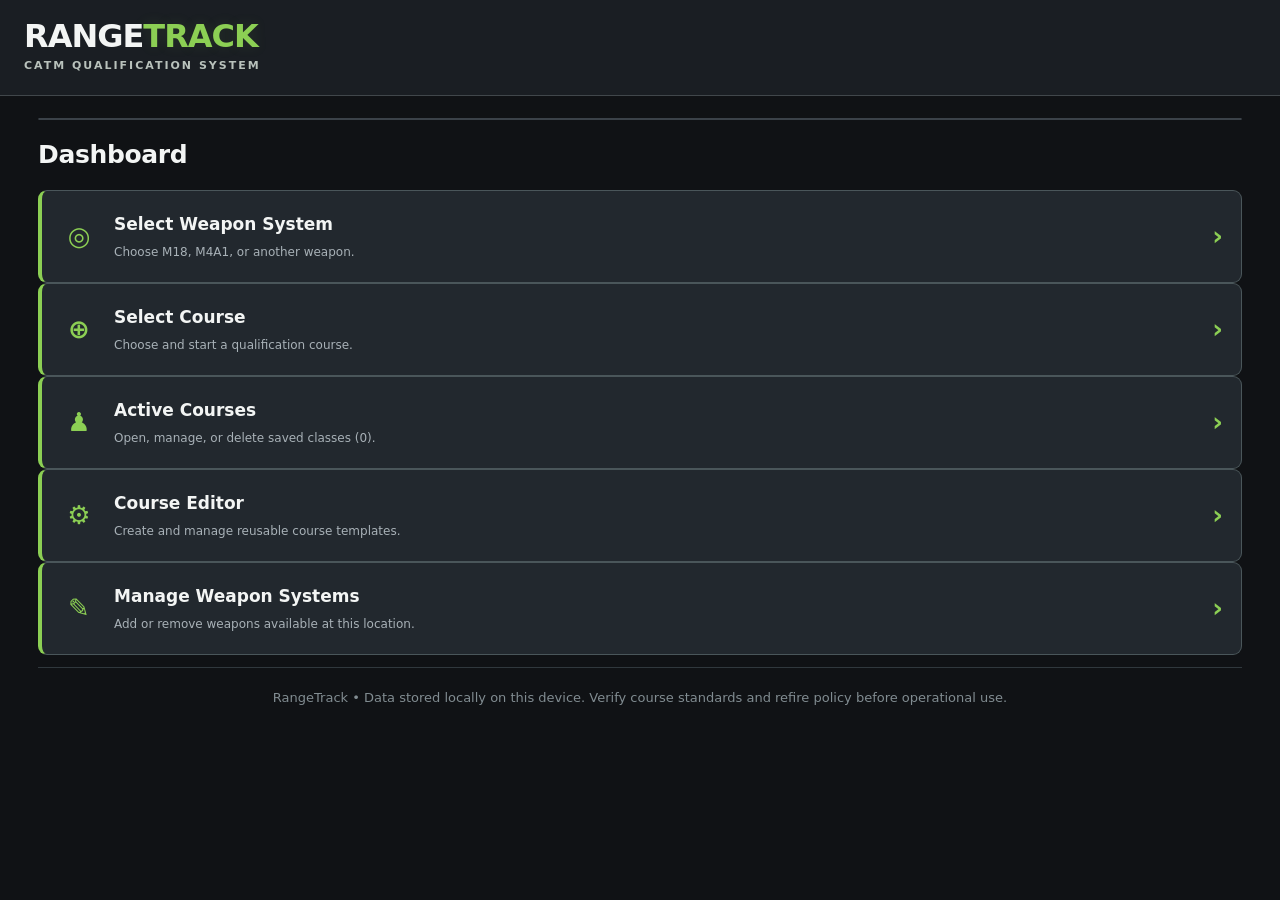
<file: backups/index-before-wallet-629.html>
<!doctype html><html lang="en"><head><meta charset="utf-8"><meta name="viewport" content="width=device-width,initial-scale=1,viewport-fit=cover"><meta name="theme-color" content="#101215"><title>RangeTrack | CATM Qualification System</title><style>

:root{font-family:system-ui,-apple-system,"Segoe UI",sans-serif;color-scheme:dark;--bg:#101215;--surface:#1c2025;--surface2:#252a30;--inset:#121519;--line:#3b4249;--text:#f3f5f4;--muted:#a8b1b7;--olive:#8ccf54;--olive-dark:#12331b;background:var(--bg);color:var(--text)}
*{box-sizing:border-box}
html,body{margin:0;min-height:100%;background:var(--bg);color:var(--text)}
body{font-size:14px;line-height:1.5}
.brand-header{background:#1a1e23;border-bottom:1px solid #41474b;padding:20px 24px}
.brand-inner{max-width:1240px;margin:auto;display:flex;justify-content:space-between;align-items:center}
.brand-text h1{font-size:32px;line-height:1;letter-spacing:-1px;margin:0 0 6px;font-weight:900}
.brand-text h1 span{color:var(--olive)}
.brand-sub{font-size:11px;font-weight:750;letter-spacing:2px;color:#b9c2bc}
main{max-width:1240px;margin:0 auto;padding:22px 18px 45px}
h2{font-size:21px;letter-spacing:-.35px;line-height:1.25;margin:0 0 12px;color:var(--text)}
h3{font-size:16px;margin:14px 0 9px}
p{margin:8px 0 13px}
.muted,.footer{color:var(--muted);font-size:13px}
.small{font-size:12px}.row{display:flex;align-items:center;flex-wrap:wrap;gap:10px}.between{justify-content:space-between}
.grid{display:grid;grid-template-columns:repeat(auto-fit,minmax(160px,1fr));gap:14px}
.panel{background:var(--surface);border:1px solid var(--line);border-radius:10px;padding:20px;margin:0 0 16px;box-shadow:0 4px 18px #0003}
label{font-size:13px;color:#dce2dd;font-weight:650;display:grid;gap:6px}
input,select,textarea{width:100%;min-width:0;background:var(--inset);border:1px solid #515c62;border-radius:7px;color:var(--text);padding:11px;font:inherit;min-height:44px}
input[type=number]{font-variant-numeric:tabular-nums}
input:focus-visible,select:focus-visible,button:focus-visible{outline:2px solid #8cff70;outline-offset:2px}
input::placeholder{color:#7f898d}
button{font:inherit;font-size:13px;font-weight:750;min-height:43px;padding:10px 15px;border-radius:7px;border:1px solid #566064;background:#2b3338;color:var(--text);cursor:pointer}
button:hover:not(:disabled){background:#3a464a}
button.primary,button.active{background:var(--olive);border-color:#93ff80;color:#152012}
button.danger{background:#76383e;border-color:#ac656c;color:#fff}
button:disabled{opacity:.42;cursor:not-allowed}
.tabs{display:flex;gap:0;background:#1b2025;border:1px solid var(--line);border-radius:9px;overflow:hidden;margin-bottom:19px}
.tabs button{flex:1;background:transparent;color:#bec5c5;border:0;border-right:1px solid #343a40;border-radius:0;min-height:48px}
.tabs button:last-child{border-right:0}
.tabs button.active{background:#193922;color:#d4ffcf;border-bottom:3px solid var(--olive)}
.entry,.areaedit{background:#252b30;border:1px solid #40494f;padding:13px;border-radius:8px;margin-top:9px}
.tag{display:inline-block;padding:6px 10px;border-radius:5px;background:#153d20;border:1px solid #36e85b;color:#baffaa;font-size:12px;font-weight:800}
.notice{background:#383224;border:1px solid #786a47;border-radius:8px;padding:12px;font-size:13px;color:#eadbb5}
.dangerarea{border-color:#825157}
.weapons{display:grid;grid-template-columns:repeat(auto-fit,minmax(110px,1fr));gap:9px}
.courses{display:grid;grid-template-columns:repeat(auto-fit,minmax(170px,1fr));gap:9px}
.weapons button,.courses button{min-height:55px}
.selected{outline:2px solid var(--olive);outline-offset:-2px}
.scroll{overflow-x:auto;-webkit-overflow-scrolling:touch}
.scoretable{border-collapse:collapse;min-width:700px;width:100%}
.scoretable th,.scoretable td{border:1px solid #465056;padding:9px;text-align:left}
.scoretable th{background:#30383d}.scoretable td{background:#22282d}
.dynamic th small{display:block;font-size:10px;color:var(--muted)}
.scoretable input{max-width:110px}
.scoretable .cellfield{display:flex;align-items:center;justify-content:space-between;gap:7px;margin:5px 0}
.scoretable .cellfield span{color:var(--muted);font-size:11px}
.scoretable .overall{border-top:1px solid #424a50;margin-top:7px;padding-top:7px}
.calculated{font-weight:750;color:#e9f0d9}
.hint{margin:8px 0}.spacer{height:8px}
.dashboard-title{font-size:25px;margin:4px 0 20px}
.dashboard-section{margin-bottom:12px}
.dashboard-card{display:flex;align-items:center;text-align:left;gap:16px;min-height:93px;width:100%;background:#22282e;border:1px solid #4a565a;border-left:4px solid var(--olive);border-radius:9px;padding:16px 18px;color:var(--text)}
.dashboard-card:hover{background:#2a3238}
.dashboard-card .dash-icon{font-size:26px;color:var(--olive);min-width:38px;text-align:center}
.dashboard-card .dash-copy{flex:1}
.dashboard-card strong{display:block;font-size:17px}
.dashboard-card small{display:block;color:var(--muted);font-size:12px;font-weight:450;margin-top:5px}
.dashboard-card .dash-chevron{font-size:26px;color:var(--olive)}
.dashboard-selection{border-left:3px solid var(--olive);padding-left:12px}
.dashboard-action{width:100%;margin-top:10px}
.score-section{padding:19px 22px 14px;background:#20252b;border-top:3px solid var(--olive)}
.score-head{display:flex;justify-content:space-between;align-items:center;gap:12px;flex-wrap:wrap}
.score-head h2{font-size:25px;margin:0}
.score-head .muted{margin:5px 0 0}
.score-toolbar{display:flex;align-items:end;gap:13px;flex-wrap:wrap;margin:19px 0 9px}
.score-table-choose{flex:1;max-width:470px}
.score-table-choose select{font-size:15px;font-weight:750}
.score-nav{display:flex;align-items:center;justify-content:space-between;gap:10px;margin:11px 0}
.score-nav button{min-width:98px;max-width:170px;flex:1}
.score-nav span{color:#d8dfd8;font-weight:750;text-align:center}
.score-roster{display:grid;gap:10px;margin-bottom:16px}
.scorer-card{border:1px solid #444d53;border-radius:9px;background:#21272d;overflow:hidden;box-shadow:0 3px 12px #0003}
.scorer-person{display:flex;align-items:center;justify-content:space-between;gap:12px;padding:13px 17px;background:#292f35;border-bottom:1px solid #444d53}
.scorer-person strong{font-size:16px;letter-spacing:.02em}
.scorer-meta{font-size:12px;color:#b3bec2;margin-top:3px}
.scorer-status{font-size:11px;font-weight:800;letter-spacing:.04em;white-space:nowrap;padding:5px 9px;border:1px solid;border-radius:5px}
.status-pass{background:#273f30;border-color:#5c8263;color:#c3ecc9}
.status-fail{background:#4c2d34;border-color:#ae646d;color:#ffd3d9}
.status-pending{background:#443c28;border-color:#866f45;color:#f5e2b4}
.scorer-fields{display:grid;grid-template-columns:repeat(auto-fit,minmax(135px,1fr));gap:11px;padding:15px 17px 6px}
.scorer-field{display:grid;gap:7px;font-size:12px;font-weight:750;color:#d5dde0}
.scorer-field input{font-size:21px;text-align:center;min-height:52px;background:#111519;color:#fff;font-weight:800}
.scorer-computed{display:flex;align-items:center;justify-content:center;background:#30373a;border:1px solid #58625f;border-radius:7px;min-height:52px;font-size:20px}
.scorer-metrics{display:flex;gap:12px 25px;flex-wrap:wrap;padding:10px 17px;color:#b2bdc0;font-size:12px}
.scorer-metrics strong{color:#f2f4f2}
.scorer-foot{border-top:1px solid #414a50;padding:11px 17px;display:flex;justify-content:space-between;align-items:center;gap:10px;flex-wrap:wrap;font-size:12px;color:#c5cecc}
.scorer-foot button{min-height:37px}
.refire-details{margin:8px 16px 12px;background:#332d27;border:1px solid #8b7251;border-radius:7px}
.refire-details summary{cursor:pointer;display:flex;align-items:center;justify-content:space-between;color:#f4dcae;padding:11px 13px;font-weight:800}
.refire-details[open] summary{border-bottom:1px solid #6e5c44}
.refire-details .scorer-fields{padding:12px}
.refire-details .scorer-metrics{padding:8px 12px}
.footer{text-align:center;border-top:1px solid #30383d;padding:20px 6px;color:#818c91}
@media(min-width:840px){.score-roster{grid-template-columns:repeat(2,minmax(0,1fr))}.score-section{padding:20px 25px}}
@media(max-width:650px){main{padding:11px 10px 30px}.brand-header{padding:17px 14px}.brand-text h1{font-size:29px}.panel{padding:14px}.tabs button{font-size:12px;padding:9px 5px}.score-section{padding:15px}.score-head h2{font-size:21px}.score-toolbar{display:block}.score-table-choose{max-width:none}.score-nav button{min-width:0;padding:8px 7px}.score-nav span{font-size:12px}.scorer-person{padding:12px}.scorer-person strong{font-size:15px}.scorer-fields{padding:12px 12px 3px;grid-template-columns:repeat(2,minmax(0,1fr));gap:10px}.scorer-field input{font-size:22px;min-height:54px}.scorer-metrics{padding:9px 12px}.scorer-foot{padding:11px 12px}.scorer-foot button{width:100%}}
@media(max-width:360px){.scorer-fields{grid-template-columns:1fr}.scorer-status{font-size:10px}}
@media print{body{background:#fff;color:#171b1f}.brand-header,.footer,.tabs{display:none!important}main{max-width:none;padding:0}#app{display:block!important}.panel{box-shadow:none}.export-controls{display:none!important}#printReport{background:#fff;color:#171b1f!important} @page{size:landscape;margin:10mm}}


/* V25 scoring table layout: real table on desktop, compact score rows on phones. */
.score-section{padding:16px 20px}
.score-toolbar{display:flex;align-items:end;justify-content:space-between;flex-wrap:wrap;gap:12px;margin:13px 0 4px}
.score-table-choose{width:min(360px,100%)}
.score-summary{display:flex;gap:18px;align-items:center;color:#b8c2c2;font-size:12px}
.score-summary strong{font-size:19px;color:#eff4e7;margin-right:4px}
.score-table-panel{padding:0;overflow:hidden}
.score-table-heading{display:flex;gap:12px;justify-content:space-between;align-items:center;background:#252b31;padding:15px 17px;border-bottom:1px solid #434b52}
.score-table-heading strong{font-size:16px}.score-table-heading span{font-size:12px;color:#b2bec0}
.score-table-scroll{overflow-x:auto;-webkit-overflow-scrolling:touch}
.range-scoring-table{width:100%;border-collapse:collapse;border-spacing:0;min-width:780px}
.range-scoring-table thead{background:#30363b}
.range-scoring-table th{text-align:center;padding:11px 9px;white-space:nowrap;font-size:12px;color:#dbe2de;font-weight:750;border-bottom:1px solid #4a5257}
.range-scoring-table th:first-child{text-align:left;min-width:158px}
.range-scoring-table td{padding:10px 8px;text-align:center;border-bottom:1px solid #3e474c;vertical-align:middle}
.range-scoring-table tbody tr:nth-child(even){background:#242a30}
.range-scoring-table tbody tr:last-child td{border-bottom:0}
.score-person-cell{text-align:left!important;min-width:148px}
.score-person-cell strong{display:block;color:#f5f7f4;font-size:13px}
.score-person-cell small,.score-course-cell small{display:block;font-size:11px;color:#aab7bc;margin-top:3px}
.score-area-cell{min-width:85px}
.table-field{display:block}
.table-field .mobile-area-label{display:none}
.table-field input{max-width:86px;width:100%;min-height:45px;padding:8px 5px;text-align:center;font-size:19px;font-weight:800}
.table-field .scorer-computed{min-height:45px;padding:7px}
.score-hits-cell{font-size:15px;color:#f6f8ef}
.score-result-cell{min-width:105px}
.score-result-cell .scorer-status{display:inline-block;padding:5px 8px}
.effective-result{font-size:10px;color:#aebbbb;margin-top:6px}
.effective-result strong{color:#dce8d5}
.score-course-cell strong{font-size:12px;color:#e8ede4}
.score-actions-cell{min-width:143px}
.remedial-button{font-size:11px;padding:7px 9px;min-height:35px;white-space:nowrap}
.refire-details{margin:9px 0 0;text-align:left;width:min(330px,100%);min-width:175px}
.refire-field-grid{display:grid;grid-template-columns:repeat(2,minmax(0,1fr));gap:9px;padding:10px}
.refire-field-grid input{max-width:100%;min-width:0;font-size:18px;min-height:42px;text-align:center}
.refire-details .scorer-metrics{font-size:11px;display:flex;gap:7px}
.score-bottom .muted{margin-top:8px}
@media(max-width:700px){
 .score-toolbar{align-items:stretch}
 .score-summary{width:100%;justify-content:space-between;background:#252b30;border-radius:7px;padding:9px 12px;gap:5px}
 .score-table-scroll{overflow:visible}
 .range-scoring-table{display:block;min-width:0;width:100%}
 .range-scoring-table thead{display:none}
 .range-scoring-table tbody{display:grid;gap:9px;padding:10px}
 .range-scoring-table tbody tr{display:grid;grid-template-columns:repeat(2,minmax(0,1fr));gap:0;overflow:hidden;border:1px solid #424c52;border-radius:8px;background:#242a30!important}
 .range-scoring-table td{display:block;border:0;text-align:left;padding:9px 10px;min-width:0}
 .range-scoring-table .score-person-cell{grid-column:1/-1;min-width:0;background:#30363c;border-bottom:1px solid #465057;padding:10px 12px}
 .score-person-cell strong{font-size:15px}
 .score-person-cell small{font-size:12px}
 .range-scoring-table .score-area-cell{min-width:0;padding:10px 7px 2px}
 .range-scoring-table .score-area-cell:nth-child(even){padding-left:12px}
 .range-scoring-table .score-area-cell:nth-child(odd){padding-right:12px}
 .table-field .mobile-area-label{display:block;margin-bottom:5px;font-size:11px;color:#c5d0d0;min-height:16px}
 .table-field input{max-width:none;width:100%;min-height:49px;font-size:21px}
 .range-scoring-table .score-hits-cell,.range-scoring-table .score-result-cell{padding:8px 12px;border-top:1px solid #374248}
 .score-hits-cell:before,.score-result-cell:before{content:attr(data-label);display:block;color:#9daeb5;font-size:10px;font-weight:650;margin-bottom:3px}
 .range-scoring-table .score-course-cell{grid-column:1/-1;border-top:1px solid #374248}
 .range-scoring-table .score-actions-cell{grid-column:1/-1;border-top:1px solid #454e54;padding:8px 12px}
 .score-actions-cell:empty{display:none}
 .remedial-button{width:auto;min-width:170px}
 .refire-details{min-width:0;width:100%;margin-top:3px}
 .refire-field-grid{grid-template-columns:repeat(2,minmax(0,1fr))}
 .score-table-panel{background:#1b2025}
 .score-table-heading{padding:11px 12px}
 .score-table-heading span{font-size:11px}
}


/* V25 Tactical Lime accent polish. Charcoal surfaces remain unchanged. */
:root{--accent:#8ccf54;--accent-soft:#c3e8a1;--accent-glow:rgba(140,207,84,.17)}
.brand-text h1 span{color:var(--accent);text-shadow:0 0 14px rgba(140,207,84,.12)}
button.primary,button.active{background:var(--accent);border-color:#addf84;color:#172112}
button.primary:hover:not(:disabled){background:#a1db6e;box-shadow:0 0 0 2px rgba(140,207,84,.12)}
.tabs button.active{background:#283c25;color:#d7efc0;border-bottom:3px solid var(--accent)}
.tag{background:#273b25;border-color:#6eac48;color:#cdf0b0}
.dashboard-card{border-left-color:var(--accent)}
.dashboard-card .dash-icon,.dashboard-card .dash-chevron{color:var(--accent)}
.scorer-field input:focus,.table-field input:focus{border-color:var(--accent);box-shadow:0 0 0 2px rgba(140,207,84,.16)}
.score-section{border-top-color:var(--accent)}
.score-nav button.primary{background:var(--accent)}
.score-summary strong{color:#c3e8a1}
.score-table-heading strong{color:#c6e9a8}
button:focus-visible,input:focus-visible,select:focus-visible{outline-color:var(--accent)}
@media print{.report-preview,#printReport{box-shadow:none!important;text-shadow:none!important}}

/* V25.3: purpose-built dense class scoring grid, not the old responsive shooter cards */
.score-grid-header{padding:16px 20px 12px}
.score-grid-header .score-toolbar{justify-content:space-between;margin:11px 0 12px}
.score-grid-header .score-nav{margin:0;min-width:270px}
.score-nav-compact span{background:#2a3035;border:1px solid #414a50;padding:8px 13px;border-radius:6px;font-weight:850;white-space:nowrap}
.class-score-stats{display:flex;align-items:stretch;gap:18px;border-top:1px solid #414950;padding:12px 0 0;flex-wrap:wrap}
.class-score-stats>div:not(.class-auto-save){display:flex;align-items:baseline;gap:7px}
.class-score-stats b{font-size:20px;color:#8ccf54;line-height:1}
.class-score-stats span{font-size:12px;color:#b1bcc0}
.class-auto-save{margin-left:auto;display:flex;align-items:center;gap:6px;font-size:11px;color:#aab6b5}
.live-save-dot{display:inline-block;width:7px;height:7px;background:#8ccf54;border-radius:50%}
.score-grid-panel{padding:0;overflow:hidden}
.score-grid-title{display:flex;justify-content:space-between;align-items:center;padding:13px 17px;gap:12px;background:#242a30;border-bottom:1px solid #454e53}
.score-grid-title strong{display:block;font-size:16px;color:#f4f7f2}
.score-grid-title small{display:block;font-size:11px;color:#b3bec2;margin-top:3px}
.score-grid-title>span{color:#aabcbe;font-size:12px}
.score-grid-scroll{width:100%;overflow-x:auto;-webkit-overflow-scrolling:touch;overscroll-behavior-inline:contain}
.score-grid-columns,.score-grid-row{display:grid;min-width:var(--score-min-width,790px);align-items:stretch}
.score-grid-columns{background:#32383e;border-bottom:1px solid #525c62}
.score-grid-columns>div{padding:12px 7px;text-align:center;color:#dce5dd;font-size:11px;font-weight:800;display:flex;align-items:center;justify-content:center;line-height:1.2;border-right:1px solid #454e54}
.score-grid-columns>div:first-child{text-align:left;justify-content:flex-start;padding-left:15px}
.score-grid-shooter-group{display:block;background:#1d2227;border:0;border-bottom:1px solid #3d464b;border-radius:0;box-shadow:none;margin:0;padding:0}
.score-grid-shooter-group:nth-child(2n+1){background:#242a2f}
.score-grid-shooter-group:last-child{border-bottom:0}
.score-grid-row>div{min-width:0;border-right:1px solid #343d42;display:flex;align-items:center;justify-content:center;padding:9px 6px}
.score-grid-row>div:last-child{border-right:0}
.score-grid-row .grid-shooter{display:flex;align-items:flex-start;flex-direction:column;justify-content:center;padding-left:15px;gap:3px}
.grid-shooter strong{font-size:13px;color:#f2f5f1;line-height:1.3}
.grid-shooter small{font-size:10px;color:#8a969c;letter-spacing:.02em}
.grid-metadata{font-size:13px;color:#d2dcda}
.grid-input-cell{padding:7px 6px!important}
.grid-score-input{height:45px;min-height:45px;width:100%;max-width:92px;border:1px solid #556265;border-radius:6px;background:#11161a;color:#f3f6f3;font-size:19px;text-align:center;font-weight:800;padding:5px}
.grid-score-input:focus{border-color:#8ccf54;box-shadow:0 0 0 2px #8ccf5440}
.grid-calc{display:flex;align-items:center;justify-content:center;background:#2b3338;border:1px solid #465357;border-radius:6px;min-height:45px;width:100%;color:#dbe6d9;font-size:16px;font-weight:800}
.grid-hits strong{color:#dcecd2;font-size:16px}
.grid-result,.grid-overall{display:flex;flex-direction:column;gap:4px}
.grid-result small,.grid-overall small{font-size:10px;text-align:center;color:#abb9bb;line-height:1.2;overflow-wrap:anywhere}
.grid-result .scorer-status{font-size:10px;padding:5px 6px}
.grid-overall strong{font-size:16px;color:#f0f4f0}
.grid-remedial-bar{background:#1b2025;display:flex;align-items:center;justify-content:flex-end;gap:12px;padding:5px 12px 7px;border-top:1px solid #333c40}
.grid-remedial-bar span{font-size:10px;color:#a9b5b6}
.grid-remedial-bar button{font-size:10px;min-height:29px;padding:5px 10px}
.grid-remedial-bar button:disabled{opacity:.24}
.grid-refire{background:#292b2a;border:0;border-top:1px solid #5d664c;border-radius:0;margin:0;width:100%;min-width:var(--score-min-width,790px)}
.grid-refire summary{cursor:pointer;background:#31362e;display:flex;align-items:center;justify-content:space-between;gap:12px;padding:7px 15px;color:#cce7ad;font-size:12px;font-weight:750}
.grid-refire summary span:last-child{color:#c1c9c1;font-size:11px}
.grid-refire[open] summary{border-bottom:1px solid #495645}
.refire-grid-scroll{overflow:visible}
.score-refire-row{background:#252c29}
.score-refire-row .grid-shooter strong{color:#bfe4a6}
.score-refire-row .grid-overall,.score-refire-row .grid-result{font-size:11px;color:#d1dfca}
.score-grid-caption{font-size:11px;padding:9px 15px;background:#1a1f24;border-top:1px solid #353e44;color:#9faeb2}
.score-grid-bottom .score-nav{max-width:510px;margin:0 auto}
@media(min-width:900px){.score-grid-scroll{overflow-x:auto}.score-grid-header{padding:17px 23px 13px}}
@media(max-width:700px){
 .score-grid-header{padding:14px}
 .score-grid-header .score-toolbar{display:grid;gap:11px}
 .score-grid-header .score-table-choose{width:100%;max-width:none}
 .score-grid-header .score-nav{min-width:0;width:100%;display:flex}
 .class-score-stats{gap:10px;justify-content:space-between}
 .class-auto-save{flex-basis:100%;justify-content:flex-end}
 .score-grid-title{padding:11px 13px}
 .score-grid-scroll{position:relative}
 .score-grid-columns>div{padding:10px 5px;font-size:10px}
 .score-grid-row>div{padding:7px 5px}
 .grid-score-input{height:46px;min-height:46px}
 .score-grid-caption{display:block}
}


/* V25.4 mobile-first scoring: no horizontal scrolling, lane-locked entries. */
.mobile-score-label{display:none}
@media(max-width:700px){
 .score-grid-panel{border-radius:9px;overflow:hidden}
 .score-grid-scroll{overflow-x:hidden!important;overflow-y:visible!important;width:100%!important}
 .score-grid-scroll .score-grid-columns{display:none!important}
 .score-grid-shooter-group{width:100%;min-width:0!important;overflow:hidden;border:1px solid #465057!important;border-radius:8px!important;margin:0 0 8px!important;background:#20262b!important}
 .score-grid-shooter-group:nth-child(odd){background:#242b30!important}
 .score-grid-scroll{padding:8px}
 .score-grid-row,.score-grid-row.score-refire-row{
   min-width:0!important;width:100%!important;display:grid!important;
   grid-template-columns:repeat(4,minmax(0,1fr))!important;
   gap:0!important;align-items:stretch!important
 }
 .score-grid-row>div{min-width:0!important;border-right:0!important}
 .score-grid-row .grid-shooter{
   grid-column:1/-1!important;display:flex!important;flex-direction:row!important;
   align-items:baseline!important;justify-content:space-between!important;
   gap:8px!important;padding:8px 10px!important;background:#30373d!important;
   border-bottom:1px solid #454f55!important
 }
 .grid-shooter strong{font-size:13px!important;font-weight:850!important;white-space:normal!important}
 .grid-shooter small{font-size:10px!important;white-space:nowrap!important;color:#b5c1c2!important}
 .score-grid-row .grid-metadata{display:none!important}
 .score-grid-row .grid-input-cell{display:flex!important;flex-direction:column!important;gap:3px!important;padding:7px 3px 6px!important;min-width:0!important}
 .mobile-score-label{display:block!important;min-height:13px;max-width:100%;overflow:hidden;text-overflow:ellipsis;white-space:nowrap;text-align:center;color:#bfcac8;font-weight:750;font-size:10px;letter-spacing:.015em;line-height:1.25}
 .grid-score-input{width:100%!important;max-width:none!important;min-width:0!important;
  height:43px!important;min-height:43px!important;font-size:18px!important;padding:4px 2px!important;
  border-radius:5px!important;-webkit-appearance:none;appearance:textfield}
 .grid-calc{min-height:43px!important;height:43px!important;font-size:16px!important}
 .score-grid-row .grid-hits{
  grid-column:1/span 1!important;grid-row:auto!important;
  padding:5px 4px 6px!important;background:#1b2226;border-top:1px solid #3d474c!important
 }
 .score-grid-row .grid-hits:before{content:"Hits";display:block;color:#a5b3b4;font-size:9px;font-weight:700;margin-bottom:3px}
 .score-grid-row .grid-result{
  grid-column:2/span 2!important;padding:5px 4px 6px!important;
  background:#1b2226;border-top:1px solid #3d474c!important
 }
 .score-grid-row .grid-result:before{content:"Table";display:block;color:#a5b3b4;font-size:9px;font-weight:700;margin-bottom:3px}
 .score-grid-row .grid-overall{
  grid-column:4/span 1!important;padding:5px 4px 6px!important;
  background:#1b2226;border-top:1px solid #3d474c!important
 }
 .score-grid-row .grid-overall:before{content:"Course";display:block;color:#a5b3b4;font-size:9px;font-weight:700;margin-bottom:3px}
 .score-grid-row .grid-hits,.score-grid-row .grid-result,.score-grid-row .grid-overall{
  display:flex!important;flex-direction:column!important;justify-content:center!important;align-items:center!important;gap:3px!important;
  text-align:center!important
 }
 .grid-hits strong,.grid-overall strong{font-size:14px!important}
 .grid-result .scorer-status{font-size:10px!important;padding:3px 7px!important;max-width:100%}
 .grid-result small,.grid-overall small{font-size:9px!important;line-height:1.1!important}
 .grid-remedial-bar{min-height:0!important;gap:7px!important;justify-content:flex-end!important;padding:4px 9px!important}
 .grid-remedial-bar:has(button:disabled){display:none!important}
 .grid-remedial-bar span{display:none}
 .grid-remedial-bar button{min-height:31px!important;padding:5px 11px!important}
 .grid-refire{width:100%!important;min-width:0!important;margin:0!important;overflow:hidden}
 .grid-refire summary{font-size:11px!important;padding:8px 10px!important}
 .refire-grid-scroll{width:100%!important;overflow:hidden!important}
 .score-refire-row .grid-shooter{background:#303b32!important}
 .score-refire-row .grid-overall,.score-refire-row .grid-result{font-size:10px!important}
 .score-grid-caption{font-size:10px!important;padding:7px 10px!important}
}
@media(max-width:370px){
 .score-grid-scroll{padding:5px!important}
 .score-grid-row .grid-shooter{padding:8px!important}
 .grid-shooter small{font-size:9px!important}
 .grid-score-input{font-size:17px!important}
 .grid-result .scorer-status{font-size:9px!important}
}


.draft-official{margin:12px 0 6px}
.card-shooter-editor{margin-top:10px;padding:9px 11px;border:1px solid #3b474b;border-radius:7px;background:#1a2024}
.card-shooter-editor summary{cursor:pointer;color:#c7dfa9;font-weight:700}
.card-shooter-editor .grid{margin-top:12px}
.card-export-person{display:flex;align-items:center;gap:12px;padding:11px 9px;border-bottom:1px solid #3a4348}
.card-export-person input{width:19px;min-height:19px;flex:0 0 auto;accent-color:#8ccf54}
.card-export-person span{display:block}.card-export-person small{display:block;color:#acb7bc;font-weight:400}
.card-export-list{margin:12px 0;border:1px solid #3a4348;border-radius:8px;max-height:360px;overflow:auto}
.daf629-print{padding:0!important;display:grid;grid-template-columns:repeat(auto-fit,minmax(295px,1fr));gap:12px}
.daf629-card{background:#fff;color:#141a1b;border:1px solid #151515;border-radius:0;padding:12px;break-inside:avoid;page-break-inside:avoid;font:11px Arial,sans-serif}
.card629-top{display:flex;flex-direction:column;border-bottom:2px solid #222;padding-bottom:7px;margin-bottom:8px}
.card629-top strong{font-size:14px}
.card629-fields{display:grid;grid-template-columns:1fr 1fr;gap:6px 12px}
.card629-field{border-bottom:1px solid #aaa;min-height:31px;display:flex;flex-direction:column;justify-content:space-between;gap:2px}
.card629-field span{font-size:9px;color:#4b4b4b;font-weight:600}
.card629-field strong{font-size:11px;overflow-wrap:anywhere}
.card629-signatures{display:grid;gap:9px;margin:13px 0 9px}
.card629-signatures>div{display:flex;gap:10px;align-items:end;font-size:10px}
.card629-signatures span{flex:1;border-bottom:1px solid #222;min-height:18px}
.card629-disclaimer{font-size:8px;color:#555;border-top:1px solid #aaa;padding-top:5px}
@media print{
 @page{size:letter portrait;margin:8mm}
 .daf629-print{display:grid!important;grid-template-columns:repeat(2,minmax(0,1fr))!important;gap:5mm!important;padding:0!important;background:white!important;color:#111!important}
 .daf629-card{border:1px solid #222!important;padding:8px!important;box-shadow:none!important;color:#111!important;background:#fff!important}
 .daf629-card *{color:#111!important}
}

</style>
<style id="rangetrack-export-styles">
#printReport{background:white;color:#161b20;padding:20px;font:12px Arial,sans-serif;overflow:auto}
#printReport h1{font-size:22px;color:#161b20}#printReport h2{font-size:17px;margin:22px 0 8px}#printReport h3{font-size:15px;margin:14px 0 5px}#printReport h4{font-size:12px;margin:10px 0 4px}
#printReport .export-table{border-collapse:collapse;width:100%;font-size:10px;table-layout:auto}
#printReport .export-table th,#printReport .export-table td{border:1px solid #999;padding:5px;text-align:left;overflow-wrap:anywhere;color:#161b20;background:white}
#printReport .export-table th{background:#e8ebed;font-weight:bold}
#printReport .export-person{break-inside:avoid;page-break-inside:avoid;margin-top:18px}
#printReport .export-footer{font-size:9px;margin-top:20px}
@media print{body{background:white!important;color:black!important}body>header{display:none!important}body>main{display:block!important;background:white!important;padding:0!important;margin:0!important;max-width:none!important}main>#nav,main>.footer{display:none!important}#app{display:block!important;background:white!important;padding:0!important;margin:0!important;max-width:none!important}.export-controls{display:none!important}#printReport{padding:0!important;overflow:visible!important}#printReport .export-table{font-size:9px} @page{size:landscape;margin:10mm}}

/* V23 compact class summary: native table on desktop and printable landscape; cards on phone. */
.report-preview{background:#fff;color:#171d1b;border-radius:9px;padding:12px;overflow:hidden}
.report-heading h2{margin:0 0 5px;font-size:18px;color:#1b231e}.report-heading p{font-size:12px;line-height:1.6;margin:4px 0 10px;color:#252d27}
.report-table-wrap{width:100%;overflow-x:auto;-webkit-overflow-scrolling:touch}
.report-table{border-collapse:collapse;width:100%;font:12px Arial,sans-serif;color:#1d251f}
.report-table th{background:#292d2a;color:#fff;font-weight:bold;white-space:nowrap}
.report-table th,.report-table td{padding:7px 8px;border:1px solid #aeb6b0;text-align:center}
.report-table th:nth-child(2),.report-table td:nth-child(2){text-align:left;font-weight:600}
.report-table tbody tr:nth-child(even){background:#f3f5f3}
.report-table .result-pass{background:#e2f3dd;color:#1c582c;font-weight:bold}.report-table .result-fail{background:#f9dada;color:#9b2525;font-weight:bold}
.report-note{color:#5b625c;font-size:11px;margin:10px 0 0}
#printReport .report-heading h2{font-size:21px}#printReport .report-table{font-size:10px}#printReport .report-note{font-size:9px}
@media screen and (max-width:650px){
 .report-preview{padding:9px}
 .report-table,.report-table tbody,.report-table tr,.report-table td{display:block;width:100%}
 .report-table thead{display:none}
 .report-table tr{border:1px solid #c7cfca;border-radius:8px;overflow:hidden;margin:12px 0;background:white!important}
 .report-table tr td{display:flex;justify-content:space-between;align-items:center;gap:8px;border:0;border-bottom:1px solid #e2e5e2;text-align:right!important;font-weight:500;padding:8px 10px}
 .report-table tr td:last-child{border-bottom:0}
 .report-table td::before{content:attr(data-label);text-align:left;font-weight:700;color:#303a32}
 .report-table tr td:nth-child(2){font-weight:800}
 .report-table .result-pass{background:#e2f3dd}.report-table .result-fail{background:#f9dada}
}
@media print{
 #printReport .report-table,#printReport .report-table tbody,#printReport .report-table tr,#printReport .report-table td{display:revert!important;width:auto!important}
 #printReport .report-table thead{display:table-header-group!important}
 #printReport .report-table tr{border:0!important;margin:0!important;border-radius:0!important}
 #printReport .report-table td{display:table-cell!important;border:1px solid #999!important;padding:5px!important;text-align:center!important}
 #printReport .report-table td::before{display:none!important}
 #printReport .report-table th{color:#fff!important;background:#292d2a!important;-webkit-print-color-adjust:exact;print-color-adjust:exact}
 #printReport .result-pass,#printReport .result-fail{-webkit-print-color-adjust:exact;print-color-adjust:exact}
 #printReport .report-heading{break-after:avoid}#printReport .report-table tr{break-inside:avoid}
}
</style>
</head><body><header class="brand-header"><div class="brand-inner"><div class="brand-text"><h1>RANGE<span>TRACK</span></h1><div class="brand-sub">CATM QUALIFICATION SYSTEM</div></div></div></header><main><div id="nav" class="tabs"></div><div id="app"></div><div class="footer">RangeTrack • Data stored locally on this device. Verify course standards and refire policy before operational use.</div></main><script>
'use strict';
const KEY='catm-scoring-v3', PREV='catm-scoring-v2'; // V4 uses existing V3 storage
const CATALOG={'M18':['AFQC','DQC','BAT','Sustainment'],'Glock 19':['BAT'],'Glock 26':['BAT'],'M4A1':['Zero Fire','AFQC','DQC','Sustainment'],'M4':['Zero Fire','AFQC','DQC','Sustainment'],'M110A1':['Annual','Recurring','Sustainment']};
const safe=x=>String(x??'').replace(/[&<>"']/g,c=>({'&':'&amp;','<':'&lt;','>':'&gt;','"':'&quot;'}[c]));
const DEFAULT_WEAPONS=['M18','Glock 19','Glock 26','M4A1','M4','M110A1'];
const STARTERS=[['AFQC',['M18','M4A1','M4']],['DQC',['M18','M4A1','M4']],['BAT',['M18','Glock 19','Glock 26']],['Zero Fire',['M4A1','M4']],['Annual',['M110A1']],['Recurring',['M110A1']],['Sustainment',['M18','M4A1','M4','M110A1']]];
const starterCourses=()=>STARTERS.map(([name,weapons],i)=>({id:'c'+i,name,weapons,phases:[{id:'p1',name:'Table 1',rounds:'',areas:[{id:'a1',name:'Scoring Requirement 1',mode:'manual',sources:[],qual:'',expert:''}],time:{enabled:false,seconds:''}}],defaultRounds:0,notes:'Unverified placeholder. Set actual course requirements before operational use.',version:1}));
// Verified M18 DQC scoring configuration (DAFMAN 31-131V2, para 19.3.4).
// Three cumulative evaluation tables; every scoreable area remains fully editable.
const M18_DQC_ID='c-m18-dqc-preloaded';
function m18DqcCourse(){
 const area=(id,name,expert)=>({id,name,mode:'manual',sources:[],qual:'',expert,countScore:true});
 const table=(id,name,rounds,qualMin,expertTotal,vital,head)=>({
  id,name,rounds,qualMin,expertTotal,
  areas:[area(id+'-vital','Vital Area (10-inch)',vital),area(id+'-head','Head (6-inch)',head),area(id+'-outside','Outside Zones (Silhouette)','')],
  time:{enabled:false,seconds:''}
 });
 return {id:M18_DQC_ID,name:'M18 DQC (Preloaded)',weapons:['M18'],defaultRounds:100,version:1,
  notes:'DAFMAN 31-131V2 para 19.3.4. Score each table cumulatively after all orders of fire. Expert requires every table to meet its Expert thresholds. Verify refire rules before operational use.',
  phases:[table('m18dqc-t1','Phase I: Basic Marksmanship Evaluation',25,18,25,19,2),
          table('m18dqc-t2','Phase II: Advanced Marksmanship Evaluation',25,18,25,20,2),
          table('m18dqc-t3','Phase III: Limited Visibility Evaluation',50,35,50,43,1)]};
}
const fresh=()=>({weapon:'',course:'',view:'home',sessions:{},courses:starterCourses(),editing:''});
let db;try{db=JSON.parse(localStorage.getItem(KEY))||JSON.parse(localStorage.getItem(PREV))||fresh()}catch{db=fresh()};if(!db.sessions)db=fresh();if(!Array.isArray(db.courses))db.courses=starterCourses();if(!db.editing)db.editing='';if(!Array.isArray(db.weapons))db.weapons=[...DEFAULT_WEAPONS];db.weapons=[...new Set(db.weapons.filter(w=>typeof w==='string'&&w.trim()).map(w=>w.trim()))];if(!localStorage.getItem(KEY)){const migrated={};for(const [k,s] of Object.entries(db.sessions)){const [w,name]=k.split('|');const c=db.courses.find(c=>c.name===name&&c.weapons.includes(w));if(c){s.template=JSON.parse(JSON.stringify(c));migrated[w+'|'+c.id]=s}else migrated[k]=s}db.sessions=migrated;db.course='';db.view='home'}
// Add the official M18-specific starter once, without overwriting any saved templates or sessions.
if(!db.courses.some(c=>c.id===M18_DQC_ID))db.courses.push(m18DqcCourse());
const WEAPONS=db.weapons;
const courseById=id=>db.courses.find(c=>c.id===id);
const selectedCourse=()=>courseById(db.course);
const availableCourses=w=>db.courses.filter(c=>c.weapons.includes(w));
const uid=()=>Date.now().toString(36)+Math.random().toString(36).slice(2,8);
const attr=safe;
const phases=()=>selectedCourse()?.phases||[];
const keyFor=(w,c)=>w+'|'+c;
const courseKey=c=>c.id;
const sessionKey=()=>keyFor(db.weapon,db.course);
const currentTemplate=()=>selectedCourse();
const sid=(w,c)=>keyFor(w,c), current=()=>db.sessions[sessionKey()], shooter=()=>current()?.shooters.find(x=>x.id===current().selected)||current()?.shooters[0];
const save=()=>{try{localStorage.setItem(KEY,JSON.stringify(db))}catch(e){alert('Unable to save locally. Check Safari storage settings.')}};
const n=x=>x===''?'':Math.max(0,Math.floor(Number(x)||0));
const blank=()=>({head:'',body:'',exterior:''});
const newArea=(name='New area',mode='manual',sources=[])=>({id:'a'+uid(),name,mode,sources,qual:'',expert:'',countScore:true});
function normalizeTable(t){
 // V9 templates used nested firing phases. Preserve every area as an editable table area.
 if((t.scoringPhases||[]).length===1 && !t.v10Migrated){t.areas=t.scoringPhases[0].areas||t.areas;t.v10Migrated=true;}
 if(!Array.isArray(t.areas)||!t.areas.length){
  const groups=t.scoringPhases||[];
  if(groups.length===1)t.areas=groups[0].areas||[];
  else if(groups.length>1){
   t.areas=groups.flatMap(ph=>(ph.areas||[]).map(a=>({...a,id:'a'+uid(),name:ph.name+' / '+a.name})));
  }else t.areas=[newArea('Scoring Area 1')];
 }
 t.areas.forEach(a=>{if(a.countScore===undefined)a.countScore=a.mode!=='sum';if(!Array.isArray(a.sources))a.sources=[];});
 if(t.qualMin===undefined)t.qualMin='';
 if(t.expertTotal===undefined)t.expertTotal='';
 return t;
}
function normalizeCourse(c){if(!Array.isArray(c.phases)||!c.phases.length)c.phases=[{id:'p'+uid(),name:'Table 1',rounds:''}];c.phases.forEach(normalizeTable);if(!c.requirements)c.requirements={qual:'',expert:''};return c}
db.courses.forEach(c=>{if((c.version||1)!==1||c.phases?.length!==3)return;const untouched=c.phases.every((t,i)=>t.name==='Phase '+(i+1)&&(!t.rounds||t.rounds==='')&&(!t.time||!t.time.enabled)&&(!t.areas||t.areas.length===4&&t.areas.map(a=>a.name).join('|')==='Head|Body|Exterior|Overall'&&t.areas.every(a=>a.qual===''&&a.expert==='')));if(untouched)c.phases=[{id:'p'+uid(),name:'Table 1',rounds:'',areas:[newArea('Scoring Area 1')],time:{enabled:false,seconds:''}}]});
db.courses.forEach(normalizeCourse);Object.values(db.sessions).forEach(s=>{if(s.template){
 for(const t of s.template.phases||[]){const old=t.scoringPhases||[];
  if(old.length===1){for(const shooter of s.shooters||[]){for(const key of ['initialScores','refireScores']){const dest=shooter[key]||{};if(dest[old[0].id]&&!dest[t.id])dest[t.id]={...dest[old[0].id]};}}}
 }
 normalizeCourse(s.template);
}});
const tableList=()=>current()?.template?.phases||[];
const scoringPhases=t=>[t];
const phaseAsTable=(t,ph)=>t;
const areaValue=(record,table,area,seen=new Set())=>{if(!area||seen.has(area.id))return '';const raw=record?.[area.id];if(area.mode!=='sum')return raw==null?'':raw;const next=new Set(seen);next.add(area.id);const values=(area.sources||[]).map(id=>areaValue(record,table,table.areas.find(a=>a.id===id),next));return values.length&&values.every(v=>v!==''&&Number.isFinite(Number(v)))?values.reduce((sum,v)=>sum+Number(v),0):''};
const countSelected=(rec,table,key)=>{const areas=table.areas.filter(a=>a.mode!=='sum'&&a[key]);if(!areas.length)return '';const vals=areas.map(a=>areaValue(rec,table,a));return vals.every(v=>v!==''&&Number.isFinite(Number(v)))?vals.reduce((n,v)=>n+Number(v),0):''};
const countAllPaper=(rec,table)=>{const areas=table.areas.filter(a=>a.mode!=='sum');if(!areas.length)return '';const vals=areas.map(a=>areaValue(rec,table,a));return vals.every(v=>v!==''&&Number.isFinite(Number(v)))?vals.reduce((sum,v)=>sum+Number(v),0):''};
const scoreTotals=(rec,table)=>({qualifying:countSelected(rec,table,'countScore'),paper:countAllPaper(rec,table)});
const attemptRecord=(p,attempt,table)=>{const dest=attempt==='initial'?p.initialScores:p.refireScores;return dest[table.id]||{}};
function evaluateTable(p,attempt,table){
 const rec=attemptRecord(p,attempt,table);
 const manual=table.areas.filter(a=>a.mode!=='sum');
 if(!manual.length||manual.some(a=>(rec[a.id]??'')===''))return 'Incomplete';
 const totals=scoreTotals(rec,table);
 if(table.qualMin!==''&&table.qualMin!=null&&Number(totals.qualifying)<Number(table.qualMin))return 'Fail';
 for(const a of table.areas){if(a.qual!==''&&a.qual!=null&&Number(areaValue(rec,table,a))<Number(a.qual))return 'Fail'}
 return table.qualMin!==''||table.areas.some(a=>a.qual!=='')?'Pass':'Recorded';
}
function evaluateExpert(p,attempt,table){
 const rec=attemptRecord(p,attempt,table),totals=scoreTotals(rec,table);
 if(evaluateTable(p,attempt,table)==='Incomplete'||evaluateTable(p,attempt,table)==='Fail')return false;
 const has=table.expertTotal!==''||table.areas.some(a=>a.expert!=='');
 if(!has)return false;
 if(table.expertTotal!==''&&Number(totals.qualifying)<Number(table.expertTotal))return false;
 return table.areas.every(a=>a.expert===''||Number(areaValue(rec,table,a))>=Number(a.expert));
}
function tableStatus(p,attempt,t){
 const basic=evaluateTable(p,attempt,t);
 if(basic==='Incomplete')return 'Incomplete';
 if(basic==='Fail')return 'Fail';
 if(evaluateExpert(p,attempt,t))return 'Expert';
 return basic==='Pass'?'Qualified':'Recorded';
}
// Only explicitly initiated remedial attempts appear. Existing recorded refires remain visible
// for backwards compatibility with earlier RangeTrack versions.
function hasLegacyRefire(p){return p.remedialInitiated===undefined && Object.values(p.refireScores||{}).some(rec=>Object.values(rec||{}).some(v=>v!==''&&v!==null&&v!==undefined))}
function remedialActive(p){return p.remedialInitiated===true||hasLegacyRefire(p)}
function refireEligible(p,t){return remedialActive(p)&&tableStatus(p,'initial',t)==='Fail'}
function initiateRemedial(){
 const p=shooter();if(!p)return;
 const failed=tableList().filter(t=>tableStatus(p,'initial',t)==='Fail');
 if(!failed.length){alert('No failed Firing Tables are available for remedial scoring. Complete and review the initial scores first.');return}
 p.remedialInitiated=true;
 save();render();
}
function effectiveTableStatus(p,t){
 const initial=tableStatus(p,'initial',t);
 if(!refireEligible(p,t))return initial;
 const retry=tableStatus(p,'refire',t);
 return retry==='Incomplete'?initial:retry;
}
function effectivePaperTotal(p){
 const vals=tableList().map(t=>scoreTotals(attemptRecord(p,refireEligible(p,t)&&tableStatus(p,'refire',t)!=='Incomplete'?'refire':'initial',t),t).paper);
 return vals.every(v=>v!=='')?vals.reduce((sum,v)=>sum+Number(v),0):'';
}
function overallStatus(p){
 const statuses=tableList().map(t=>effectiveTableStatus(p,t));
 if(!statuses.length||statuses.some(x=>x==='Incomplete'||x==='Recorded'))return 'Incomplete';
 if(statuses.some(x=>x==='Fail'))return 'Fail';
 return statuses.every(x=>x==='Expert')?'Expert':'Qualified';
}
function coursePaperTotal(p,attempt){
 const vals=tableList().map(t=>scoreTotals(attemptRecord(p,attempt,t),t).paper);
 return vals.every(x=>x!=='')?vals.reduce((sum,x)=>sum+Number(x),0):'';
}
function overallSummary(p){
 const initial=effectivePaperTotal(p);
 const status=overallStatus(p);
 return `<section class="panel" id="overallSummary"><h2>Overall Course Summary</h2><div class="row between"><strong>Total Hits on Paper (All Tables)</strong><strong style="font-size:24px" data-course-paper="initial">${initial===''?'—':initial}</strong></div><div class="row between" style="margin-top:12px"><strong>Overall Status</strong><strong style="font-size:24px" data-course-status>${status}</strong></div><p class="muted">Each failed Table uses its completed refire score in place of its initial score for final status and total hits. Incomplete refires retain the initial failed result.</p></section>`;
}
function setAreaScore(id,attempt,tableId,areaId,value){const p=current().shooters.find(x=>x.id===id);if(!p)return;const dest=attempt==='initial'?p.initialScores:p.refireScores;if(!dest[tableId])dest[tableId]={};dest[tableId][areaId]=value===''?'':n(value);save();if(db.view==='score')refreshScoringTable();else refreshLive()}
function setTimeResult(id,attempt,tableId,value){const p=current().shooters.find(x=>x.id===id);if(!p)return;const key=attempt==='initial'?'initialTimes':'refireTimes';if(!p[key])p[key]={};p[key][tableId]=value;save();refreshLive()}

const makeShooter=(name,lane,rounds,buttNumber="")=>({buttNumber,grade:'',dodId:'',organization:'',weaponSerial:'',id:'s'+Date.now().toString(36)+Math.random().toString(36).slice(2,6),name,lane,initial:rounds,extra:0,initialScores:{},refireScores:{},initialTimes:{},refireTimes:{},refire:false,remedialInitiated:false});
const makeSession=()=>({date:new Date().toLocaleDateString('en-CA'),authenticatingOfficial:'',defaultRounds:0,selected:'',shooters:[],view:'roster'});
const isCustom=c=>c==='Sustainment';
function phaseNames(){return current()?.template?.phases?.map(p=>p.id)||phases().map(p=>p.id)};
function phaseTitle(id){return (current()?.template?.phases||phases()).find(p=>p.id===id)?.name||id};
function openCourse(){
 if(!db.weapon||!selectedCourse())return;
 const key=sessionKey();
 if(!db.sessions[key]){
  const official=document.getElementById('newAuthenticatingOfficial')?.value.trim()||'';
  if(!official){alert('Enter the authenticating official before starting the class.');return;}
  db.sessions[key]=makeSession();
  db.sessions[key].authenticatingOfficial=official;
  db.sessions[key].template=JSON.parse(JSON.stringify(selectedCourse()));
  db.sessions[key].defaultRounds=selectedCourse().defaultRounds||0;
 }
 db.view='roster';save();render();
}
function home(){db.view='home';dashboardSection='';save();render()}
function tab(v){db.view=v;save();render()}
function chooseWeapon(w){dashboardSection='course';db.weapon=w;db.course='';save();render()}
function chooseCourse(c){db.course=c;save();render()}
function addShooter(){
 const session=current(),name=document.getElementById('newName').value.trim();
 const lane=document.getElementById('newLane').value;
 const buttNumber=document.getElementById('newButtNumber')?.value.trim()||'';
 const grade=document.getElementById('newGrade').value.trim();
 const dodId=document.getElementById('newDodId').value.trim();
 const organization=document.getElementById('newOrganization').value.trim();
 const weaponSerial=document.getElementById('newWeaponSerial').value.trim();
 if(!name||!grade||!organization){alert('Name, grade and organization are required. DoD ID and serial number are optional.');return;}
 const p=makeShooter(name,lane===''?'':n(lane),n(session.defaultRounds),buttNumber);
 Object.assign(p,{grade,dodId,organization,weaponSerial});
 session.shooters.push(p);session.selected=p.id;save();render();
}
function removeShooter(id){if(!confirm('Remove this shooter and their scores?'))return;const s=current();s.shooters=s.shooters.filter(p=>p.id!==id);if(s.selected===id)s.selected=s.shooters[0]?.id||'';save();render()}
function editShooter(id,k,v){const p=current().shooters.find(x=>x.id===id);if(!p)return;p[k]=['initial','extra','lane'].includes(k)?n(v):v;save();if(k==='lane'||k==='name'||k==='buttNumber')render();else refreshLive()}
function updateSession(k,v){current()[k]=k==='defaultRounds'?n(v):v;save()}
function applyRounds(){if(!confirm('Replace the initial ammunition count for all shooters in this course?'))return;const s=current();s.shooters.forEach(p=>p.initial=n(s.defaultRounds));save();render()}
function openShooter(id){current().selected=id;tab('score')}
function next(d){const s=current();if(!s.shooters.length)return;let i=s.shooters.findIndex(p=>p.id===s.selected);s.selected=s.shooters[(i+d+s.shooters.length)%s.shooters.length].id;save();render()}
function toggleRefire(checked){const p=shooter();if(!p)return;if(!checked&&Object.values(p.refireScores).some(o=>Object.values(o).some(v=>v!==''))&&!confirm('Hide the refire row? Existing refire scores will be preserved.')){render();return}p.refire=checked;save();render()}
function setScore(id,attempt,phase,field,v){const p=current().shooters.find(x=>x.id===id);if(!p)return;const dest=attempt==='initial'?p.initialScores:p.refireScores;if(!dest[phase])dest[phase]=blank();dest[phase][field]=n(v);save();refreshLive()}
function sumPhase(o){if(!o||['head','body','exterior'].some(k=>o[k]===''||o[k]==null))return '—';return ['head','body','exterior'].reduce((a,k)=>a+Number(o[k]),0)}
function progress(p){return tableList().filter(t=>{
 const rec=p.initialScores[t.id]||{};
 return t.areas.filter(a=>a.mode!=='sum').every(a=>(rec[a.id]??'')!=='');
}).length}
function total(p){return (Number(p.initial)||0)+(Number(p.extra)||0)}
function clearAll(){const s=current();if(!s)return;const ok=confirm('CLEAR ALL for '+db.weapon+' '+db.course+'?\n\nThis permanently deletes all shooters, lanes, scores, refires and ammunition for this course. Other courses will not be affected.');if(!ok)return;const sure=prompt('Type CLEAR to confirm:');if(sure!=='CLEAR')return;db.sessions[sid(db.weapon,db.course)]=makeSession();db.sessions[sid(db.weapon,db.course)].template=JSON.parse(JSON.stringify(selectedCourse()));db.sessions[sid(db.weapon,db.course)].defaultRounds=selectedCourse()?.defaultRounds||0;db.view='roster';save();render()}
function dashboard(){return `<h2 class="dashboard-title">Dashboard</h2><section class="dashboard-section"><button class="dashboard-card" onclick="toggleDashboardSection('weapon')"><span class="dash-icon">◎</span><span class="dash-copy"><strong>Select Weapon System</strong><small>${db.weapon?'Selected: '+safe(db.weapon):'Choose M18, M4A1, or another weapon.'}</small></span><span class="dash-chevron">›</span></button>${dashboardSection==='weapon'?`<div class="panel"><h2>Choose weapon system</h2><div class="weapons">${WEAPONS.map((w,i)=>`<button class="${db.weapon===w?'selected active':''}" onclick="chooseWeapon(WEAPONS[${i}])">${safe(w)}</button>`).join('')}</div></div>`:''}<button class="dashboard-card" onclick="toggleDashboardSection('course')"><span class="dash-icon">⊕</span><span class="dash-copy"><strong>Select Course</strong><small>${selectedCourse()?'Selected: '+safe(selectedCourse().name):'Choose and start a qualification course.'}</small></span><span class="dash-chevron">›</span></button>${dashboardSection==='course'?`<div class="panel"><h2>${db.weapon?safe(db.weapon)+' courses':'Select a weapon first'}</h2>${db.weapon?`<div class="courses">${availableCourses(db.weapon).map(c=>`<button class="${db.course===c.id?'selected active':''}" onclick="chooseCourse('${c.id}')">${safe(c.name)}</button>`).join('')||'<p class="muted">No courses assigned. Use Course Editor to assign one.</p>'}</div>${selectedCourse()?`<div class="dashboard-selection"><p class="muted">${safe(selectedCourse().notes)}</p>${!db.sessions[sessionKey()]?'<label class="draft-official">Authenticating Official<input id="newAuthenticatingOfficial" autocomplete="off" placeholder="Official’s name / grade"></label>':''}<button class="primary dashboard-action" onclick="openCourse()">${db.sessions[sessionKey()]?'Continue':'Start'} ${safe(selectedCourse().name)} →</button></div>`:''}`:'<p class="muted">Select a weapon system above to see its courses.</p>'}</div>`:''}<button class="dashboard-card" onclick="tab('active')"><span class="dash-icon">♟</span><span class="dash-copy"><strong>Active Courses</strong><small>Open, manage, or delete saved classes (${Object.keys(db.sessions).length}).</small></span><span class="dash-chevron">›</span></button><button class="dashboard-card" onclick="tab('editor')"><span class="dash-icon">⚙</span><span class="dash-copy"><strong>Course Editor</strong><small>Create and manage reusable course templates.</small></span><span class="dash-chevron">›</span></button><button class="dashboard-card" onclick="tab('weapons')"><span class="dash-icon">✎</span><span class="dash-copy"><strong>Manage Weapon Systems</strong><small>Add or remove weapons available at this location.</small></span><span class="dash-chevron">›</span></button></section>`}
let dashboardSection='';
function toggleDashboardSection(section){dashboardSection=dashboardSection===section?'':section;render()}

function activeCourses(){return `<section class="panel"><div class="row between"><h2>Active Courses</h2><button onclick="home()">⌂ Dashboard</button></div><p class="muted">Manage saved class sessions. Deleting a class does not delete its course template.</p>${Object.entries(db.sessions).length?Object.entries(db.sessions).map(([k,s])=>`<div class="entry row between"><span><strong>${safe(k.split('|')[0])} • ${safe(s.template?.name||courseById(k.split('|')[1])?.name||'Legacy course')}</strong><div class="muted">${s.shooters.length} shooter(s) • ${safe(s.date||'Date not set')}</div></span><div class="row"><button class="primary" onclick="resume('${safe(k)}')">Open</button><button class="danger" onclick="deleteSession('${safe(k)}')" aria-label="Delete saved class">Delete</button></div></div>`).join(''):'<p class="muted">No active courses yet. Start a course from the dashboard.</p>'}</section>`}

function manageWeapons(){
 const used=w=>Object.entries(db.sessions).filter(([k])=>k.startsWith(w+'|')).length;
 return `<section class="panel"><div class="row between"><h2>Manage Weapon Systems</h2><button onclick="home()">⌂ Home</button></div><p class="muted">Choose which weapons are available at this location. Removing a weapon hides it from selection and the Course Editor, but does not delete saved classes or course templates.</p>
 ${WEAPONS.map((w,i)=>`<div class="entry row between"><div><strong>${safe(w)}</strong><div class="muted">${db.courses.filter(c=>c.weapons.includes(w)).length} assigned course templates • ${used(w)} saved classes</div></div><button class="danger" onclick="removeWeapon(${i})">Remove</button></div>`).join('')||'<p class="muted">No weapon systems configured.</p>'}
 <h3 style="margin-top:18px">Add Weapon System</h3><div class="row"><label style="flex:1">Weapon name<input id="newWeaponName" maxlength="70" placeholder="e.g., M249"></label><button class="primary" onclick="addWeapon()">+ Add</button></div><p class="muted">After adding a weapon, open Course Editor and assign existing or new course templates to it.</p></section>`;
}
function addWeapon(){
 const el=document.getElementById('newWeaponName');const name=el?.value.trim().replace(/\s+/g,' ');
 if(!name)return alert('Enter a weapon system name.');
 if(WEAPONS.some(w=>w.toLowerCase()===name.toLowerCase()))return alert('That weapon system already exists.');
 WEAPONS.push(name);save();render();
}
function removeWeapon(i){
 const name=WEAPONS[i];if(!name)return;
 const saved=Object.keys(db.sessions).filter(k=>k.startsWith(name+'|')).length;
 if(!confirm('Remove '+name+' from this location?'+(saved?'\n\n'+saved+' saved class(es) will be preserved under Active Courses.':'')+'\n\nCourse templates and scoring data will NOT be deleted.'))return;
 WEAPONS.splice(i,1);
 if(db.weapon===name){db.weapon='';db.course='';dashboardSection='';}
 save();render();
}

function editor(){return `<section class="panel"><div class="row between"><h2>Course Library</h2><div class="row"><button onclick="home()">⌂ Home</button><button class="primary" onclick="newCourse()">+ New Course</button></div></div><p class="muted">Templates are editable. M18 DQC (Preloaded) contains the DAFMAN scoring thresholds; other starter courses may contain placeholders. Changes affect new classes only.</p>${db.courses.map(c=>`<div class="entry"><div class="row between"><div><strong>${safe(c.name)}</strong><div class="muted">${c.weapons.map(safe).join(', ')||'No weapons assigned'} • ${c.phases.length} tables • v${c.version||1}</div></div><div class="row"><button onclick="editCourse('${c.id}')">Edit</button><button onclick="duplicateCourse('${c.id}')">Copy</button><button onclick="deleteCourse('${c.id}')">×</button></div></div></div>`).join('')}</section><section class="panel"><h3>Course library backup</h3><div class="row"><button onclick="exportLibrary()">Export templates</button><label style="flex:1">Import templates<input type="file" accept="application/json,.json" onchange="importLibrary(this.files[0])"></label></div><p class="muted">Save a backup to Files. Templates are stored on this device, not in GitHub.</p></section>`}
function newCourse(){const c={id:'c'+uid(),name:'New Course',weapons:[],phases:[normalizeTable({id:'p'+uid(),name:'Table 1',rounds:'',areas:[newArea('Scoring Area 1')]})],defaultRounds:0,notes:'Custom template',version:1};db.courses.push(c);db.editing=c.id;db.view='edit';save();render()}
function editCourse(id){db.editing=id;db.view='edit';save();render()}
function duplicateCourse(id){const c=courseById(id);if(!c)return;const d=JSON.parse(JSON.stringify(c));d.id='c'+uid();d.name=c.name+' Copy';d.version=1;db.courses.push(d);db.editing=d.id;db.view='edit';save();render()}
function deleteCourse(id){if(!confirm('Delete this course template from the library? Existing class scores will remain saved.'))return;db.courses=db.courses.filter(c=>c.id!==id);if(db.course===id)db.course='';db.view='editor';save();render()}
function updateTemplate(k,v){const c=courseById(db.editing);if(!c)return;c[k]=k==='defaultRounds'?n(v):v;c.version=(c.version||1)+1;save()}
function toggleWeapon(w,checked){const c=courseById(db.editing);if(!c)return;c.weapons=checked?[...new Set([...c.weapons,w])]:c.weapons.filter(x=>x!==w);c.version++;save()}
function updatePhase(id,k,v){const c=courseById(db.editing);const t=c?.phases.find(x=>x.id===id);if(!t)return;t[k]=k==='rounds'?(v===''?'':n(v)):v;c.version++;save()}
function addPhase(){const c=courseById(db.editing);if(!c)return;c.phases.push(normalizeTable({id:'p'+uid(),name:'Table '+(c.phases.length+1),rounds:'',areas:[newArea('Scoring Area 1')]}));c.version++;save();render()}
function removePhase(id){const c=courseById(db.editing);if(!c||c.phases.length===1)return alert('A course must have at least one table.');if(!confirm('Remove this table from the template?'))return;c.phases=c.phases.filter(x=>x.id!==id);c.version++;save();render()}
function editArea(tableId,areaId,k,v){const c=courseById(db.editing),t=c?.phases.find(x=>x.id===tableId),a=t?.areas.find(x=>x.id===areaId);if(!a)return;a[k]=['qual','expert'].includes(k)?(v===''?'':n(v)):v;if(k==='mode'&&v==='sum'&&!a.sources)a.sources=[];c.version++;save();if(k==='mode')render()}
function addArea(tableId){const c=courseById(db.editing),t=c?.phases.find(x=>x.id===tableId);if(!t)return;t.areas.push(newArea('Scoreable Area '+(t.areas.length+1)));c.version++;save();render()}
function removeArea(tableId,areaId){const c=courseById(db.editing),t=c?.phases.find(x=>x.id===tableId);if(!t||t.areas.length===1)return alert('Keep at least one scoring area.');if(!confirm('Remove this scoreable area?'))return;t.areas=t.areas.filter(x=>x.id!==areaId);t.areas.forEach(a=>a.sources=(a.sources||[]).filter(x=>x!==areaId));c.version++;save();render()}
function toggleSource(tableId,areaId,sourceId,checked){const c=courseById(db.editing),t=c?.phases.find(x=>x.id===tableId),a=t?.areas.find(x=>x.id===areaId);if(!a)return;a.sources=checked?[...new Set([...(a.sources||[]),sourceId])]:(a.sources||[]).filter(x=>x!==sourceId);c.version++;save()}
function toggleAreaCount(tableId,areaId,k,checked){const c=courseById(db.editing),t=c?.phases.find(x=>x.id===tableId),a=t?.areas.find(x=>x.id===areaId);if(!a)return;a[k]=checked;c.version++;save()}
function setTableTime(tableId,k,v){const c=courseById(db.editing),t=c?.phases.find(x=>x.id===tableId);if(!t)return;t.time[k]=k==='seconds'?(v===''?'':n(v)):v;c.version++;save();if(k==='enabled')render()}
function addScoringPhase(tableId){
 const c=courseById(db.editing),t=c?.phases.find(x=>x.id===tableId);if(!t)return;
 t.scoringPhases.push({id:'sp'+uid(),name:'Phase '+(t.scoringPhases.length+1),time:{enabled:false,seconds:''},areas:[newArea('Scoring Area 1')]});
 c.version++;save();render();
}
function removeScoringPhase(tableId,phaseId){
 const c=courseById(db.editing),t=c?.phases.find(x=>x.id===tableId);if(!t)return;
 if(t.scoringPhases.length<2)return alert('Keep at least one Phase per Table.');
 if(!confirm('Remove this Phase and its scoring fields?'))return;
 t.scoringPhases=t.scoringPhases.filter(p=>p.id!==phaseId);c.version++;save();render();
}
function editScoringPhase(tableId,phaseId,name){
 const c=courseById(db.editing),ph=c?.phases.find(t=>t.id===tableId)?.scoringPhases.find(p=>p.id===phaseId);
 if(ph){ph.name=name;c.version++;save()}
}
function setPhaseTime(tableId,phaseId,k,v){
 const c=courseById(db.editing),ph=findEditorPhase(tableId,phaseId);if(!ph)return;
 if(!ph.time)ph.time={enabled:false,seconds:''};
 ph.time[k]=k==='seconds'?(v===''?'':n(v)):v;c.version++;save();if(k==='enabled')render();
}
function findEditorPhase(tableId,phaseId){
 return courseById(db.editing)?.phases.find(t=>t.id===tableId)?.scoringPhases.find(p=>p.id===phaseId);
}
function editScoringArea(tableId,phaseId,areaId,k,v){
 const c=courseById(db.editing),ph=findEditorPhase(tableId,phaseId),a=ph?.areas.find(x=>x.id===areaId);if(!a)return;
 a[k]=['qual','expert'].includes(k)?(v===''?'':n(v)):v;
 if(k==='mode'&&v==='sum')a.sources=a.sources||[];
 c.version++;save();if(k==='mode')render();
}
function addScoringArea(tableId,phaseId){
 const c=courseById(db.editing),ph=findEditorPhase(tableId,phaseId);if(!ph)return;
 ph.areas.push(newArea('Scoring Area '+(ph.areas.length+1)));c.version++;save();render();
}
function removeScoringArea(tableId,phaseId,areaId){
 const c=courseById(db.editing),ph=findEditorPhase(tableId,phaseId);if(!ph)return;
 if(ph.areas.length<2)return alert('Keep at least one scoring area.');
 ph.areas=ph.areas.filter(a=>a.id!==areaId);
 ph.areas.forEach(a=>a.sources=(a.sources||[]).filter(id=>id!==areaId));
 c.version++;save();render();
}
function setScoringAreaCount(tableId,phaseId,areaId,checked){
 const c=courseById(db.editing),a=findEditorPhase(tableId,phaseId)?.areas.find(a=>a.id===areaId);
 if(a){a.countScore=checked;c.version++;save()}
}
function setScoringSource(tableId,phaseId,areaId,sourceId,checked){
 const c=courseById(db.editing),a=findEditorPhase(tableId,phaseId)?.areas.find(a=>a.id===areaId);
 if(a){a.sources=checked?[...new Set([...(a.sources||[]),sourceId])]:(a.sources||[]).filter(id=>id!==sourceId);c.version++;save()}
}
function updateTableRule(id,k,v){const c=courseById(db.editing),t=c?.phases.find(x=>x.id===id);if(!t)return;t[k]=v===''?'':n(v);c.version++;save()}
function editForm(){
 const c=courseById(db.editing);if(!c)return editor();
 return `<section class="panel"><div class="row between"><h2>Course Editor</h2><button onclick="tab('editor')">Done ✓</button></div>
 <label>Course name<input value="${attr(c.name)}" onchange="updateTemplate('name',this.value)"></label>
 <p class="muted">Available for these weapons:</p><div class="grid">${WEAPONS.map((w,i)=>`<label class="row" style="display:flex"><input type="checkbox" style="width:20px" ${c.weapons.includes(w)?'checked':''} onchange="toggleWeapon(WEAPONS[${i}],this.checked)">${safe(w)}</label>`).join('')}</div>
 <label>Default ammunition<input type="number" min="0" value="${c.defaultRounds||0}" onchange="updateTemplate('defaultRounds',this.value)"></label></section>
 ${c.phases.map(t=>`<section class="panel"><div class="row between"><h2>Firing Table: ${safe(t.name)}</h2><button onclick="removePhase('${t.id}')">Remove Table</button></div>
 <div class="grid"><label>Firing Table name<input value="${attr(t.name)}" onchange="updatePhase('${t.id}','name',this.value)"></label>
 <label>Rounds fired<input type="number" min="0" value="${attr(t.rounds)}" onchange="updatePhase('${t.id}','rounds',this.value)"></label>
 <label>Minimum qualifying hits (Table)<input type="number" min="0" placeholder="Optional" value="${attr(t.qualMin)}" onchange="updateTableRule('${t.id}','qualMin',this.value)"></label>
 <label>Minimum Expert qualifying hits (Table)<input type="number" min="0" placeholder="Optional" value="${attr(t.expertTotal)}" onchange="updateTableRule('${t.id}','expertTotal',this.value)"></label></div>
 <p class="muted">Score the target once after the entire Table. Qualifying Hits counts checked manual areas; Total Hits on Paper counts all manual areas. Do not create overlapping manual areas.</p>
 <h3>Editable Scoreable Areas</h3>
 ${t.areas.map(a=>`<div class="areaedit"><div class="row between"><strong>${safe(a.name)}</strong><button onclick="removeArea('${t.id}','${a.id}')">×</button></div>
 <div class="grid"><label>Scoreable area name<input value="${attr(a.name)}" onchange="editArea('${t.id}','${a.id}','name',this.value)"></label>
 <label>Entry type<select onchange="editArea('${t.id}','${a.id}','mode',this.value)"><option value="manual" ${a.mode!=='sum'?'selected':''}>Manual hits</option><option value="sum" ${a.mode==='sum'?'selected':''}>Calculated Total</option></select></label>
 <label>Minimum qualifying hits (area)<input type="number" min="0" placeholder="Optional" value="${attr(a.qual)}" onchange="editArea('${t.id}','${a.id}','qual',this.value)"></label>
 <label>Minimum Expert hits (area)<input type="number" min="0" placeholder="Optional" value="${attr(a.expert)}" onchange="editArea('${t.id}','${a.id}','expert',this.value)"></label></div>
 ${a.mode!=='sum'?`<label class="row" style="display:flex;margin-top:10px"><input type="checkbox" style="width:20px" ${a.countScore?'checked':''} onchange="toggleAreaCount('${t.id}','${a.id}','countScore',this.checked)"> Include in Qualifying Hits</label>`:
 `<p class="muted">Add these manual areas:</p>${t.areas.filter(x=>x.id!==a.id&&x.mode!=='sum').map(x=>`<label class="row" style="display:flex"><input type="checkbox" style="width:20px" ${(a.sources||[]).includes(x.id)?'checked':''} onchange="toggleSource('${t.id}','${a.id}','${x.id}',this.checked)">${safe(x.name)}</label>`).join('')}`}
 </div>`).join('')}
 <button onclick="addArea('${t.id}')">+ Add Scoreable Area</button></section>`).join('')}
 <section class="panel"><button class="primary" onclick="addPhase()">+ Add Table</button><p><button onclick="tab('editor')">Save and return to library</button></p><p class="muted">Saved automatically. Existing class sessions keep their original course snapshot.</p></section>`;
}
function exportLibrary(){const blob=new Blob([JSON.stringify({type:'catm-course-library',version:1,courses:db.courses},null,2)],{type:'application/json'});const url=URL.createObjectURL(blob),a=document.createElement('a');a.href=url;a.download='catm-course-library.json';document.body.appendChild(a);a.click();a.remove();setTimeout(()=>URL.revokeObjectURL(url),3000)}
async function importLibrary(file){if(!file)return;try{const obj=JSON.parse(await file.text());if(obj.type!=='catm-course-library'||!Array.isArray(obj.courses)||!obj.courses.every(c=>typeof c.id==='string'&&typeof c.name==='string'&&Array.isArray(c.weapons)&&Array.isArray(c.phases)&&c.phases.length))throw Error('Not a valid CATM course library');if(!confirm('Replace all saved course templates with this backup? Existing class scores will remain unchanged.'))return;db.courses=obj.courses.map(normalizeCourse);db.course='';save();render();alert('Templates imported successfully.')}catch(e){alert('Import failed: '+e.message)}}

function deleteSession(key){
 const s=db.sessions[key];if(!s)return;
 const label=(s.template?.name||'Saved class')+' ('+key.split('|')[0]+')';
 if(!confirm('Delete saved class: '+label+'?\n\nThis permanently deletes all shooters, scores, refires, and ammunition for this class. The reusable course template and other saved classes will not be affected.'))return;
 if(prompt('Type DELETE to permanently remove this saved class:')!=='DELETE')return;
 delete db.sessions[key];
 if(sessionKey()===key){db.course='';}
 db.view='active';save();render();
}
function completeCourse(){
 const key=sessionKey(),session=current();
 if(!session)return alert('No active class is open.');
 const name=session.template?.name||selectedCourse()?.name||'Course';
 if(!confirm('Complete and remove this class?\\n\\n'+name+' ('+db.weapon+')\\n'+session.shooters.length+' shooter(s)\\n\\nThis permanently deletes the saved class, including all scores, shooters, refires and ammunition records. Course templates and other classes are preserved.'))return;
 delete db.sessions[key];
 db.weapon='';db.course='';db.view='home';
 save();render();
}
function resume(key){const i=key.indexOf('|');db.weapon=key.slice(0,i);db.course=key.slice(i+1);openCourse()}
function rifleForCard(){return /^(M4|M16|M110|AR15)|RIFLE|CARBINE|SDMR|AR-15/i.test(db.weapon||'')}
function updateShooterCardField(id,field,value){if(!['name','grade','dodId','organization','weaponSerial','buttNumber'].includes(field))return;const p=current()?.shooters.find(x=>x.id===id);if(!p)return;p[field]=value;save()}
function roster(){
 const session=current(),rifle=rifleForCard();
 const editor=p=>`<details class="card-shooter-editor"><summary>Edit DAF 629 details</summary><div class="grid">
 <label>Name<input value="${safe(p.name)}" onchange="updateShooterCardField('${p.id}','name',this.value)"></label>
 <label>Grade<input value="${safe(p.grade||'')}" onchange="updateShooterCardField('${p.id}','grade',this.value)"></label>
 <label>DoD ID (optional)<input inputmode="numeric" value="${safe(p.dodId||'')}" onchange="updateShooterCardField('${p.id}','dodId',this.value)"></label>
 <label>Organization<input value="${safe(p.organization||'')}" onchange="updateShooterCardField('${p.id}','organization',this.value)"></label>
 <label>Weapon serial # (optional)<input value="${safe(p.weaponSerial||'')}" onchange="updateShooterCardField('${p.id}','weaponSerial',this.value)"></label>
 ${rifle?`<label>Rifle Butt #<input value="${safe(p.buttNumber||'')}" onchange="updateShooterCardField('${p.id}','buttNumber',this.value)"></label>`:''}
 </div></details>`;
 return `<section class="panel"><div class="row between"><h2>${safe(db.weapon)} · ${safe(session.template?.name||db.course)}</h2><span class="tag">CLASS ROSTER</span></div>
 <div class="grid"><label>Class / qualification date<input type="date" value="${safe(session.date)}" onchange="updateSession('date',this.value)"></label><label>Authenticating Official<input value="${safe(session.authenticatingOfficial||'')}" onchange="updateSession('authenticatingOfficial',this.value)" placeholder="Name and grade"></label>
 <label>Default initial rounds<input type="number" min="0" value="${session.defaultRounds}" onchange="updateSession('defaultRounds',this.value)"></label></div><p><button onclick="applyRounds()">Apply rounds to all</button></p>
 <p class="muted">All DAF 629 draft cards in this class use this authenticating official and qualification date.</p></section>
 <section class="panel"><h2>Class Shooters (${session.shooters.length})</h2>
 ${session.shooters.map(p=>`<div class="entry"><div class="row between"><div><strong>${safe(p.name)}</strong><div class="muted">${safe(p.grade||'Grade missing')} · Lane ${safe(p.lane||'—')} · ${progress(p)}/${tableList().length} tables</div></div><div class="row"><button class="primary" onclick="openShooter('${p.id}')">Score</button><button class="danger" onclick="removeShooter('${p.id}')" aria-label="Remove shooter">×</button></div></div>${editor(p)}</div>`).join('')||'<p class="muted">No shooters added yet.</p>'}
 <h3>Add Shooter</h3><div class="grid"><label>Full name *<input id="newName" autocomplete="off" placeholder="Last, First"></label><label>Grade *<input id="newGrade" placeholder="SSgt"></label><label>Organization *<input id="newOrganization" placeholder="Unit"></label><label>DoD ID (optional)<input id="newDodId" inputmode="numeric" autocomplete="off" placeholder="Optional"></label><label>Lane<input id="newLane" type="number" min="1" placeholder="Lane"></label>
 <label>Weapon serial # (optional)<input id="newWeaponSerial" autocomplete="off" placeholder="Optional assignment"></label>
 ${rifle?'<label>Rifle Butt # (optional)<input id="newButtNumber" autocomplete="off" placeholder="Butt number"></label>':'<input id="newButtNumber" type="hidden" value="">'}
 </div><p><button class="primary" onclick="addShooter()">Add Shooter</button></p></section>`;
}
function phaseCell(p,attempt,phase){const obj=(attempt==='initial'?p.initialScores:p.refireScores)[phase]||blank();return `<td>${['head','body','exterior'].map(k=>`<label class="cellfield"><span>${k==='exterior'?'Exterior':k==='head'?'Head':'Body'}</span><input type="number" min="0" inputmode="numeric" placeholder="—" value="${safe(obj[k])}" oninput="setScore('${p.id}','${attempt}','${phase}','${k}',this.value)"></label>`).join('')}<div class="overall"><strong>Overall</strong><strong id="sum-${attempt}-${phase.replace(' ','')}">${sumPhase(obj)}</strong></div></td>`}

let scoreTableIndex=0;
function changeScoringTable(delta){
  const tables=tableList();
  if(!tables.length)return;
  scoreTableIndex=Math.max(0,Math.min(tables.length-1,scoreTableIndex+delta));
  render();
  document.getElementById('app')?.scrollIntoView({block:'start'});
}
function initiateRemedialRow(id){
  const p=current()?.shooters.find(x=>x.id===id);
  if(!p)return;
  if(tableList().some(t=>tableStatus(p,'initial',t)==='Incomplete')){
    alert('Enter all initial Firing Table scores for this shooter before initiating remedial.');
    return;
  }
  const failed=tableList().filter(t=>tableStatus(p,'initial',t)==='Fail');
  if(!failed.length){alert('No failed Firing Tables require remedial scoring.');return;}
  p.remedialInitiated=true;
  save();
  render();
}
function refreshScoringTable(){
  const t=tableList()[scoreTableIndex];
  if(!t||db.view!=='score')return;
  const shooters=current()?.shooters||[];
  for(const row of document.querySelectorAll('.scorer-card[data-shooter-id]')){
    const p=shooters.find(x=>x.id===row.dataset.shooterId);
    if(!p)continue;
    const setText=(selector,value)=>{const e=row.querySelector(selector);if(e)e.textContent=value;};
    for(const attempt of ['initial','refire']){
      const record=attemptRecord(p,attempt,t);
      for(const a of t.areas){
        const e=[...row.querySelectorAll('[data-score-calc]')].find(el=>el.dataset.scoreCalc===attempt+'|'+a.id);
        if(e){const value=areaValue(record,t,a);e.textContent=value===''?'—':value;}
      }
      const totals=scoreTotals(record,t);
      const status=tableStatus(p,attempt,t);
      setText('[data-'+attempt+'-status]',status);
      setText('[data-'+attempt+'-hits]',totals.qualifying===''?'—':totals.qualifying);
    }
    const initial=tableStatus(p,'initial',t);
    const overall=overallStatus(p);
    const value=effectivePaperTotal(p);
    setText('[data-effective-status]',effectiveTableStatus(p,t));
    setText('[data-overall-status]',overall);
    setText('[data-overall-score]',value===''?'—':value);
    const btn=row.querySelector('[data-initiate-remedial]');
    if(btn&&!remedialActive(p)){
      const eligible=tableList().some(table=>tableStatus(p,'initial',table)==='Fail');
      btn.disabled=!eligible;
      btn.title=eligible?'Start remedial scoring after initial tables are complete':'No failed initial tables';
    }
    const statusEl=row.querySelector('[data-initial-status]');
    if(statusEl)statusEl.className='scorer-status '+(initial==='Fail'?'status-fail':initial==='Incomplete'?'status-pending':'status-pass');
    const refireDisplay=row.querySelector('[data-refire-display]');
    if(refireDisplay)refireDisplay.textContent=tableStatus(p,'refire',t);
  }
  const complete=shooters.filter(p=>tableStatus(p,'initial',t)!=='Incomplete').length;
  const passing=shooters.filter(p=>['Qualified','Expert'].includes(effectiveTableStatus(p,t))).length;
  const done=document.querySelector('[data-class-completed]'),passed=document.querySelector('[data-class-passed]');
  if(done)done.textContent=complete;
  if(passed)passed.textContent=passing;
}

const refireOpenIds=new Set();
function setScoringRefireOpen(id,isOpen){
 if(isOpen)refireOpenIds.add(id);else refireOpenIds.delete(id);
}
function score(){
 const session=current(),tables=tableList();
 if(!session)return '<section class="panel"><h2>No active course</h2></section>';
 if(!session.shooters.length)return `<section class="panel"><h2>No shooters</h2><p>Add shooters before scoring.</p><button class="primary" onclick="tab('roster')">Go to Shooters</button></section>`;
 if(!tables.length)return '<section class="panel">No Firing Tables configured.</section>';
 scoreTableIndex=Math.min(Math.max(0,scoreTableIndex),tables.length-1);
 const t=tables[scoreTableIndex];
 const shooters=[...session.shooters].sort((a,b)=>(Number(a.lane)||999)-(Number(b.lane)||999)||a.name.localeCompare(b.name));
 const initials=shooters.filter(p=>tableStatus(p,'initial',t)!=='Incomplete').length;
 const passed=shooters.filter(p=>['Qualified','Expert'].includes(effectiveTableStatus(p,t))).length;
 const areaCount=t.areas.length;
 const mobileCols=Math.min(4,Math.max(1,areaCount));
 const shortArea=name=>{const x=String(name||'Score').trim();const map=[[/hits? on paper|paper hits?/i,'Paper'],[/head/i,'Head'],[/body/i,'Body'],[/exterior/i,'Outer'],[/qualif/i,'Qual'],[/expert/i,'Expert'],[/total/i,'Total'],[/points?/i,'Pts'],[/rounds?/i,'Rds'],[/time/i,'Time']];for(const [re,label] of map)if(re.test(x))return label;return x.length>10?x.slice(0,9).trim()+'…':x;};
 const columnWidth=`grid-template-columns: minmax(152px,1.7fr) 55px 64px ${t.areas.map(()=>'minmax(78px,1fr)').join(' ')} 70px 112px 96px;`;
 const minWidth=Math.max(790,550+areaCount*94);
 const nav=()=>`<div class="score-nav score-nav-compact"><button type="button" onclick="changeScoringTable(-1)" ${scoreTableIndex===0?'disabled':''}>← Previous</button><span>${scoreTableIndex+1} / ${tables.length}</span><button type="button" class="primary" onclick="changeScoringTable(1)" ${scoreTableIndex===tables.length-1?'disabled':''}>Next →</button></div>`;
 const badge=status=>`<span class="scorer-status ${status==='Fail'?'status-fail':status==='Incomplete'?'status-pending':'status-pass'}" data-initial-status>${safe(status)}</span>`;
 const input=(p,attempt,a)=>{
  const record=attemptRecord(p,attempt,t),value=areaValue(record,t,a);
  if(a.mode==='sum')return `<output class="grid-calc" data-score-calc="${safe(attempt+'|'+a.id)}">${value===''?'—':value}</output>`;
  return `<input class="grid-score-input" type="number" min="0" step="1" inputmode="numeric" aria-label="${safe(p.name+' '+a.name+' '+attempt)}" placeholder="—" value="${safe(record[a.id]??'')}" oninput="setAreaScore('${p.id}','${attempt}','${t.id}','${a.id}',this.value)">`;
 };
 const row=p=>{
  const initial=tableStatus(p,'initial',t);
  const final=effectiveTableStatus(p,t);
  const hits=scoreTotals(attemptRecord(p,'initial',t),t).qualifying;
  const totalScore=effectivePaperTotal(p);
  const eligible=refireEligible(p,t);
  const active=remedialActive(p);
  const failAny=tables.some(x=>tableStatus(p,'initial',x)==='Fail');
  const refireTotal=scoreTotals(attemptRecord(p,'refire',t),t).qualifying;
  const rowMarkup=`<div class="score-grid-row" style="${columnWidth}--mobile-score-columns:${mobileCols};" role="row">
    <div class="grid-shooter" role="cell"><strong>${safe(p.name)}</strong><small>Lane ${safe(p.lane||'—')} · Ammo ${total(p)}</small></div>
    <div class="grid-cell grid-metadata" role="cell">${safe(p.lane||'—')}</div>
    <div class="grid-cell grid-metadata grid-butt" role="cell">${safe(p.buttNumber||'—')}</div>
    ${t.areas.map(a=>`<div class="grid-cell grid-input-cell" role="cell"><span class="mobile-score-label" title="${safe(a.name)}">${safe(shortArea(a.name))}</span>${input(p,'initial',a)}</div>`).join('')}
    <div class="grid-cell grid-hits" role="cell"><strong data-initial-hits>${hits===''?'—':hits}</strong></div>
    <div class="grid-cell grid-result" role="cell">${badge(initial)}<small data-effective-status>${safe(final)}</small></div>
    <div class="grid-cell grid-overall" role="cell"><strong data-overall-score>${totalScore===''?'—':totalScore}</strong><small data-overall-status>${safe(overallStatus(p))}</small></div>
   </div>`;
  const remedial=eligible?`<details class="grid-refire" ${refireOpenIds.has(p.id)?'open':''} ontoggle="setScoringRefireOpen('${p.id}',this.open)">
    <summary> <span>↳ Re-Fire · ${safe(p.name)}</span> <span data-refire-status>${safe(tableStatus(p,'refire',t))}</span> </summary>
    <div class="refire-grid-scroll"><div class="score-grid-row score-refire-row" role="row" style="${columnWidth}--mobile-score-columns:${mobileCols};min-width:${minWidth}px">
     <div class="grid-shooter" role="cell"><strong>Re-Fire</strong><small>${safe(p.name)}</small></div>
     <div class="grid-cell grid-metadata">${safe(p.lane||'—')}</div>
     <div class="grid-cell grid-metadata grid-butt">${safe(p.buttNumber||'—')}</div>
     ${t.areas.map(a=>`<div class="grid-cell grid-input-cell"><span class="mobile-score-label" title="${safe(a.name)}">${safe(shortArea(a.name))}</span>${input(p,'refire',a)}</div>`).join('')}
     <div class="grid-cell grid-hits"><strong data-refire-hits>${refireTotal===''?'—':refireTotal}</strong></div>
     <div class="grid-cell grid-result" data-refire-display>${safe(tableStatus(p,'refire',t))}</div>
     <div class="grid-cell grid-overall">Remedial</div>
    </div></div>
   </details>`:(!active?`<div class="grid-remedial-bar"><span>${initial==='Fail'?'Failed initial score. Remedial requires manual initiation.':' '}</span><button type="button" data-initiate-remedial onclick="initiateRemedialRow('${p.id}')" ${failAny?'':'disabled'}>Initiate Remedial</button></div>`:'');
  return `<div class="scorer-card score-grid-shooter-group" data-shooter-id="${safe(p.id)}" role="rowgroup" style="--mobile-score-columns:${mobileCols}">${rowMarkup}${remedial}</div>`;
 };
 return `<section class="panel score-section score-grid-header">
 <div class="score-head"><div><h2>Score</h2><p class="muted">${safe(db.weapon)} · ${safe(session.template?.name||db.course)} · ${safe(session.date)}</p></div><span class="tag">CLASS SCORING</span></div>
 <div class="score-toolbar"><label class="score-table-choose">Firing Table<select onchange="scoreTableIndex=Number(this.value);render()">${tables.map((x,i)=>`<option value="${i}" ${i===scoreTableIndex?'selected':''}>${safe(x.name)}</option>`).join('')}</select></label>${nav()}</div>
 <div class="class-score-stats"><div><b>${shooters.length}</b><span>Shooters</span></div><div><b data-class-completed>${initials}</b><span>Scored</span></div><div><b data-class-passed>${passed}</b><span>Passing</span></div><div class="class-auto-save"><span class="live-save-dot"></span> Scores save automatically</div></div>
 </section>
 <section class="panel score-grid-panel"><div class="score-grid-title"><div><strong>${safe(t.name)}</strong><small>Firing Table ${scoreTableIndex+1} · ${safe(t.rounds===''?'Rounds not set':t.rounds+' rounds')}</small></div><span>${shooters.length} shooters</span></div>
 <div class="score-grid-scroll" role="table" aria-label="${safe(t.name+' class scoring')}" style="--score-min-width:${minWidth}px">
 <div class="score-grid-columns" style="${columnWidth}--mobile-score-columns:${mobileCols};" role="row"><div role="columnheader">Shooter</div><div role="columnheader">Lane</div><div role="columnheader">Butt #</div>${t.areas.map(a=>`<div role="columnheader">${safe(a.name)}</div>`).join('')}<div role="columnheader">Hits</div><div role="columnheader">Table Status</div><div role="columnheader">Total / Overall</div></div>
 ${shooters.map(row).join('')}
 </div>
 <div class="score-grid-caption">Each shooter stays on a separate line. Additional scoring areas wrap to fit your screen.</div>
 </section>
 <section class="panel score-bottom score-grid-bottom">${nav()}<p class="muted">Only manually initiated remedial scores are entered in Re-Fire. Initial scores remain on record.</p></section>`;
}

// Compact operational summary; detailed scoring remains in stored shooter records.
function reportResult(status){
 if(status==='Qualified'||status==='Expert'||status==='Pass')return 'PASS';
 if(status==='Fail')return 'FAIL';
 return 'INCOMPLETE';
}
function reportTableResult(p,t){
 const value=reportResult(effectiveTableStatus(p,t));
 const usedRefire=refireEligible(p,t)&&tableStatus(p,'refire',t)!=='Incomplete';
 return usedRefire&&value==='PASS'?'PASS (R)':value;
}
function exportRows(){
 const session=current(),tables=tableList();
 const headers=['Name','Lane','Butt #','Ammo',...tables.map(t=>t.name),'Total Score','Overall'];
 const rows=session.shooters.map(p=>[
  p.name,p.lane??'',p.buttNumber||'',total(p),
  ...tables.map(t=>reportTableResult(p,t)),
  effectivePaperTotal(p)===''?'':effectivePaperTotal(p),reportResult(overallStatus(p))
 ]);
 return {headers,rows};
}
function reportCounts(){
 const shooters=current().shooters;
 const passed=shooters.filter(p=>reportResult(overallStatus(p))==='PASS').length;
 const failed=shooters.filter(p=>reportResult(overallStatus(p))==='FAIL').length;
 return {count:shooters.length,passed,failed,incomplete:shooters.length-passed-failed};
}
function reportHTML(){
 const {headers,rows}=exportRows(),stats=reportCounts(),session=current();
 const rate=stats.count?Math.round(stats.passed/stats.count*100):0;
 const header=`<div class="report-heading"><h2>RangeTrack | CATM Qualification Report</h2><p><strong>${safe(db.weapon)} • ${safe(session.template?.name||db.course)}</strong> &nbsp; | &nbsp; ${safe(session.date||'—')}</p><p>Class Summary &nbsp; | &nbsp; Shooters: <strong>${stats.count}</strong> &nbsp; Passed: <strong>${stats.passed}</strong> &nbsp; Failed: <strong>${stats.failed}</strong> &nbsp; Incomplete: <strong>${stats.incomplete}</strong> &nbsp; Pass Rate: <strong>${rate}%</strong></p></div>`;
 const cols=`<thead><tr><th>#</th>${headers.map(h=>`<th>${safe(h)}</th>`).join('')}</tr></thead>`;
 const body=rows.map((row,i)=>`<tr><td data-label="#">${i+1}</td>${row.map((value,j)=>{const v=value===''?'—':value;const cls=(j>=4&&j!==headers.length-2)?(String(v).startsWith('PASS')?' result-pass':String(v)==='FAIL'?' result-fail':''):'';return `<td data-label="${safe(headers[j])}" class="${cls}">${safe(v)}</td>`}).join('')}</tr>`).join('')||`<tr><td colspan="${headers.length+1}">No shooters added.</td></tr>`;
 return `${header}<div class="report-table-wrap"><table class="report-table">${cols}<tbody>${body}</tbody></table></div><p class="report-note">(R) indicates a successful remedial attempt. Ammunition includes additional rounds. Scores reflect the final effective attempt for each table.</p>`;
}
function reportFilename(ext){
 const s=current();const name=(db.weapon+'_'+(s.template?.name||db.course)+'_'+(s.date||'class')).replace(/[^a-z0-9_-]+/gi,'_').replace(/_+/g,'_').slice(0,95);
 return 'RangeTrack_'+name+'.'+ext;
}
function exportExcel(){
 const {headers,rows}=exportRows();
 // UTF-8 BOM improves Excel handling of names and symbols; quoted CSV preserves commas and line breaks.
 const csv=[headers,...rows].map(row=>row.map(value=>{
  let v=String(value??'');
  // Prevent spreadsheet formula execution for untrusted names and editable labels.
  if(/^[\s]*[=+@-]/.test(v))v="'"+v;
  return '"'+v.replace(/"/g,'""')+'"';
 }).join(',')).join('\r\n');
 const blob=new Blob(['\ufeff',csv],{type:'text/csv;charset=utf-8;'});
 const url=URL.createObjectURL(blob),a=document.createElement('a');a.href=url;a.download=reportFilename('csv');document.body.appendChild(a);a.click();a.remove();setTimeout(()=>URL.revokeObjectURL(url),2000);
}
function exportPDF(){
 // Print preview lives on the existing page so mobile Safari does not block popups.
 const main=document.getElementById('app');if(!main)return;
 const nav=document.getElementById('nav');
 nav.innerHTML='';
 main.innerHTML=`<section class="export-controls panel"><button onclick="closePrintReport()">← Back to Totals</button> <button class="primary" onclick="window.print()">Print / Save as PDF</button><p class="muted">On iPhone, use Print and save or share the PDF from the print preview.</p></section><div id="printReport">${reportHTML()}<p class="export-footer">Generated by RangeTrack. Verify results against applicable qualification requirements before official use.</p></div>`;
 window.__rangeTrackPrintRestore=()=>render();
}
function closePrintReport(){if(window.__rangeTrackPrintRestore){window.__rangeTrackPrintRestore();window.__rangeTrackPrintRestore=null;}else render();}

function cardExpiration(value){
 if(!/^\d{4}-\d{2}-\d{2}$/.test(value||''))return '';
 const [year,month,day]=value.split('-').map(Number);
 if(month<1||month>12||day<1||day>new Date(Date.UTC(year,month,0)).getUTCDate())return '';
 return new Date(Date.UTC(year+1,month,0)).toLocaleDateString('en-US',{month:'short',day:'2-digit',year:'numeric',timeZone:'UTC'});
}
function qualifiedFor629(p){return ['Qualified','Expert','Pass'].includes(overallStatus(p))}
function cardReadiness(p){
 const missing=[];
 if(!p.name?.trim())missing.push('name');
 if(!p.grade?.trim())missing.push('grade');
 if(!p.organization?.trim())missing.push('organization');
 if(!current()?.authenticatingOfficial?.trim())missing.push('authenticating official');
 if(!cardExpiration(current()?.date))missing.push('class date');
 return missing;
}
function setCardSelection(checked){document.querySelectorAll('input[data-card-shooter]').forEach(input=>{if(!input.disabled)input.checked=checked})}
function cardExportMarkup(){
 const session=current(),eligible=session.shooters.filter(qualifiedFor629);
 const ready=eligible.filter(p=>!cardReadiness(p).length);
 return `<section class="panel card-export"><div class="row between"><h2>DAF 629 Cards</h2><span class="tag">DRAFT</span></div>
 <p class="muted">Create printable draft cards from this class. Only qualified shooters with required card details are selectable. DoD ID and serial number may be blank.</p>
 <p><strong>${ready.length}</strong> card-ready · <strong>${eligible.length-ready.length}</strong> qualified but missing details · <strong>${session.shooters.length-eligible.length}</strong> not qualified</p>
 <div class="row"><button onclick="setCardSelection(true)">Select All Ready</button><button onclick="setCardSelection(false)">Clear</button></div>
 <div class="card-export-list">${session.shooters.map(p=>{
 const q=qualifiedFor629(p),missing=cardReadiness(p),ok=q&&!missing.length;
 return `<label class="card-export-person"><input type="checkbox" data-card-shooter value="${safe(p.id)}" ${ok?'checked':'disabled'}><span><strong>${safe(p.name)}</strong><small>${ok?'Ready':!q?'Not qualified':'Missing: '+safe(missing.join(', '))}</small></span></label>`;
 }).join('')}</div>
 <p><button class="primary" onclick="export629Cards()">Generate Selected DAF 629s</button></p>
 <p class="muted">Draft layout only. Check actual DAF Form 629 blocks and signatures before official use.</p></section>`;
}
function card629HTML(p){
 const session=current(),weapon=db.weapon||'';
 const line=(label,value)=>`<div class="card629-field"><span>${label}</span><strong>${safe(value||'')}</strong></div>`;
 return `<article class="daf629-card"><div class="card629-top"><strong>DAF 629 · DRAFT</strong><small>Small Arms Hand Receipt / Qualification Card</small></div>
 <div class="card629-fields">${line('Name',p.name)}${line('Grade',p.grade)}${line('DoD ID',p.dodId||'')}${line('Organization',p.organization)}
 ${line('Weapon',weapon)}${line('Weapon Serial #',p.weaponSerial||'')}${rifleForCard()?line('Butt #',p.buttNumber||''):''}
 ${line('Qualification Date',session.date)}${line('Qualification Expires',cardExpiration(session.date))}
 ${line('Authenticating Official',session.authenticatingOfficial)}
 </div>
 <div class="card629-signatures"><div>Authenticating Official Signature <span></span></div><div>Individual Signature <span></span></div><div>Date Signed <span></span></div></div>
 <div class="card629-disclaimer">DRAFT · Verify against current approved form and local signing requirements</div></article>`;
}
function export629Cards(){
 const selected=new Set([...document.querySelectorAll('input[data-card-shooter]:checked')].map(x=>x.value));
 const candidates=current().shooters.filter(p=>selected.has(p.id)&&qualifiedFor629(p)&&!cardReadiness(p).length);
 if(!candidates.length){alert('Select at least one qualified shooter with complete required card information.');return;}
 const app=document.getElementById('app'),nav=document.getElementById('nav');
 if(!app||!nav)return;
 nav.innerHTML='';
 app.innerHTML=`<section class="export-controls panel"><button onclick="closePrintReport()">← Back to Totals</button> <button class="primary" onclick="window.print()">Print / Save as PDF</button><p class="muted">${candidates.length} draft card(s). Check the approved form before use.</p></section><div id="printReport" class="daf629-print">${candidates.map(card629HTML).join('')}</div>`;
 window.__rangeTrackPrintRestore=()=>render();
}
function totals(){const s=current();return `<section class="panel"><h2>Course totals</h2><p style="font-size:30px;margin:0"><strong>${s.shooters.reduce((a,p)=>a+total(p),0)}</strong> <span class="muted">rounds</span></p><p class="muted">${s.shooters.length} shooters • ${safe(db.weapon)} ${safe(db.course)} • ${safe(s.date)}</p></section><section class="panel"><h2>Shooter progress</h2>${s.shooters.map(p=>`<div class="entry row between"><div><strong>${safe(p.name)}</strong><div class="muted">Lane ${safe(p.lane||'—')} • Butt # ${safe(p.buttNumber||'—')} • ${progress(p)}/${tableList().length} initial Tables • Failed initial Tables: ${tableList().filter(t=>tableStatus(p,'initial',t)==='Fail').length} • Remedial: ${remedialActive(p)?'Initiated':'Not initiated'}</div></div><strong>${total(p)} rds</strong></div>`).join('')||'<p class="muted">No shooters added.</p>'}</section><section class="panel"><h2>Class Qualification Report</h2><div class="report-preview">${reportHTML()}</div></section><section class="panel"><h2>Export Results</h2><p class="muted">Export the class summary with shooter, lane, butt number, ammunition, each Firing Table result, total score, and overall result. Detailed scoring remains available in each shooter’s record.</p><div class="row"><button class="primary" onclick="exportExcel()">Export to Excel (CSV)</button><button class="primary" onclick="exportPDF()">Export to PDF</button></div></section>${cardExportMarkup()}<section class="panel dangerarea"><h2>Complete Course</h2><p class="muted">Finished with this class? Remove it from Active Courses and return to the dashboard. This permanently deletes its shooter records and scores, so export or record any results you need before continuing.</p><button class="danger" onclick="completeCourse()">Complete Course</button></section><section class="panel dangerarea"><h2>Reset this class</h2><p class="muted">Deletes all shooters, lane assignments, scores, refires and ammunition for this weapon/course only. Other course sessions remain saved.</p><button class="danger" onclick="clearAll()">Clear All</button></section>`}
function refreshLive(){
 const p=shooter();if(!p)return;
 const r=document.getElementById('roundTotal');if(r)r.textContent='Total ammunition: '+total(p)+' rounds';
 const x=document.getElementById('scoreProgress');if(x)x.textContent=progress(p)+'/'+tableList().length+' Tables completed';
 for(const t of tableList())for(const at of ['initial','refire']){
 const rec=attemptRecord(p,at,t);
 for(const a of t.areas){const e=document.querySelector(`[data-calc="${at}-${t.id}-${a.id}"]`);if(e){const v=areaValue(rec,t,a);e.textContent=v===''?'—':v}}
 const sums=scoreTotals(rec,t);
 for(const [key,val] of [['qual-total',sums.qualifying],['paper-total',sums.paper]]){const e=document.querySelector(`[data-${key}="${at}-${t.id}"]`);if(e)e.textContent=val===''?'—':val}
 const st=document.querySelector(`[data-status="${at}-${t.id}"]`);if(st)st.textContent=tableStatus(p,at,t);
 const ex=document.querySelector(`[data-expert="${at}-${t.id}"]`);if(ex)ex.textContent=evaluateExpert(p,at,t)?'Expert':'—';
 }
 const coursePaper=document.querySelector('[data-course-paper="initial"]');if(coursePaper){const value=effectivePaperTotal(p);coursePaper.textContent=value===''?'—':value;}
 const courseStatus=document.querySelector('[data-course-status]');if(courseStatus)courseStatus.textContent=overallStatus(p);
}
function render(){const isHome=db.view==='home'||((db.view!=='editor'&&db.view!=='edit'&&db.view!=='active'&&db.view!=='weapons')&&!current());document.getElementById('nav').innerHTML=(isHome||db.view==='editor'||db.view==='edit'||db.view==='active'||db.view==='weapons')?'':`<button onclick="home()">⌂ Home</button><button class="${db.view==='roster'?'active':''}" onclick="tab('roster')">Shooters</button><button class="${db.view==='score'?'active':''}" onclick="tab('score')">Score</button><button class="${db.view==='totals'?'active':''}" onclick="tab('totals')">Totals</button>`;document.getElementById('app').innerHTML=db.view==='editor'?editor():db.view==='edit'?editForm():db.view==='active'?activeCourses():db.view==='weapons'?manageWeapons():isHome?dashboard():({roster,score,totals}[db.view]||roster)()}
render();
</script></body></html>
</file>
<file: css/main.css>
:root{font-family:system-ui,-apple-system,"Segoe UI",sans-serif;color-scheme:dark;--bg:#101215;--surface:#1c2025;--surface2:#252a30;--inset:#121519;--line:#3b4249;--text:#f3f5f4;--muted:#a8b1b7;--olive:#8ccf54;--olive-dark:#12331b;background:var(--bg);color:var(--text)}
*{box-sizing:border-box}
html,body{margin:0;min-height:100%;background:var(--bg);color:var(--text)}
body{font-size:14px;line-height:1.5}
.brand-header{background:#1a1e23;border-bottom:1px solid #41474b;padding:20px 24px}
.brand-inner{max-width:1240px;margin:auto;display:flex;justify-content:space-between;align-items:center}
.brand-text h1{font-size:32px;line-height:1;letter-spacing:-1px;margin:0 0 6px;font-weight:900}
.brand-text h1 span{color:var(--olive)}
.brand-sub{font-size:11px;font-weight:750;letter-spacing:2px;color:#b9c2bc}
main{max-width:1240px;margin:0 auto;padding:22px 18px 45px}
h2{font-size:21px;letter-spacing:-.35px;line-height:1.25;margin:0 0 12px;color:var(--text)}
h3{font-size:16px;margin:14px 0 9px}
p{margin:8px 0 13px}
.muted,.footer{color:var(--muted);font-size:13px}
.small{font-size:12px}.row{display:flex;align-items:center;flex-wrap:wrap;gap:10px}.between{justify-content:space-between}
.grid{display:grid;grid-template-columns:repeat(auto-fit,minmax(160px,1fr));gap:14px}
.panel{background:var(--surface);border:1px solid var(--line);border-radius:10px;padding:20px;margin:0 0 16px;box-shadow:0 4px 18px #0003}
label{font-size:13px;color:#dce2dd;font-weight:650;display:grid;gap:6px}
input,select,textarea{width:100%;min-width:0;background:var(--inset);border:1px solid #515c62;border-radius:7px;color:var(--text);padding:11px;font:inherit;min-height:44px}
input[type=number]{font-variant-numeric:tabular-nums}
input:focus-visible,select:focus-visible,button:focus-visible{outline:2px solid #8cff70;outline-offset:2px}
input::placeholder{color:#7f898d}
button{font:inherit;font-size:13px;font-weight:750;min-height:43px;padding:10px 15px;border-radius:7px;border:1px solid #566064;background:#2b3338;color:var(--text);cursor:pointer}
button:hover:not(:disabled){background:#3a464a}
button.primary,button.active{background:var(--olive);border-color:#93ff80;color:#152012}
button.danger{background:#76383e;border-color:#ac656c;color:#fff}
button:disabled{opacity:.42;cursor:not-allowed}
.tabs{display:flex;gap:0;background:#1b2025;border:1px solid var(--line);border-radius:9px;overflow:hidden;margin-bottom:19px}
.tabs button{flex:1;background:transparent;color:#bec5c5;border:0;border-right:1px solid #343a40;border-radius:0;min-height:48px}
.tabs button:last-child{border-right:0}
.tabs button.active{background:#193922;color:#d4ffcf;border-bottom:3px solid var(--olive)}
.entry,.areaedit{background:#252b30;border:1px solid #40494f;padding:13px;border-radius:8px;margin-top:9px}
.tag{display:inline-block;padding:6px 10px;border-radius:5px;background:#153d20;border:1px solid #36e85b;color:#baffaa;font-size:12px;font-weight:800}
.notice{background:#383224;border:1px solid #786a47;border-radius:8px;padding:12px;font-size:13px;color:#eadbb5}
.dangerarea{border-color:#825157}
.weapons{display:grid;grid-template-columns:repeat(auto-fit,minmax(110px,1fr));gap:9px}
.courses{display:grid;grid-template-columns:repeat(auto-fit,minmax(170px,1fr));gap:9px}
.weapons button,.courses button{min-height:55px}
.selected{outline:2px solid var(--olive);outline-offset:-2px}
.scroll{overflow-x:auto;-webkit-overflow-scrolling:touch}
.scoretable{border-collapse:collapse;min-width:700px;width:100%}
.scoretable th,.scoretable td{border:1px solid #465056;padding:9px;text-align:left}
.scoretable th{background:#30383d}.scoretable td{background:#22282d}
.dynamic th small{display:block;font-size:10px;color:var(--muted)}
.scoretable input{max-width:110px}
.scoretable .cellfield{display:flex;align-items:center;justify-content:space-between;gap:7px;margin:5px 0}
.scoretable .cellfield span{color:var(--muted);font-size:11px}
.scoretable .overall{border-top:1px solid #424a50;margin-top:7px;padding-top:7px}
.calculated{font-weight:750;color:#e9f0d9}
.hint{margin:8px 0}.spacer{height:8px}
.dashboard-title{font-size:25px;margin:4px 0 20px}
.dashboard-section{margin-bottom:12px}
.dashboard-card{display:flex;align-items:center;text-align:left;gap:16px;min-height:93px;width:100%;background:#22282e;border:1px solid #4a565a;border-left:4px solid var(--olive);border-radius:9px;padding:16px 18px;color:var(--text)}
.dashboard-card:hover{background:#2a3238}
.dashboard-card .dash-icon{font-size:26px;color:var(--olive);min-width:38px;text-align:center}
.dashboard-card .dash-copy{flex:1}
.dashboard-card strong{display:block;font-size:17px}
.dashboard-card small{display:block;color:var(--muted);font-size:12px;font-weight:450;margin-top:5px}
.dashboard-card .dash-chevron{font-size:26px;color:var(--olive)}
.dashboard-selection{border-left:3px solid var(--olive);padding-left:12px}
.dashboard-action{width:100%;margin-top:10px}
.score-section{padding:19px 22px 14px;background:#20252b;border-top:3px solid var(--olive)}
.score-head{display:flex;justify-content:space-between;align-items:center;gap:12px;flex-wrap:wrap}
.score-head h2{font-size:25px;margin:0}
.score-head .muted{margin:5px 0 0}
.score-toolbar{display:flex;align-items:end;gap:13px;flex-wrap:wrap;margin:19px 0 9px}
.score-table-choose{flex:1;max-width:470px}
.score-table-choose select{font-size:15px;font-weight:750}
.score-nav{display:flex;align-items:center;justify-content:space-between;gap:10px;margin:11px 0}
.score-nav button{min-width:98px;max-width:170px;flex:1}
.score-nav span{color:#d8dfd8;font-weight:750;text-align:center}
.score-roster{display:grid;gap:10px;margin-bottom:16px}
.scorer-card{border:1px solid #444d53;border-radius:9px;background:#21272d;overflow:hidden;box-shadow:0 3px 12px #0003}
.scorer-person{display:flex;align-items:center;justify-content:space-between;gap:12px;padding:13px 17px;background:#292f35;border-bottom:1px solid #444d53}
.scorer-person strong{font-size:16px;letter-spacing:.02em}
.scorer-meta{font-size:12px;color:#b3bec2;margin-top:3px}
.scorer-status{font-size:11px;font-weight:800;letter-spacing:.04em;white-space:nowrap;padding:5px 9px;border:1px solid;border-radius:5px}
.status-pass{background:#273f30;border-color:#5c8263;color:#c3ecc9}
.status-fail{background:#4c2d34;border-color:#ae646d;color:#ffd3d9}
.status-pending{background:#443c28;border-color:#866f45;color:#f5e2b4}
.scorer-fields{display:grid;grid-template-columns:repeat(auto-fit,minmax(135px,1fr));gap:11px;padding:15px 17px 6px}
.scorer-field{display:grid;gap:7px;font-size:12px;font-weight:750;color:#d5dde0}
.scorer-field input{font-size:21px;text-align:center;min-height:52px;background:#111519;color:#fff;font-weight:800}
.scorer-computed{display:flex;align-items:center;justify-content:center;background:#30373a;border:1px solid #58625f;border-radius:7px;min-height:52px;font-size:20px}
.scorer-metrics{display:flex;gap:12px 25px;flex-wrap:wrap;padding:10px 17px;color:#b2bdc0;font-size:12px}
.scorer-metrics strong{color:#f2f4f2}
.scorer-foot{border-top:1px solid #414a50;padding:11px 17px;display:flex;justify-content:space-between;align-items:center;gap:10px;flex-wrap:wrap;font-size:12px;color:#c5cecc}
.scorer-foot button{min-height:37px}
.refire-details{margin:8px 16px 12px;background:#332d27;border:1px solid #8b7251;border-radius:7px}
.refire-details summary{cursor:pointer;display:flex;align-items:center;justify-content:space-between;color:#f4dcae;padding:11px 13px;font-weight:800}
.refire-details[open] summary{border-bottom:1px solid #6e5c44}
.refire-details .scorer-fields{padding:12px}
.refire-details .scorer-metrics{padding:8px 12px}
.footer{text-align:center;border-top:1px solid #30383d;padding:20px 6px;color:#818c91}
@media(min-width:840px){.score-roster{grid-template-columns:repeat(2,minmax(0,1fr))}.score-section{padding:20px 25px}}
@media(max-width:650px){main{padding:11px 10px 30px}.brand-header{padding:17px 14px}.brand-text h1{font-size:29px}.panel{padding:14px}.tabs button{font-size:12px;padding:9px 5px}.score-section{padding:15px}.score-head h2{font-size:21px}.score-toolbar{display:block}.score-table-choose{max-width:none}.score-nav button{min-width:0;padding:8px 7px}.score-nav span{font-size:12px}.scorer-person{padding:12px}.scorer-person strong{font-size:15px}.scorer-fields{padding:12px 12px 3px;grid-template-columns:repeat(2,minmax(0,1fr));gap:10px}.scorer-field input{font-size:22px;min-height:54px}.scorer-metrics{padding:9px 12px}.scorer-foot{padding:11px 12px}.scorer-foot button{width:100%}}
@media(max-width:360px){.scorer-fields{grid-template-columns:1fr}.scorer-status{font-size:10px}}
@media print{body{background:#fff;color:#171b1f}.brand-header,.footer,.tabs{display:none!important}main{max-width:none;padding:0}#app{display:block!important}.panel{box-shadow:none}.export-controls{display:none!important}#printReport{background:#fff;color:#171b1f!important} @page{size:landscape;margin:10mm}}


/* V25 scoring table layout: real table on desktop, compact score rows on phones. */
.score-section{padding:16px 20px}
.score-toolbar{display:flex;align-items:end;justify-content:space-between;flex-wrap:wrap;gap:12px;margin:13px 0 4px}
.score-table-choose{width:min(360px,100%)}
.score-summary{display:flex;gap:18px;align-items:center;color:#b8c2c2;font-size:12px}
.score-summary strong{font-size:19px;color:#eff4e7;margin-right:4px}
.score-table-panel{padding:0;overflow:hidden}
.score-table-heading{display:flex;gap:12px;justify-content:space-between;align-items:center;background:#252b31;padding:15px 17px;border-bottom:1px solid #434b52}
.score-table-heading strong{font-size:16px}.score-table-heading span{font-size:12px;color:#b2bec0}
.score-table-scroll{overflow-x:auto;-webkit-overflow-scrolling:touch}
.range-scoring-table{width:100%;border-collapse:collapse;border-spacing:0;min-width:780px}
.range-scoring-table thead{background:#30363b}
.range-scoring-table th{text-align:center;padding:11px 9px;white-space:nowrap;font-size:12px;color:#dbe2de;font-weight:750;border-bottom:1px solid #4a5257}
.range-scoring-table th:first-child{text-align:left;min-width:158px}
.range-scoring-table td{padding:10px 8px;text-align:center;border-bottom:1px solid #3e474c;vertical-align:middle}
.range-scoring-table tbody tr:nth-child(even){background:#242a30}
.range-scoring-table tbody tr:last-child td{border-bottom:0}
.score-person-cell{text-align:left!important;min-width:148px}
.score-person-cell strong{display:block;color:#f5f7f4;font-size:13px}
.score-person-cell small,.score-course-cell small{display:block;font-size:11px;color:#aab7bc;margin-top:3px}
.score-area-cell{min-width:85px}
.table-field{display:block}
.table-field .mobile-area-label{display:none}
.table-field input{max-width:86px;width:100%;min-height:45px;padding:8px 5px;text-align:center;font-size:19px;font-weight:800}
.table-field .scorer-computed{min-height:45px;padding:7px}
.score-hits-cell{font-size:15px;color:#f6f8ef}
.score-result-cell{min-width:105px}
.score-result-cell .scorer-status{display:inline-block;padding:5px 8px}
.effective-result{font-size:10px;color:#aebbbb;margin-top:6px}
.effective-result strong{color:#dce8d5}
.score-course-cell strong{font-size:12px;color:#e8ede4}
.score-actions-cell{min-width:143px}
.remedial-button{font-size:11px;padding:7px 9px;min-height:35px;white-space:nowrap}
.refire-details{margin:9px 0 0;text-align:left;width:min(330px,100%);min-width:175px}
.refire-field-grid{display:grid;grid-template-columns:repeat(2,minmax(0,1fr));gap:9px;padding:10px}
.refire-field-grid input{max-width:100%;min-width:0;font-size:18px;min-height:42px;text-align:center}
.refire-details .scorer-metrics{font-size:11px;display:flex;gap:7px}
.score-bottom .muted{margin-top:8px}
@media(max-width:700px){
 .score-toolbar{align-items:stretch}
 .score-summary{width:100%;justify-content:space-between;background:#252b30;border-radius:7px;padding:9px 12px;gap:5px}
 .score-table-scroll{overflow:visible}
 .range-scoring-table{display:block;min-width:0;width:100%}
 .range-scoring-table thead{display:none}
 .range-scoring-table tbody{display:grid;gap:9px;padding:10px}
 .range-scoring-table tbody tr{display:grid;grid-template-columns:repeat(2,minmax(0,1fr));gap:0;overflow:hidden;border:1px solid #424c52;border-radius:8px;background:#242a30!important}
 .range-scoring-table td{display:block;border:0;text-align:left;padding:9px 10px;min-width:0}
 .range-scoring-table .score-person-cell{grid-column:1/-1;min-width:0;background:#30363c;border-bottom:1px solid #465057;padding:10px 12px}
 .score-person-cell strong{font-size:15px}
 .score-person-cell small{font-size:12px}
 .range-scoring-table .score-area-cell{min-width:0;padding:10px 7px 2px}
 .range-scoring-table .score-area-cell:nth-child(even){padding-left:12px}
 .range-scoring-table .score-area-cell:nth-child(odd){padding-right:12px}
 .table-field .mobile-area-label{display:block;margin-bottom:5px;font-size:11px;color:#c5d0d0;min-height:16px}
 .table-field input{max-width:none;width:100%;min-height:49px;font-size:21px}
 .range-scoring-table .score-hits-cell,.range-scoring-table .score-result-cell{padding:8px 12px;border-top:1px solid #374248}
 .score-hits-cell:before,.score-result-cell:before{content:attr(data-label);display:block;color:#9daeb5;font-size:10px;font-weight:650;margin-bottom:3px}
 .range-scoring-table .score-course-cell{grid-column:1/-1;border-top:1px solid #374248}
 .range-scoring-table .score-actions-cell{grid-column:1/-1;border-top:1px solid #454e54;padding:8px 12px}
 .score-actions-cell:empty{display:none}
 .remedial-button{width:auto;min-width:170px}
 .refire-details{min-width:0;width:100%;margin-top:3px}
 .refire-field-grid{grid-template-columns:repeat(2,minmax(0,1fr))}
 .score-table-panel{background:#1b2025}
 .score-table-heading{padding:11px 12px}
 .score-table-heading span{font-size:11px}
}


/* V25 Tactical Lime accent polish. Charcoal surfaces remain unchanged. */
:root{--accent:#8ccf54;--accent-soft:#c3e8a1;--accent-glow:rgba(140,207,84,.17)}
.brand-text h1 span{color:var(--accent);text-shadow:0 0 14px rgba(140,207,84,.12)}
button.primary,button.active{background:var(--accent);border-color:#addf84;color:#172112}
button.primary:hover:not(:disabled){background:#a1db6e;box-shadow:0 0 0 2px rgba(140,207,84,.12)}
.tabs button.active{background:#283c25;color:#d7efc0;border-bottom:3px solid var(--accent)}
.tag{background:#273b25;border-color:#6eac48;color:#cdf0b0}
.dashboard-card{border-left-color:var(--accent)}
.dashboard-card .dash-icon,.dashboard-card .dash-chevron{color:var(--accent)}
.scorer-field input:focus,.table-field input:focus{border-color:var(--accent);box-shadow:0 0 0 2px rgba(140,207,84,.16)}
.score-section{border-top-color:var(--accent)}
.score-nav button.primary{background:var(--accent)}
.score-summary strong{color:#c3e8a1}
.score-table-heading strong{color:#c6e9a8}
button:focus-visible,input:focus-visible,select:focus-visible{outline-color:var(--accent)}
@media print{.report-preview,#printReport{box-shadow:none!important;text-shadow:none!important}}

/* V25.3: purpose-built dense class scoring grid, not the old responsive shooter cards */
.score-grid-header{padding:16px 20px 12px}
.score-grid-header .score-toolbar{justify-content:space-between;margin:11px 0 12px}
.score-grid-header .score-nav{margin:0;min-width:270px}
.score-nav-compact span{background:#2a3035;border:1px solid #414a50;padding:8px 13px;border-radius:6px;font-weight:850;white-space:nowrap}
.class-score-stats{display:flex;align-items:stretch;gap:18px;border-top:1px solid #414950;padding:12px 0 0;flex-wrap:wrap}
.class-score-stats>div:not(.class-auto-save){display:flex;align-items:baseline;gap:7px}
.class-score-stats b{font-size:20px;color:#8ccf54;line-height:1}
.class-score-stats span{font-size:12px;color:#b1bcc0}
.class-auto-save{margin-left:auto;display:flex;align-items:center;gap:6px;font-size:11px;color:#aab6b5}
.live-save-dot{display:inline-block;width:7px;height:7px;background:#8ccf54;border-radius:50%}
.score-grid-panel{padding:0;overflow:hidden}
.score-grid-title{display:flex;justify-content:space-between;align-items:center;padding:13px 17px;gap:12px;background:#242a30;border-bottom:1px solid #454e53}
.score-grid-title strong{display:block;font-size:16px;color:#f4f7f2}
.score-grid-title small{display:block;font-size:11px;color:#b3bec2;margin-top:3px}
.score-grid-title>span{color:#aabcbe;font-size:12px}
.score-grid-scroll{width:100%;overflow-x:auto;-webkit-overflow-scrolling:touch;overscroll-behavior-inline:contain}
.score-grid-columns,.score-grid-row{display:grid;min-width:var(--score-min-width,790px);align-items:stretch}
.score-grid-columns{background:#32383e;border-bottom:1px solid #525c62}
.score-grid-columns>div{padding:12px 7px;text-align:center;color:#dce5dd;font-size:11px;font-weight:800;display:flex;align-items:center;justify-content:center;line-height:1.2;border-right:1px solid #454e54}
.score-grid-columns>div:first-child{text-align:left;justify-content:flex-start;padding-left:15px}
.score-grid-shooter-group{display:block;background:#1d2227;border:0;border-bottom:1px solid #3d464b;border-radius:0;box-shadow:none;margin:0;padding:0}
.score-grid-shooter-group:nth-child(2n+1){background:#242a2f}
.score-grid-shooter-group:last-child{border-bottom:0}
.score-grid-row>div{min-width:0;border-right:1px solid #343d42;display:flex;align-items:center;justify-content:center;padding:9px 6px}
.score-grid-row>div:last-child{border-right:0}
.score-grid-row .grid-shooter{display:flex;align-items:flex-start;flex-direction:column;justify-content:center;padding-left:15px;gap:3px}
.grid-shooter strong{font-size:13px;color:#f2f5f1;line-height:1.3}
.grid-shooter small{font-size:10px;color:#8a969c;letter-spacing:.02em}
.grid-metadata{font-size:13px;color:#d2dcda}
.grid-input-cell{padding:7px 6px!important}
.grid-score-input{height:45px;min-height:45px;width:100%;max-width:92px;border:1px solid #556265;border-radius:6px;background:#11161a;color:#f3f6f3;font-size:19px;text-align:center;font-weight:800;padding:5px}
.grid-score-input:focus{border-color:#8ccf54;box-shadow:0 0 0 2px #8ccf5440}
.grid-calc{display:flex;align-items:center;justify-content:center;background:#2b3338;border:1px solid #465357;border-radius:6px;min-height:45px;width:100%;color:#dbe6d9;font-size:16px;font-weight:800}
.grid-hits strong{color:#dcecd2;font-size:16px}
.grid-result,.grid-overall{display:flex;flex-direction:column;gap:4px}
.grid-result small,.grid-overall small{font-size:10px;text-align:center;color:#abb9bb;line-height:1.2;overflow-wrap:anywhere}
.grid-result .scorer-status{font-size:10px;padding:5px 6px}
.grid-overall strong{font-size:16px;color:#f0f4f0}
.grid-remedial-bar{background:#1b2025;display:flex;align-items:center;justify-content:flex-end;gap:12px;padding:5px 12px 7px;border-top:1px solid #333c40}
.grid-remedial-bar span{font-size:10px;color:#a9b5b6}
.grid-remedial-bar button{font-size:10px;min-height:29px;padding:5px 10px}
.grid-remedial-bar button:disabled{opacity:.24}
.grid-refire{background:#292b2a;border:0;border-top:1px solid #5d664c;border-radius:0;margin:0;width:100%;min-width:var(--score-min-width,790px)}
.grid-refire summary{cursor:pointer;background:#31362e;display:flex;align-items:center;justify-content:space-between;gap:12px;padding:7px 15px;color:#cce7ad;font-size:12px;font-weight:750}
.grid-refire summary span:last-child{color:#c1c9c1;font-size:11px}
.grid-refire[open] summary{border-bottom:1px solid #495645}
.refire-grid-scroll{overflow:visible}
.score-refire-row{background:#252c29}
.score-refire-row .grid-shooter strong{color:#bfe4a6}
.score-refire-row .grid-overall,.score-refire-row .grid-result{font-size:11px;color:#d1dfca}
.score-grid-caption{font-size:11px;padding:9px 15px;background:#1a1f24;border-top:1px solid #353e44;color:#9faeb2}
.score-grid-bottom .score-nav{max-width:510px;margin:0 auto}
@media(min-width:900px){.score-grid-scroll{overflow-x:auto}.score-grid-header{padding:17px 23px 13px}}
@media(max-width:700px){
 .score-grid-header{padding:14px}
 .score-grid-header .score-toolbar{display:grid;gap:11px}
 .score-grid-header .score-table-choose{width:100%;max-width:none}
 .score-grid-header .score-nav{min-width:0;width:100%;display:flex}
 .class-score-stats{gap:10px;justify-content:space-between}
 .class-auto-save{flex-basis:100%;justify-content:flex-end}
 .score-grid-title{padding:11px 13px}
 .score-grid-scroll{position:relative}
 .score-grid-columns>div{padding:10px 5px;font-size:10px}
 .score-grid-row>div{padding:7px 5px}
 .grid-score-input{height:46px;min-height:46px}
 .score-grid-caption{display:block}
}


/* V25.4 mobile-first scoring: no horizontal scrolling, lane-locked entries. */
.mobile-score-label{display:none}
@media(max-width:700px){
 .score-grid-panel{border-radius:9px;overflow:hidden}
 .score-grid-scroll{overflow-x:hidden!important;overflow-y:visible!important;width:100%!important}
 .score-grid-scroll .score-grid-columns{display:none!important}
 .score-grid-shooter-group{width:100%;min-width:0!important;overflow:hidden;border:1px solid #465057!important;border-radius:8px!important;margin:0 0 8px!important;background:#20262b!important}
 .score-grid-shooter-group:nth-child(odd){background:#242b30!important}
 .score-grid-scroll{padding:8px}
 .score-grid-row,.score-grid-row.score-refire-row{
   min-width:0!important;width:100%!important;display:grid!important;
   grid-template-columns:repeat(4,minmax(0,1fr))!important;
   gap:0!important;align-items:stretch!important
 }
 .score-grid-row>div{min-width:0!important;border-right:0!important}
 .score-grid-row .grid-shooter{
   grid-column:1/-1!important;display:flex!important;flex-direction:row!important;
   align-items:baseline!important;justify-content:space-between!important;
   gap:8px!important;padding:8px 10px!important;background:#30373d!important;
   border-bottom:1px solid #454f55!important
 }
 .grid-shooter strong{font-size:13px!important;font-weight:850!important;white-space:normal!important}
 .grid-shooter small{font-size:10px!important;white-space:nowrap!important;color:#b5c1c2!important}
 .score-grid-row .grid-metadata{display:none!important}
 .score-grid-row .grid-input-cell{display:flex!important;flex-direction:column!important;gap:3px!important;padding:7px 3px 6px!important;min-width:0!important}
 .mobile-score-label{display:block!important;min-height:13px;max-width:100%;overflow:hidden;text-overflow:ellipsis;white-space:nowrap;text-align:center;color:#bfcac8;font-weight:750;font-size:10px;letter-spacing:.015em;line-height:1.25}
 .grid-score-input{width:100%!important;max-width:none!important;min-width:0!important;
  height:43px!important;min-height:43px!important;font-size:18px!important;padding:4px 2px!important;
  border-radius:5px!important;-webkit-appearance:none;appearance:textfield}
 .grid-calc{min-height:43px!important;height:43px!important;font-size:16px!important}
 .score-grid-row .grid-hits{
  grid-column:1/span 1!important;grid-row:auto!important;
  padding:5px 4px 6px!important;background:#1b2226;border-top:1px solid #3d474c!important
 }
 .score-grid-row .grid-hits:before{content:"Hits";display:block;color:#a5b3b4;font-size:9px;font-weight:700;margin-bottom:3px}
 .score-grid-row .grid-result{
  grid-column:2/span 2!important;padding:5px 4px 6px!important;
  background:#1b2226;border-top:1px solid #3d474c!important
 }
 .score-grid-row .grid-result:before{content:"Table";display:block;color:#a5b3b4;font-size:9px;font-weight:700;margin-bottom:3px}
 .score-grid-row .grid-overall{
  grid-column:4/span 1!important;padding:5px 4px 6px!important;
  background:#1b2226;border-top:1px solid #3d474c!important
 }
 .score-grid-row .grid-overall:before{content:"Course";display:block;color:#a5b3b4;font-size:9px;font-weight:700;margin-bottom:3px}
 .score-grid-row .grid-hits,.score-grid-row .grid-result,.score-grid-row .grid-overall{
  display:flex!important;flex-direction:column!important;justify-content:center!important;align-items:center!important;gap:3px!important;
  text-align:center!important
 }
 .grid-hits strong,.grid-overall strong{font-size:14px!important}
 .grid-result .scorer-status{font-size:10px!important;padding:3px 7px!important;max-width:100%}
 .grid-result small,.grid-overall small{font-size:9px!important;line-height:1.1!important}
 .grid-remedial-bar{min-height:0!important;gap:7px!important;justify-content:flex-end!important;padding:4px 9px!important}
 .grid-remedial-bar:has(button:disabled){display:none!important}
 .grid-remedial-bar span{display:none}
 .grid-remedial-bar button{min-height:31px!important;padding:5px 11px!important}
 .grid-refire{width:100%!important;min-width:0!important;margin:0!important;overflow:hidden}
 .grid-refire summary{font-size:11px!important;padding:8px 10px!important}
 .refire-grid-scroll{width:100%!important;overflow:hidden!important}
 .score-refire-row .grid-shooter{background:#303b32!important}
 .score-refire-row .grid-overall,.score-refire-row .grid-result{font-size:10px!important}
 .score-grid-caption{font-size:10px!important;padding:7px 10px!important}
}
@media(max-width:370px){
 .score-grid-scroll{padding:5px!important}
 .score-grid-row .grid-shooter{padding:8px!important}
 .grid-shooter small{font-size:9px!important}
 .grid-score-input{font-size:17px!important}
 .grid-result .scorer-status{font-size:9px!important}
}


.draft-official{margin:12px 0 6px}
/* Approved RangeTrack tactical header and landscape treatment. Layout and scoring remain unchanged. */
:root{--bg:#0d1410;--surface:#1b2320;--surface2:#242c27;--inset:#101a13;--line:#3c4b40;--olive:#b0d46c;--accent:#b0d46c;--accent-soft:#d1e9aa;--accent-glow:rgba(176,212,108,.16)}
html,body{background:#0d1410;color:var(--text)}
body{background:radial-gradient(ellipse at 50% -10%,rgba(48,75,47,.22),transparent 62%),linear-gradient(180deg,#0d1410,#111915 48%,#0d1410);background-attachment:fixed}
.brand-header{position:relative;isolation:isolate;overflow:hidden;min-height:126px;display:flex;align-items:center;background:#142219;border-bottom:2px solid #a1cd63;padding:24px 24px;box-shadow:0 5px 25px rgba(0,0,0,.26)}
.brand-header::before{content:"";position:absolute;inset:0;z-index:-2;background-image:linear-gradient(90deg,rgba(8,17,12,.94) 0%,rgba(10,20,14,.78) 38%,rgba(10,20,14,.22) 100%),url("data:image/svg+xml,%3Csvg%20xmlns%3D%22http%3A%2F%2Fwww.w3.org%2F2000%2Fsvg%22%20viewBox%3D%220%200%201400%20260%22%20preserveAspectRatio%3D%22xMidYMid%20slice%22%3E%0A%3Cdefs%3E%3ClinearGradient%20id%3D%22sky%22%20x1%3D%220%22%20y1%3D%220%22%20x2%3D%221%22%20y2%3D%221%22%3E%3Cstop%20stop-color%3D%22%23111d17%22%2F%3E%3Cstop%20offset%3D%22.6%22%20stop-color%3D%22%2324362a%22%2F%3E%3Cstop%20offset%3D%221%22%20stop-color%3D%22%23151c18%22%2F%3E%3C%2FlinearGradient%3E%3C%2Fdefs%3E%0A%3Crect%20width%3D%221400%22%20height%3D%22260%22%20fill%3D%22url(%23sky)%22%2F%3E%0A%3Cpath%20d%3D%22M0%20170%20110%20120%20190%20145%20310%2072%20412%20139%20540%2090%20670%20145%20785%2088%20875%20137%201010%2066%201125%20135%201275%2080%201400%20130V260H0Z%22%20fill%3D%22%233d5144%22%20opacity%3D%22.24%22%2F%3E%0A%3Cpath%20d%3D%22M0%20213%20160%20148%20260%20183%20392%20128%20520%20182%20660%20132%20785%20178%20945%20116%201070%20173%201210%20132%201400%20182V260H0Z%22%20fill%3D%22%2317261c%22%20opacity%3D%22.72%22%2F%3E%0A%3Cpath%20d%3D%22M0%20230%20150%20200%20250%20215%20380%20185%20540%20220%20730%20187%20870%20215%201060%20180%201210%20217%201400%20193V260H0Z%22%20fill%3D%22%230b150f%22%20opacity%3D%22.8%22%2F%3E%0A%3Cg%20fill%3D%22%2307100c%22%20opacity%3D%22.8%22%20transform%3D%22translate(1140%2064)%22%3E%0A%3Ccircle%20cx%3D%2225%22%20cy%3D%2242%22%20r%3D%2219%22%2F%3E%3Cpath%20d%3D%22M8%2057Q25%2050%2042%2058L53%20133%2044%20172H3L-3%20120Z%22%2F%3E%3Cpath%20d%3D%22M16%2091%2088%2078%2091%2087%2032%20106Z%22%2F%3E%3Cpath%20d%3D%22M14%20164%203%20196%2019%20202%2033%20167%2044%20201%2059%20198%2045%20164Z%22%2F%3E%0A%3Ccircle%20cx%3D%22140%22%20cy%3D%2256%22%20r%3D%2217%22%2F%3E%3Cpath%20d%3D%22M121%2069%20155%2070%20168%20137%20154%20178%20123%20178%20111%20126Z%22%2F%3E%3Cpath%20d%3D%22M127%2094%2088%20107%2090%20117%20144%20107Z%22%2F%3E%3Cpath%20d%3D%22M127%20168%20118%20202%20132%20203%20145%20170%20159%20205%20173%20200%20154%20170Z%22%2F%3E%0A%3C%2Fg%3E%0A%3C%2Fsvg%3E");background-position:center;background-size:cover}
.brand-header::after{content:"";position:absolute;inset:0;z-index:-1;background:repeating-linear-gradient(115deg,transparent 0 28px,rgba(171,211,113,.025) 29px 30px);pointer-events:none}
.brand-inner{width:100%;position:relative;z-index:1;justify-content:flex-start;gap:15px}
.brand-mark{height:52px;width:52px;flex:0 0 52px;color:#f2f6f1;filter:drop-shadow(0 1px 8px rgba(0,0,0,.3))}
.brand-text h1{font-size:clamp(28px,4vw,40px);line-height:1;letter-spacing:-1.35px;font-weight:900;text-shadow:0 2px 13px #0008}
.brand-text h1 span{color:#b0d46c;text-shadow:0 0 14px rgba(176,212,108,.23)}
.brand-sub{color:#d0d9ce;letter-spacing:2.4px;font-size:10px;margin-top:7px}
@media(max-width:600px){.brand-header{min-height:106px;padding:17px 14px}.brand-inner{gap:10px}.brand-mark{height:40px;width:40px;flex-basis:40px}.brand-text h1{font-size:29px}.brand-sub{font-size:9px;letter-spacing:1.5px}.brand-header::before{background-position:center,right 25% center}}
@media print{body{background:#fff!important}.brand-header{display:none!important}}

/* Keep the mobile app at its intended scale without blocking scrolling or taps. */
@media (pointer:coarse){html,body{touch-action:pan-x pan-y}input,select,textarea{font-size:16px}}

/* Keep scoring controls above the iOS software keyboard. */
.rt-sticky-footer{bottom:var(--rt-keyboard-inset,0px)}
body.rt-scoring-keyboard .rt-sticky-footer{padding-bottom:6px}
.rt-score-input:focus{outline:2px solid #b0d46c;outline-offset:1px;scroll-margin-bottom:110px}
@media(max-width:700px){body.rt-scoring-keyboard .rt-score-view{padding-bottom:135px}}

/* Five compact scoring actions on narrow phone screens. */
.rt-sticky-footer .rt-prev-btn{min-width:0}
@media(max-width:600px){
 .rt-sticky-footer{gap:3px!important}
 .rt-sticky-footer>button{min-width:0!important;flex:1 1 0!important;padding:8px 3px!important;font-size:11px!important}
 .rt-sticky-footer>button small{font-size:10px!important;white-space:nowrap}
}

/* In-place validation feedback for round limits, above the score grid. */
.rt-score-warning:not([hidden]){display:block;margin:10px 0;padding:10px 12px;background:#402a22;border:1px solid #ce8c5d;border-radius:8px;color:#ffe2c4;font-size:13px;font-weight:650}
</file>
<file: css/exports.css>
#printReport{background:white;color:#161b20;padding:20px;font:12px Arial,sans-serif;overflow:auto}
#printReport h1{font-size:22px;color:#161b20}#printReport h2{font-size:17px;margin:22px 0 8px}#printReport h3{font-size:15px;margin:14px 0 5px}#printReport h4{font-size:12px;margin:10px 0 4px}
#printReport .export-table{border-collapse:collapse;width:100%;font-size:10px;table-layout:auto}
#printReport .export-table th,#printReport .export-table td{border:1px solid #999;padding:5px;text-align:left;overflow-wrap:anywhere;color:#161b20;background:white}
#printReport .export-table th{background:#e8ebed;font-weight:bold}
#printReport .export-person{break-inside:avoid;page-break-inside:avoid;margin-top:18px}
#printReport .export-footer{font-size:9px;margin-top:20px}
@media print{body{background:white!important;color:black!important}body>header{display:none!important}body>main{display:block!important;background:white!important;padding:0!important;margin:0!important;max-width:none!important}main>#nav,main>.footer{display:none!important}#app{display:block!important;background:white!important;padding:0!important;margin:0!important;max-width:none!important}.export-controls{display:none!important}#printReport{padding:0!important;overflow:visible!important}#printReport .export-table{font-size:9px} @page{size:landscape;margin:10mm}}

/* V23 compact class summary: native table on desktop and printable landscape; cards on phone. */
.report-preview{background:#fff;color:#171d1b;border-radius:9px;padding:12px;overflow:hidden}
.report-heading h2{margin:0 0 5px;font-size:18px;color:#1b231e}.report-heading p{font-size:12px;line-height:1.6;margin:4px 0 10px;color:#252d27}
.report-table-wrap{width:100%;overflow-x:auto;-webkit-overflow-scrolling:touch}
.report-table{border-collapse:collapse;width:100%;font:12px Arial,sans-serif;color:#1d251f}
.report-table th{background:#292d2a;color:#fff;font-weight:bold;white-space:nowrap}
.report-table th,.report-table td{padding:7px 8px;border:1px solid #aeb6b0;text-align:center}
.report-table th:nth-child(2),.report-table td:nth-child(2){text-align:left;font-weight:600}
.report-table tbody tr:nth-child(even){background:#f3f5f3}
.report-table .result-pass{background:#e2f3dd;color:#1c582c;font-weight:bold}.report-table .result-fail{background:#f9dada;color:#9b2525;font-weight:bold}
.report-note{color:#5b625c;font-size:11px;margin:10px 0 0}
#printReport .report-heading h2{font-size:21px}#printReport .report-table{font-size:10px}#printReport .report-note{font-size:9px}
@media screen and (max-width:650px){
 .report-preview{padding:9px}
 .report-table,.report-table tbody,.report-table tr,.report-table td{display:block;width:100%}
 .report-table thead{display:none}
 .report-table tr{border:1px solid #c7cfca;border-radius:8px;overflow:hidden;margin:12px 0;background:white!important}
 .report-table tr td{display:flex;justify-content:space-between;align-items:center;gap:8px;border:0;border-bottom:1px solid #e2e5e2;text-align:right!important;font-weight:500;padding:8px 10px}
 .report-table tr td:last-child{border-bottom:0}
 .report-table td::before{content:attr(data-label);text-align:left;font-weight:700;color:#303a32}
 .report-table tr td:nth-child(2){font-weight:800}
 .report-table .result-pass{background:#e2f3dd}.report-table .result-fail{background:#f9dada}
}
@media print{
 #printReport .report-table,#printReport .report-table tbody,#printReport .report-table tr,#printReport .report-table td{display:revert!important;width:auto!important}
 #printReport .report-table thead{display:table-header-group!important}
 #printReport .report-table tr{border:0!important;margin:0!important;border-radius:0!important}
 #printReport .report-table td{display:table-cell!important;border:1px solid #999!important;padding:5px!important;text-align:center!important}
 #printReport .report-table td::before{display:none!important}
 #printReport .report-table th{color:#fff!important;background:#292d2a!important;-webkit-print-color-adjust:exact;print-color-adjust:exact}
 #printReport .result-pass,#printReport .result-fail{-webkit-print-color-adjust:exact;print-color-adjust:exact}
 #printReport .report-heading{break-after:avoid}#printReport .report-table tr{break-inside:avoid}
}

/* RangeTrack development visual refresh: approved charcoal + tactical lime mobile scoring */
:root{--rt-lime:#8CCF54;--rt-bg:#0b1014;--rt-card:#171f24;--rt-card2:#1d272d;--rt-line:#34434a;--rt-muted:#9faeb2}
body{background:#0c1115}
body:has(.rt-score-view){background:radial-gradient(ellipse at 50% -5%,#26362d 0%,#0d1418 52%,#090d11 100%);background-attachment:fixed}
body:has(.rt-score-view) main{max-width:1420px}
body:has(.rt-score-view) #app{min-width:0}
body:has(.rt-score-view) .brand-header{background:linear-gradient(115deg,#121d20,#182522 55%,#0f171b);border-bottom:1px solid #425247}
/* Use the shared RangeTrack header typography on all pages. */
body:has(.rt-score-view) .tabs{margin-bottom:10px}
.rt-score-view{color:#ecf4ee;padding-bottom:100px;display:flex;flex-direction:column;gap:13px}
.rt-course-banner{padding:17px;border:1px solid #415348;border-radius:14px;background:linear-gradient(128deg,#1c2e29,#17232a 58%,#141e22);box-shadow:0 12px 30px #0003;position:relative;overflow:hidden}
.rt-course-banner:after{content:"";position:absolute;right:-80px;top:-100px;width:260px;height:260px;border-radius:50%;pointer-events:none;background:radial-gradient(circle,#8ccf5417,transparent 66%)}
.rt-banner-top,.rt-banner-main,.rt-table-heading,.rt-table-control{display:flex;align-items:center;justify-content:space-between;gap:10px}
.rt-eyebrow{font-size:10px;font-weight:900;color:#a7d88e;letter-spacing:.13em}
.rt-live{display:flex;align-items:center;gap:7px;font-size:10px;letter-spacing:.08em;font-weight:800;color:#bacac3}
.rt-live i{width:7px;height:7px;background:#8ccf54;border-radius:100%;box-shadow:0 0 8px #8ccf54}
.rt-banner-main{margin:15px 0 14px}
.rt-banner-main h2{margin:0;font-size:26px;line-height:1.04;letter-spacing:-.04em;color:#f5f9f4}
.rt-banner-main h2 span{color:var(--rt-lime);font-weight:650}
.rt-banner-main p{font-size:11px;margin:7px 0 0;color:#bac8c5}
.rt-table-counter{white-space:nowrap;font-size:10px;font-weight:900;border:1px solid #7ba764;padding:7px 9px;border-radius:7px;color:#d2ebc1;background:#253927}
.rt-table-control{gap:8px}
.rt-table-control button{border:1px solid #4e6057;border-radius:9px;height:39px;min-width:41px;font-size:21px;font-weight:700;padding:0;color:#e5f0e1;background:#25312d}
.rt-table-control button:disabled{opacity:.3}
.rt-table-control select{flex:1;min-width:0;width:100%;height:39px;border:1px solid #516658;border-radius:9px;background:#101b1c;color:#eff8eb;font-weight:800;font-size:13px;text-align:center;padding:5px 7px}
.rt-stats{display:grid;grid-template-columns:repeat(4,minmax(0,1fr));gap:8px}
.rt-stats>div{padding:13px 5px 11px;text-align:center;background:linear-gradient(180deg,#202d30,#141e24);border:1px solid #3b4c4f;border-radius:11px;box-shadow:0 4px 10px #0003}
.rt-stats small{font-size:9px;font-weight:900;letter-spacing:.035em;color:#bdc7c3;display:block}
.rt-stats strong{display:block;font-size:25px;margin-top:5px;line-height:1.12;color:#f2f6f3}
.rt-stats .rt-lime{color:#8ccf54}.rt-stats .rt-red{color:#ff7479}
.rt-table-shell{background:#141d23;border:1px solid #40514c;border-radius:14px;overflow:hidden;box-shadow:0 10px 28px #0005}
.rt-table-heading{padding:14px 14px 12px;background:linear-gradient(90deg,#1d2c29,#202a30);border-bottom:1px solid #46574e}
.rt-table-heading h3{font-size:19px;letter-spacing:-.025em;margin:4px 0 0;color:#f3f8f2}
.rt-table-heading small{font-size:10px;color:#b5c1ba;text-align:right}
.rt-score-grid{width:100%;overflow-x:auto;-webkit-overflow-scrolling:touch}
.rt-score-columns,.rt-score-person{display:grid!important;grid-template-columns:var(--rt-cols)!important;align-items:stretch;min-width:0}
.rt-score-columns{background:#303c3e;color:#c4d8c8;border-bottom:1px solid #5b6a61}
.rt-score-columns span{padding:11px 3px 9px;text-align:center;font-size:10px;font-weight:900;letter-spacing:.01em;white-space:nowrap;overflow:hidden;text-overflow:ellipsis}
.rt-score-columns span:first-child{text-align:left;padding-left:10px}
.rt-score-person{background:#182228;border-bottom:1px solid #34434b;min-height:56px}
.rt-score-person:nth-child(odd){background:#202b30}
.rt-score-person.rt-selected{background:#293a32!important;box-shadow:inset 3px 0 var(--rt-lime)}
.rt-score-person.rt-refire-row{background:#1e322b!important;border-bottom:2px solid #597b52;box-shadow:inset 3px 0 #8ccf54}
.rt-score-person-name{min-width:0;display:flex;align-items:center;padding:4px 4px 4px 8px}
.rt-score-person-name button{display:block;text-align:left;border:0;background:transparent;color:#f4f8f4;padding:4px 0;width:100%;min-height:42px;min-width:0}
.rt-score-person-name strong{display:block;font-size:12px;font-weight:900;line-height:1.2;overflow:hidden;text-overflow:ellipsis;white-space:nowrap}
.rt-score-person-name small{display:block;margin-top:4px;font-size:9px;font-weight:800;letter-spacing:.07em;color:#91ada1}
.rt-refire-row .rt-score-person-name strong{color:#9edb82}
.rt-score-cell{padding:6px 2px;min-width:0;display:flex;align-items:center;justify-content:center}
.rt-score-input,.rt-score-calc{width:100%;height:39px;min-width:0;max-width:none;border-radius:6px;border:1px solid #4d6262;background:#0e161b;color:#f8fcf8;font-size:16px;font-weight:900;text-align:center;padding:2px;box-sizing:border-box;appearance:textfield}
.rt-score-input::-webkit-outer-spin-button,.rt-score-input::-webkit-inner-spin-button{-webkit-appearance:none;margin:0}
.rt-score-input:focus{outline:2px solid #8ccf54;outline-offset:-1px;background:#15241e}
.rt-score-calc{display:flex;align-items:center;justify-content:center;color:#dceccf;background:#253332}
.rt-score-paper,.rt-score-result{display:flex;align-items:center;justify-content:center;font-size:14px;font-weight:900;color:#eaf4e5}
.rt-status{font-size:11px;font-weight:950;line-height:1;border-radius:5px;border:1px solid #4d5d5c;padding:7px 5px;min-width:25px;text-align:center}
.rt-status.rt-q{color:#a5ed7e;background:#1e412e;border-color:#5b9160}
.rt-status.rt-uq{color:#ff9698;background:#53262d;border-color:#96515a}
.rt-status.rt-e{color:#d4bfff;background:#3c3154;border-color:#806ca7}
.rt-status.rt-empty{color:#a0afaf;background:#243036}
.rt-table-legend{display:flex;flex-wrap:wrap;gap:14px;padding:11px 13px;background:#111a20;font-size:10px;color:#b8c6c1}
.rt-table-legend span{display:flex;gap:5px;align-items:center}
.rt-dot{width:7px;height:7px;border-radius:50%;background:#bbb}.rt-dot.q{background:#8ccf54}.rt-dot.uq{background:#ff7479}.rt-dot.e{background:#b5a0fa}
.rt-empty-state{padding:35px 14px;color:#9aa9a9;text-align:center;font-size:13px}
.rt-sticky-footer{position:fixed;bottom:0;left:0;right:0;z-index:80;background:#0e171bfa;border-top:1px solid #4e654e;display:flex;align-items:stretch;justify-content:space-around;gap:5px;padding:9px max(12px,env(safe-area-inset-right)) calc(9px + env(safe-area-inset-bottom)) max(12px,env(safe-area-inset-left));box-shadow:0 -10px 30px #000b;backdrop-filter:blur(16px)}
.rt-sticky-footer button{position:relative;flex:1;display:flex;flex-direction:column;align-items:center;justify-content:center;gap:3px;border:1px solid #3b4c46;background:#1d2c2b;border-radius:9px;min-height:57px;color:#e2eee1;padding:5px 3px}
.rt-sticky-footer button:disabled{opacity:.38;cursor:default}
.rt-footer-icon{position:relative;display:block;font-size:23px;font-weight:650;line-height:1.0}
.rt-sticky-footer small{font-size:10px;font-weight:900}
.rt-sticky-footer .rt-next-btn:not(:disabled){background:#8ccf54;color:#122117;border-color:#b8ee8e}
.rt-sticky-footer .rt-has-pending{border-color:#8ccf54;background:#2e4430}
.rt-remedial-count{position:absolute;top:-7px;right:-17px;padding:3px 5px;min-width:16px;border-radius:10px;background:#c5ee91;color:#152117;font:900 10px Arial}
.rt-modal-open{overflow:hidden}
.rt-modal-overlay{position:fixed;inset:0;z-index:110;display:flex;align-items:center;justify-content:center;background:#000b;padding:20px}
.rt-modal{background:#1c272b;border:1px solid #64766b;border-radius:17px;color:#e8f1e8;box-shadow:0 18px 60px #000c;width:min(460px,100%);max-height:88dvh;display:flex;flex-direction:column;overflow:hidden}
.rt-modal header{display:flex;align-items:center;justify-content:space-between;padding:16px 18px 12px;border-bottom:1px solid #3f514a}
.rt-modal header small{color:#98d178;font-size:10px;letter-spacing:.12em;font-weight:900}
.rt-modal h3{font-size:21px;margin:4px 0 0}
.rt-modal-close{font-size:17px;min-width:35px;background:#263439}
.rt-modal form{overflow-y:auto;padding:15px 17px}
.rt-modal label{font-size:12px;color:#b9c9c0;display:block;margin:0 0 12px;font-weight:750}
.rt-modal input{width:100%;background:#10191e;border:1px solid #50615d;border-radius:8px;padding:10px;color:#f5f8f6;margin-top:5px}
.rt-modal input:focus{outline:2px solid #8ccf54}
.rt-modal-grid{display:grid;grid-template-columns:1fr 1fr;gap:12px}
.rt-modal footer{display:flex;gap:10px;margin-top:12px}
.rt-modal footer button{flex:1;min-height:44px}
@media(max-width:650px){
 body:has(.rt-score-view) main{padding:9px 9px 30px}
 body:has(.rt-score-view) .brand-header{padding:13px 12px}
 .rt-course-banner{padding:13px}
 .rt-banner-main h2{font-size:22px}
 .rt-banner-main p{font-size:10px}
 .rt-stats{gap:5px}
 .rt-stats>div{padding:11px 2px 9px}
 .rt-stats small{font-size:8px}
 .rt-stats strong{font-size:22px}
 .rt-table-heading h3{font-size:17px}
 .rt-score-columns span{font-size:8.5px;padding:10px 2px}
 .rt-score-columns span:first-child{padding-left:7px}
 .rt-score-person-name{padding-left:6px}
 .rt-score-person-name strong{font-size:10.5px}
 .rt-score-person-name small{font-size:8px}
 .rt-score-cell{padding:5px 1px}
 .rt-score-input,.rt-score-calc{height:36px;font-size:14px;padding:1px}
 .rt-score-paper{font-size:12px}
 .rt-status{font-size:9px;padding:6px 2px;min-width:22px}
 .rt-sticky-footer{gap:5px;padding-left:7px;padding-right:7px}
 .rt-sticky-footer small{font-size:9px}
 .rt-modal-overlay{padding:0;align-items:flex-end}
 .rt-modal{width:100%;max-height:90dvh;border-radius:19px 19px 0 0}
}
@media(max-width:370px){.rt-score-columns span{font-size:7.5px}.rt-score-person-name strong{font-size:9.5px}.rt-score-input{font-size:13px}}
@media print{.rt-sticky-footer,.rt-modal-overlay{display:none!important}}
</file>
<file: css/shooters.css>
/* RangeTrack approved tactical Shooters interface */
.rt-shooters-view{color:#eef3ed;padding-bottom:116px}
.rt-roster-tabs{display:grid;grid-template-columns:repeat(4,minmax(0,1fr));gap:0;margin:0 0 14px;border:1px solid #3c4947;border-radius:13px;background:#131b20;overflow:hidden}
.rt-roster-tabs button{display:flex;align-items:center;justify-content:center;flex-direction:column;gap:4px;border:0;border-radius:0;background:transparent;color:#bdc4c9;font-size:12px;font-weight:800;padding:10px 2px;min-height:72px}
.rt-roster-tabs button.active{background:linear-gradient(135deg,#263b24,#1a2b24);color:#aceb6a;outline:1px solid #80ad42;outline-offset:-1px;border-radius:12px}
.rt-roster-tabs svg{height:23px;width:23px}
.rt-shooters-card{background:linear-gradient(180deg,#192125,#101719);border:1px solid #465156;border-radius:17px;overflow:hidden;box-shadow:0 14px 32px #0004}
.rt-shooters-card-head{padding:17px 15px;display:flex;align-items:center;justify-content:space-between;gap:8px;background:linear-gradient(180deg,#2b3135,#242b2f);border-bottom:1px solid #424b50}
.rt-roster-heading{display:flex;align-items:center;gap:9px;min-width:0}
.rt-roster-heading svg{height:30px;width:30px;flex:none;stroke:#f5f7f5}
.rt-roster-heading h2{margin:0;font-size:24px;font-weight:900;line-height:1.1;color:#f5f7f5}
.rt-roster-count{border:1px solid #a5e76f;color:#b7f17f;padding:5px 9px;border-radius:8px;font-size:12px;font-weight:850;white-space:nowrap}
.rt-shooters-body{padding:13px}
.rt-shooters-stats{display:grid;grid-template-columns:repeat(3,minmax(0,1fr));gap:7px;margin-bottom:12px}
.rt-shooters-stats>div{min-width:0;display:flex;flex-direction:column;align-items:center;justify-content:center;min-height:78px;gap:2px;border:1px solid #454e52;border-radius:12px;background:linear-gradient(140deg,#2a3134,#1c2529)}
.rt-shooters-stats strong{font-size:30px;font-weight:900;line-height:1.1;font-variant-numeric:tabular-nums}
.rt-shooters-stats span{font-size:11px;color:#e2e7e5}
.rt-stat-assigned strong{color:#a3ed76}.rt-stat-unassigned strong{color:#ffd475}.rt-stat-incomplete strong{color:#ff807f}
.rt-roster-search{display:flex;align-items:center;gap:9px;padding:0 12px;background:#222a2e;border:1px solid #4e5a60;border-radius:11px;min-height:48px;margin-bottom:11px}
.rt-roster-search svg{height:21px;width:21px;flex:none;color:#c7d0d3}
.rt-roster-search input{background:transparent;border:0;min-height:44px;outline:0;padding:8px 0;font-size:16px;font-weight:500;color:#fff}
.rt-roster-search input:focus{outline:0}
.rt-roster-table{border:1px solid #485158;border-radius:11px;overflow:hidden;background:#131b1f}
.rt-roster-columns,.rt-shooter-row{display:grid;grid-template-columns:27px minmax(70px,1fr) 50px 48px;align-items:center;column-gap:5px}
.rt-roster-columns{background:#2a3135;color:#e2e5e6;font-size:12px;font-weight:800;min-height:42px;padding:0 11px}
.rt-shooter-row{width:100%;min-height:56px;text-align:left;background:#151d21;color:#f3f4f4;border:0;border-top:1px solid #414b50;border-radius:0;padding:7px 11px;font-size:14px}
.rt-shooter-row:hover,.rt-shooter-row.selected{background:#26372d}
.rt-shooter-row:focus-visible{outline:2px solid #a5ee7a;outline-offset:-2px}
.rt-shooter-row[hidden]{display:none}
.rt-roster-number{font-weight:800;color:#ebefed}
.rt-shooter-name{overflow:hidden;text-overflow:ellipsis;white-space:nowrap;font-weight:900}
.rt-lane-value{text-align:center;color:#b4e894}
.rt-lane-value b{display:inline-block;min-width:33px;border:1px solid #91d663;background:#233729;border-radius:6px;padding:3px 4px;color:#f4f8ee;text-align:center;font-variant-numeric:tabular-nums}
.rt-ammo-value{text-align:center;font-weight:850;font-variant-numeric:tabular-nums}
.rt-roster-empty{font-size:13px;color:#b9c4bf;padding:18px}
.rt-search-status{color:#bbd0bf;font-size:12px;margin:5px 0 0}
.rt-search-status:empty{display:none}
.rt-class-settings{margin-top:16px;border-top:1px solid #3b4547;padding-top:10px}
.rt-class-settings summary{cursor:pointer;color:#b8d99c;font-size:13px;font-weight:800;padding:8px}
.rt-class-settings-fields{display:grid;grid-template-columns:minmax(0,1fr);gap:14px;margin:12px 0;width:100%;min-width:0}
.rt-class-settings-fields label{display:grid;grid-template-columns:minmax(0,1fr);gap:6px;min-width:0;width:100%}
.rt-class-settings-fields input{display:block;box-sizing:border-box;width:100%;min-width:0;max-width:100%}
.rt-class-settings .muted{font-size:11px}
.rt-roster-footer{position:fixed;bottom:0;left:0;right:0;z-index:80;display:grid;grid-template-columns:1.25fr 1fr 1fr;gap:9px;padding:9px max(12px,env(safe-area-inset-right)) calc(9px + env(safe-area-inset-bottom)) max(12px,env(safe-area-inset-left));background:#0e171bfa;border-top:1px solid #4e654e}
.rt-roster-footer button{min-width:0;min-height:55px;display:flex;align-items:center;justify-content:center;gap:7px;background:#272f33;border:1px solid #576164;border-radius:10px;color:#f0f1f1;font-size:13px;font-weight:800;padding:5px 7px}
.rt-roster-footer button svg{height:20px;width:20px;flex:none}
.rt-roster-footer .rt-add-shooter{background:linear-gradient(135deg,#467b2f,#365a28);border-color:#8dd057;color:white}
.rt-roster-footer button:disabled{opacity:.42}
.rt-roster-more-menu{position:fixed;z-index:90;bottom:calc(82px + env(safe-area-inset-bottom));right:12px;width:min(280px,calc(100% - 24px));padding:11px;background:#253036;border:1px solid #74936d;border-radius:13px;box-shadow:0 14px 40px #000a}
.rt-roster-more-menu[hidden]{display:none}
.rt-roster-more-menu strong{display:block;font-size:12px;color:#bbe89d;margin:2px 5px 8px}
.rt-roster-more-menu button{display:block;width:100%;text-align:left;min-height:42px;margin:2px 0;background:#172125;border:1px solid #46544b}
.rt-roster-more-menu .rt-clear-roster{color:#ffb7b4;border-color:#795254}
.rt-shooters-view .sr-only{position:absolute;width:1px;height:1px;padding:0;margin:-1px;overflow:hidden;clip:rect(0,0,0,0);white-space:nowrap;border:0}
@media(min-width:750px){.rt-roster-footer{left:50%;transform:translateX(-50%);max-width:700px;border:1px solid #4e654e;border-bottom:0;border-radius:15px 15px 0 0}.rt-roster-more-menu{right:max(12px,calc((100vw - 700px)/2))}.rt-roster-columns,.rt-shooter-row{grid-template-columns:40px minmax(160px,1fr) 90px 90px}.rt-shooters-stats>div{min-height:95px}}
@media(max-width:390px){.rt-roster-tabs button{font-size:10px}.rt-roster-heading h2{font-size:21px}.rt-shooters-body{padding:10px}.rt-shooters-stats{gap:4px}.rt-shooters-stats strong{font-size:25px}.rt-shooters-stats span{font-size:9px}.rt-roster-columns,.rt-shooter-row{grid-template-columns:19px minmax(70px,1fr) 40px 42px;gap:4px;padding-left:7px;padding-right:7px;font-size:12px}.rt-roster-footer{gap:5px;padding-left:7px;padding-right:7px}.rt-roster-footer button{font-size:11px;gap:4px;padding:5px 3px}.rt-roster-footer button svg{width:16px;height:16px}}
@media print{.rt-roster-footer,.rt-roster-more-menu,.rt-roster-tabs{display:none!important}}

/* iOS Safari gives date inputs an intrinsic minimum width unless explicitly constrained. */
.rt-shooters-card,.rt-shooters-body,.rt-class-settings,.rt-class-settings-fields,.rt-class-settings-fields label{
 box-sizing:border-box;min-width:0;max-width:100%;
}
.rt-class-settings-fields input[type="date"]{
 display:block;
 box-sizing:border-box;
 inline-size:100%;
 min-inline-size:0;
 max-inline-size:100%;
 width:100%;
 min-width:0;
 max-width:100%;
 overflow:hidden;
 font-size:16px;
 padding:10px 8px;
}
.rt-class-settings-fields input[type="date"]::-webkit-date-and-time-value{
 min-width:0;
 text-align:left;
}

/* iOS date control: use the same flex column and box sizing as the text fields. */
.rt-class-settings-fields{
 display:flex;
 flex-direction:column;
 align-items:stretch;
 width:100%;
 max-width:100%;
 min-width:0;
}
.rt-class-settings-fields>label{
 display:flex;
 flex-direction:column;
 align-items:stretch;
 width:100%;
 max-width:100%;
 min-width:0;
 overflow:hidden;
}
.rt-class-settings-fields>label>input,
.rt-class-settings-fields>label>input[type="date"]{
 display:block;
 flex:0 1 auto;
 width:100%;
 min-width:0;
 max-width:100%;
 box-sizing:border-box;
 margin:0;
}
.rt-class-settings-fields input[type="date"]::-webkit-datetime-edit{
 min-width:0;
 overflow:hidden;
}

/* Wrap descriptive roster summary labels without overflowing phone-sized tiles. */
.rt-shooters-stats>div{padding:7px 3px;box-sizing:border-box;min-height:93px}
.rt-shooters-stats span{display:block;max-width:100%;text-align:center;line-height:1.25;overflow-wrap:break-word;text-wrap:balance}
@media(max-width:390px){.rt-shooters-stats>div{min-height:96px}.rt-shooters-stats span{font-size:10px}}

/* Match Shooters panels with the Scoring interface's dark olive/charcoal surfaces. */
.rt-shooters-card{
 background:#141d23;
 border-color:#40514c;
 border-radius:14px;
 box-shadow:0 10px 28px #0005;
}
.rt-shooters-card-head{
 background:linear-gradient(90deg,#1d2c29,#202a30);
 border-bottom-color:#46574e;
}
.rt-shooters-stats>div{
 background:linear-gradient(180deg,#202d30,#141e24);
 border-color:#3b4c4f;
 box-shadow:0 4px 10px #0003;
}
.rt-roster-table{
 background:#141d23;
 border-color:#40514c;
}
.rt-roster-columns{
 background:linear-gradient(90deg,#1d2c29,#202a30);
 border-bottom:1px solid #46574e;
}
.rt-shooter-row{
 background:#182228;
 border-top-color:#34434b;
}
.rt-shooter-row:nth-child(odd){background:#202b30}
.rt-shooter-row:hover,
.rt-shooter-row.selected{
 background:#293a32;
}
.rt-shooter-row.selected{
 box-shadow:inset 3px 0 #8ccf54;
}
.rt-class-settings{
 border-top-color:#46574e;
}

/* Copy shooter dialog shares the roster's dark modal style. */
.rt-copy-modal .rt-copy-person{color:#dce8dd;font-size:13px;margin:0 0 14px}
.rt-copy-modal .rt-copy-person strong{color:#bced9f}
.rt-copy-modal .rt-copy-note{color:#b4c6ba;background:#1a292b;border:1px solid #41564b;border-radius:8px;font-size:12px;line-height:1.5;padding:12px;margin:12px 0}
.rt-copy-modal select{display:block;box-sizing:border-box;width:100%;min-width:0;min-height:46px;background:#111e21;color:#f2f7f3;border:1px solid #56685c;border-radius:8px;margin-top:7px;padding:10px;font-size:14px}
.rt-copy-modal select:focus-visible{outline:2px solid #8ccf54;outline-offset:2px}

/* Multiple shooter selection for copying profiles to another class. */
.rt-roster-bulkbar{display:flex;align-items:center;gap:10px;flex-wrap:wrap;margin:0 0 10px;padding:9px 10px;background:#1c292a;border:1px solid #40584b;border-radius:9px}
.rt-roster-all-label{display:inline-flex;align-items:center;gap:7px;color:#e5f0e7;font-size:12px;font-weight:850;cursor:pointer}
.rt-roster-all-label input,.rt-roster-checkbox{appearance:auto;accent-color:#8ccf54;width:18px;height:18px;min-width:18px;min-height:18px;margin:0;cursor:pointer}
#rt-roster-selected-count{margin-left:auto;color:#bad6c0;font-size:11px;font-weight:850}
#rt-roster-copy-selected{background:#426b35;border:1px solid #80b265;border-radius:8px;color:#f2f8ed;font-weight:850;font-size:11px;min-height:34px;padding:6px 9px}
#rt-roster-copy-selected:disabled{opacity:.4}
.rt-roster-columns{grid-template-columns:24px 27px minmax(70px,1fr) 50px 48px}
.rt-shooter-row{display:grid;grid-template-columns:24px minmax(0,1fr);align-items:center;gap:3px;min-width:0}
.rt-shooter-row.rt-copy-checked{box-shadow:inset 3px 0 #8ccf54}
.rt-shooter-row .rt-roster-checkbox{justify-self:center}
.rt-shooter-pick{display:grid;grid-template-columns:27px minmax(70px,1fr) 50px 48px;align-items:center;column-gap:5px;width:100%;min-width:0;min-height:44px;border:0;background:transparent;color:inherit;text-align:left;padding:0;font-size:inherit;border-radius:0}
.rt-shooter-pick:hover{background:transparent}
.rt-shooter-pick:focus-visible{outline:2px solid #a5ee7a;outline-offset:-2px}
.rt-copy-names{max-height:125px;overflow-y:auto;display:flex;flex-wrap:wrap;gap:6px;margin:0 0 14px}
.rt-copy-names span{display:inline-block;background:#263a30;color:#e5f1e5;border:1px solid #557058;border-radius:6px;padding:6px 9px;font-size:11px}
@media(min-width:750px){
 .rt-roster-columns{grid-template-columns:30px 40px minmax(160px,1fr) 90px 90px}
 .rt-shooter-pick{grid-template-columns:40px minmax(160px,1fr) 90px 90px}
 .rt-shooter-row{grid-template-columns:30px minmax(0,1fr)}
}
@media(max-width:390px){
 .rt-roster-columns{grid-template-columns:19px 19px minmax(70px,1fr) 40px 42px;gap:4px}
 .rt-shooter-row{grid-template-columns:19px minmax(0,1fr);gap:4px}
 .rt-shooter-pick{grid-template-columns:19px minmax(70px,1fr) 40px 42px;gap:4px}
 .rt-roster-checkbox{width:16px;height:16px;min-width:16px;min-height:16px}
 .rt-roster-bulkbar{gap:7px;padding:8px 7px}
 #rt-roster-selected-count{font-size:10px}
}

/* Bulk action buttons: copy or remove checked shooters only. */
.rt-roster-bulk-actions{display:flex;gap:6px;align-items:center;flex-wrap:wrap}
#rt-roster-remove-selected{background:#39282b;border:1px solid #9b6769;border-radius:8px;color:#ffc8c6;font-weight:850;font-size:11px;min-height:34px;padding:6px 9px}
#rt-roster-remove-selected:hover:not(:disabled){background:#543036}
#rt-roster-remove-selected:disabled{opacity:.4}
@media(max-width:600px){
 .rt-roster-bulk-actions{width:100%;display:grid;grid-template-columns:repeat(2,minmax(0,1fr))}
 .rt-roster-bulk-actions button{min-width:0;width:100%}
}

/* Identify the current saved class directly in the Shooters header. */
.rt-roster-heading-text{min-width:0;display:flex;flex-direction:column;gap:6px}
.rt-roster-class-name{display:flex;align-items:center;flex-wrap:wrap;gap:5px 8px;min-width:0;line-height:1.3}
.rt-roster-class-name strong{color:#c2e99f;font-size:12px;font-weight:850;overflow-wrap:anywhere}
.rt-roster-class-name span{color:#c2d0c5;border-left:1px solid #698268;padding-left:8px;font-size:11px;font-weight:750}
@media(max-width:390px){.rt-roster-heading-text{gap:4px}.rt-roster-class-name strong{font-size:11px}.rt-roster-class-name span{font-size:10px}}

/* Contextual shooter-selection actions: approved Option 2. */
.rt-roster-bulkbar{background:transparent;border:0;border-radius:0;padding:2px 3px 9px;gap:8px;margin-bottom:0}
.rt-roster-select-hint{margin-left:auto;font-size:11px;color:#95a99c;font-weight:650}
.rt-roster-selection-actions{display:flex;align-items:center;gap:9px;background:#23352b;border:1px solid #608a55;border-radius:11px;min-height:60px;padding:9px 10px;margin-bottom:11px;box-sizing:border-box;min-width:0}
.rt-roster-selection-actions[hidden]{display:none!important}
.rt-roster-selected-badge{display:flex;align-items:center;justify-content:center;flex:0 0 36px;min-height:36px;background:#426b35;border:1px solid #6d9958;border-radius:9px;color:#f4f9f0;font-weight:900;font-size:15px;font-variant-numeric:tabular-nums}
.rt-roster-selected-copy{display:flex;flex-direction:column;gap:3px;flex:1;min-width:0}
.rt-roster-selected-copy strong{color:#f0f6ed;font-size:12px;font-weight:900}
.rt-roster-selected-copy small{color:#afc4b4;font-size:10px;line-height:1.3}
.rt-roster-selection-actions button{flex:0 0 39px;width:39px;height:39px;min-height:39px;padding:8px;display:flex;align-items:center;justify-content:center;border-radius:9px}
.rt-roster-selection-actions button svg{width:19px;height:19px}
#rt-roster-copy-selected{background:#426b35;border:1px solid #669653;color:#f0f8ed}
#rt-roster-remove-selected{background:#3b292b;border:1px solid #7c5154;color:#f0b7b5}
.rt-roster-selection-actions .rt-roster-context-clear{background:transparent;border:0;color:#b5c3b9;flex-basis:27px;width:27px;padding:4px}
.rt-roster-selection-actions button:hover:not(:disabled){filter:brightness(1.16)}
.rt-roster-selection-actions button:focus-visible{outline:2px solid #a5ee7a;outline-offset:2px}
@media(max-width:390px){
 .rt-roster-selection-actions{gap:5px;padding:8px 7px}
 .rt-roster-selected-badge{flex-basis:31px;min-height:32px}
 .rt-roster-selection-actions button{flex-basis:33px;width:33px;height:35px;min-height:35px;padding:7px}
 .rt-roster-selection-actions .rt-roster-context-clear{flex-basis:22px;width:22px;padding:3px}
 .rt-roster-select-hint{font-size:10px}
}

/* Class Settings directly under the three roster statistics. */
.rt-shooters-view .rt-class-settings{margin:0 0 12px;padding:0;background:#1b2929;border:1px solid #4a6650;border-radius:11px;overflow:hidden}
.rt-shooters-view .rt-class-settings summary{display:flex;align-items:center;justify-content:space-between;gap:12px;list-style:none;padding:13px 14px;min-height:54px;color:#eaf4e9;cursor:pointer}
.rt-shooters-view .rt-class-settings summary::-webkit-details-marker{display:none}
.rt-shooters-view .rt-class-settings summary::marker{content:''}
.rt-class-settings-title{display:flex;align-items:center;gap:10px;min-width:0}
.rt-class-settings-title>span:last-child{display:flex;flex-direction:column;gap:3px}
.rt-class-settings-title strong{font-size:13px;font-weight:850;color:#eaf4e9;line-height:1.3}
.rt-class-settings-title small{font-size:11px;color:#a9bbad;font-weight:550;line-height:1.3}
.rt-class-settings-icon{font-size:19px;line-height:1;color:#a3ed76}
.rt-class-settings-chevron{width:8px;height:8px;flex:none;border-right:2px solid #a3ed76;border-bottom:2px solid #a3ed76;transform:rotate(45deg);transition:transform .16s}
.rt-class-settings[open] .rt-class-settings-chevron{transform:rotate(225deg)}
.rt-class-settings-content{border-top:1px solid #40564b;padding:14px}
.rt-shooters-view .rt-class-settings-fields{margin:0 0 13px;gap:12px}
.rt-shooters-view .rt-class-settings-fields>label{font-size:12px;font-weight:750;color:#c8d8ca;gap:7px}
.rt-shooters-view .rt-class-settings-fields input{background:#101b20;color:#f2f7f3;border:1px solid #52645d;border-radius:8px;min-height:43px;padding:9px 10px;font-size:16px}
.rt-shooters-view .rt-class-settings-content>button{width:100%;min-height:43px;border:1px solid #638d4d;border-radius:8px;background:#263c2c;color:#d3f0c4;font-weight:800;font-size:12px;padding:9px}
.rt-shooters-view .rt-class-settings-content>button:hover{background:#355338}
.rt-shooters-view .rt-class-settings .muted{font-size:11px;line-height:1.4;color:#a9bbad;margin:10px 0 0}
</file>
<file: css/summary.css>
/* Summary page: matches RangeTrack Scoring + Shooters styling. */
body:has(.rt-summary-view){background:radial-gradient(ellipse at 50% -5%,#26362d 0%,#0d1418 52%,#090d11 100%);background-attachment:fixed}
body:has(.rt-summary-view) main{max-width:1420px}
body:has(.rt-summary-view) .brand-header{background:linear-gradient(115deg,#121d20,#182522 55%,#0f171b);border-bottom:1px solid #425247}
body:has(.rt-summary-view) .tabs{margin-bottom:10px}
.rt-summary-view{display:flex;flex-direction:column;gap:13px;min-width:0;color:#ecf4ee;padding-bottom:34px}
.rt-summary-hero{border-radius:14px;border:1px solid #415348;box-shadow:0 12px 30px #0003;overflow:hidden;position:relative;padding:17px;background:linear-gradient(128deg,#1c2e29,#17232a 58%,#141e22)}
.rt-summary-hero:after{content:"";position:absolute;right:-70px;top:-90px;width:230px;height:230px;border-radius:50%;pointer-events:none;background:radial-gradient(circle,#8ccf5417,transparent 66%)}
.rt-summary-hero-top,.rt-summary-hero-bottom{display:flex;align-items:center;justify-content:space-between;gap:9px;position:relative;z-index:1}
.rt-summary-pill{font-size:10px;letter-spacing:.07em;border:1px solid #7ba764;border-radius:7px;color:#d2ebc1;padding:6px 9px;background:#253927;font-weight:900}
.rt-summary-hero h2{color:#f5f9f4;line-height:1.1;font-size:27px;letter-spacing:-.035em;margin:14px 0 5px}
.rt-summary-hero h2 span{color:#8ccf54}
.rt-summary-hero p{margin:0 0 18px;color:#c4d0cb;font-size:12px;overflow-wrap:anywhere}
.rt-summary-hero p span{color:#729782;padding:0 3px}
.rt-summary-hero-bottom{font-size:11px;color:#b8cbbf;border-top:1px solid #41554c;padding-top:11px}
.rt-summary-hero-bottom strong{color:#c6edaa;font-size:11px;text-align:right}
.rt-summary-stats{display:grid;grid-template-columns:repeat(4,minmax(0,1fr));gap:7px}
.rt-summary-stats>div{min-width:0;background:linear-gradient(180deg,#202d30,#141e24);border:1px solid #3b4c4f;border-radius:11px;box-shadow:0 4px 10px #0003;text-align:center;padding:11px 3px}
.rt-summary-stats strong{display:block;color:#f2f6f3;font-size:26px;font-weight:900;line-height:1.15;font-variant-numeric:tabular-nums}
.rt-summary-stats small{display:block;color:#bdc7c3;font-size:9px;font-weight:900;line-height:1.3;letter-spacing:.025em;margin-top:6px;overflow-wrap:anywhere}
.rt-summary-stats .rt-summary-green strong{color:#a3ed76}
.rt-summary-stats .rt-summary-red strong{color:#ff858a}
.rt-summary-stats .rt-summary-yellow strong{color:#ffd475}
.rt-summary-shell{border:1px solid #40514c;border-radius:14px;overflow:hidden;background:#141d23;box-shadow:0 10px 28px #0005;min-width:0}
.rt-summary-heading{padding:14px;background:linear-gradient(90deg,#1d2c29,#202a30);border-bottom:1px solid #46574e;display:flex;justify-content:space-between;align-items:center;gap:10px}
.rt-summary-heading h3{font-size:19px;letter-spacing:-.02em;color:#f3f8f2;margin:4px 0 0}
.rt-summary-rate{text-align:right;border:1px solid #587b56;border-radius:8px;background:#22382b;padding:6px 10px}
.rt-summary-rate strong{display:block;color:#a6ed79;font-size:20px;line-height:1}
.rt-summary-rate small{display:block;color:#c5d2c4;font-size:9px;font-weight:900;white-space:nowrap;margin-top:4px}
.rt-summary-columns,.rt-summary-person{display:grid;grid-template-columns:minmax(0,1fr) 58px 94px;align-items:center;gap:8px}
.rt-summary-columns{background:#293339;font-weight:850;color:#b9cbc1;font-size:10px;letter-spacing:.045em;padding:10px 13px}
.rt-summary-columns span:nth-child(n+2){text-align:center}
.rt-summary-person{min-height:64px;padding:10px 13px;background:#182228;border-top:1px solid #34434b}
.rt-summary-person:nth-child(even){background:#202b30}
.rt-summary-person-label{min-width:0}
.rt-summary-person-label strong{display:block;white-space:nowrap;overflow:hidden;text-overflow:ellipsis;color:#f2f7f3;font-size:12px;font-weight:900}
.rt-summary-person-label small{display:block;margin-top:5px;font-size:9px;font-weight:750;color:#9db8a9;line-height:1.4}
.rt-summary-progress{text-align:center}
.rt-summary-progress strong{display:block;color:#f4f7f3;font-size:15px;font-variant-numeric:tabular-nums}
.rt-summary-progress small{display:block;font-size:9px;color:#9fbbb0;font-weight:800;margin-top:4px}
.rt-summary-result{border-radius:6px;border:1px solid #52625a;font-size:9px;font-weight:900;letter-spacing:0;padding:8px 3px;text-align:center;overflow-wrap:anywhere}
.rt-summary-pass{background:#1e412e;border-color:#5b9160;color:#a5ed7e}
.rt-summary-fail{background:#53262d;border-color:#96515a;color:#ff9698}
.rt-summary-incomplete{background:#273137;border-color:#52646b;color:#bec9cc}
.rt-summary-empty{padding:18px;color:#bac9c4;font-size:13px}
/* Compact one-line qualification results, matching the scoring matrix. */
.rt-summary-detail-scroll{overflow-x:auto;-webkit-overflow-scrolling:touch;max-width:100%}
.rt-summary-detail-columns,.rt-summary-detail-row{
 display:grid;
 grid-template-columns:minmax(145px,1.5fr) 72px minmax(126px,1.1fr) 85px 92px;
 min-width:590px;
 align-items:center;
 gap:9px;
 padding:0 13px;
}
.rt-summary-detail-columns{
 min-height:37px;
 background:#293339;
 color:#bacdc0;
 font-size:10px;
 font-weight:900;
 letter-spacing:.035em;
}
.rt-summary-detail-columns span:nth-child(n+2){text-align:center}
.rt-summary-detail-row{min-height:57px;border-top:1px solid #34434b;background:#182228}
.rt-summary-detail-row:nth-child(even){background:#202b30}
.rt-summary-detail-shooter{min-width:0;padding:8px 0}
.rt-summary-detail-shooter strong{display:block;min-width:0;overflow:hidden;text-overflow:ellipsis;white-space:nowrap;color:#f2f7f3;font-size:12px;font-weight:900}
.rt-summary-detail-shooter small{display:block;margin-top:4px;color:#9db8a9;font-weight:800;font-size:9px}
.rt-summary-detail-equipment{display:block;min-width:0;overflow:hidden;text-overflow:ellipsis;white-space:nowrap;text-align:center;color:#dce6df;font-size:12px;font-weight:750}
.rt-summary-detail-serial{font-size:11px}
.rt-summary-detail-score{text-align:center;color:#f2f7f3;font-variant-numeric:tabular-nums;font-size:16px}
.rt-summary-detail-result{display:block;text-align:center;padding:7px 2px;border:1px solid #52625a;border-radius:6px;font-size:10px;font-weight:900}
@media(max-width:600px){
 .rt-summary-detail-columns,.rt-summary-detail-row{grid-template-columns:145px 65px 126px 65px 77px;min-width:518px;gap:6px;padding-left:8px;padding-right:8px}
 .rt-summary-detail-columns{font-size:9px}
 .rt-summary-detail-result{font-size:9px}
}
.rt-summary-actions>p{color:#b9c9bf;font-size:12px;line-height:1.55;margin:13px 14px}
.rt-summary-export-buttons{display:grid;grid-template-columns:repeat(2,minmax(0,1fr));gap:10px;margin:0 14px 14px}
.rt-summary-export-buttons button{width:100%;min-width:0;min-height:48px;border:1px solid #52645e;border-radius:9px;background:#253530;color:#f0f6ed;font-weight:850;padding:8px}
.rt-summary-export-buttons .rt-summary-export-primary{background:#5b8b40;border-color:#8ed269;color:#fff}
.rt-summary-manage{border:1px solid #645250;border-radius:13px;overflow:hidden;background:#1b2226}
.rt-summary-manage>summary{cursor:pointer;min-height:50px;padding:14px;color:#f0d1cc;font-weight:850;list-style-position:inside}
.rt-summary-manage-content{padding:0 14px 14px;display:grid;grid-template-columns:repeat(2,minmax(0,1fr));gap:12px}
.rt-summary-manage-content section{border:1px solid #52494a;border-radius:10px;padding:13px;background:#24282a}
.rt-summary-manage-content h3{font-size:15px;color:#f0d1cc;margin:0 0 7px}
.rt-summary-manage-content p{font-size:12px;line-height:1.5;color:#c1c4c4}
.rt-summary-manage-content button{min-height:42px}
@media(max-width:600px){
 .rt-summary-stats{gap:4px}.rt-summary-stats>div{padding:10px 2px}
 .rt-summary-stats strong{font-size:22px}.rt-summary-stats small{font-size:8px}
 .rt-summary-columns,.rt-summary-person{grid-template-columns:minmax(0,1fr) 44px 82px;gap:5px}
 .rt-summary-columns{padding:9px 8px;font-size:9px}
 .rt-summary-person{padding:10px 8px}
 .rt-summary-result{font-size:8px;padding:8px 1px}
 .rt-summary-manage-content{grid-template-columns:1fr}
}
@media print{.rt-summary-view{display:none!important}}
</file>
<file: css/dashboard.css>
/* Dashboard: RangeTrack tactical UI shared with Scoring, Shooters, Summary. */
body:has(.rt-dashboard-view){background:radial-gradient(ellipse at 50% -5%,#26362d 0%,#0d1418 52%,#090d11 100%);background-attachment:fixed}
body:has(.rt-dashboard-view) main{max-width:1420px}
body:has(.rt-dashboard-view) .brand-header{background:linear-gradient(115deg,#121d20,#182522 55%,#0f171b);border-bottom:1px solid #425247}
.rt-dashboard-view{color:#ecf4ee;display:flex;flex-direction:column;gap:13px;min-width:0;padding-bottom:32px}
.rt-dashboard-hero{border:1px solid #415348;border-radius:14px;background:linear-gradient(128deg,#1c2e29,#17232a 58%,#141e22);box-shadow:0 12px 30px #0003;padding:17px;overflow:hidden;position:relative}
.rt-dashboard-hero:after{content:"";position:absolute;right:-80px;top:-100px;width:260px;height:260px;border-radius:50%;pointer-events:none;background:radial-gradient(circle,#8ccf5417,transparent 66%)}
.rt-dashboard-hero-top,.rt-dashboard-hero-foot{display:flex;align-items:center;justify-content:space-between;gap:10px;position:relative;z-index:1}
.rt-dashboard-live{display:inline-flex;align-items:center;gap:7px;color:#bacac3;font-size:10px;font-weight:900;letter-spacing:.08em}
.rt-dashboard-live i{height:7px;width:7px;background:#8ccf54;border-radius:50%;box-shadow:0 0 8px #8ccf54}
.rt-dashboard-hero h2{color:#f5f9f4;font-size:27px;line-height:1.1;letter-spacing:-.04em;margin:15px 0 5px}
.rt-dashboard-hero h2 span{color:#8ccf54}
.rt-dashboard-hero p{color:#bac8c5;font-size:12px;line-height:1.5;margin:5px 0 17px;max-width:490px}
.rt-dashboard-hero-foot{border-top:1px solid #41554c;padding-top:12px;color:#b8cbbf;font-size:10px;font-weight:800;letter-spacing:.05em}
.rt-dashboard-hero-foot strong{font-size:10px;color:#d2ebc1;background:#253927;border:1px solid #7ba764;border-radius:6px;padding:7px 9px;text-align:right}
.rt-dashboard-active-overview{display:grid;grid-template-columns:112px minmax(0,1fr);gap:0;overflow:hidden;background:linear-gradient(180deg,#202d30,#141e24);border:1px solid #3b4c4f;border-radius:11px;box-shadow:0 4px 10px #0003}
.rt-dashboard-active-count{display:flex;flex-direction:column;align-items:center;justify-content:center;gap:5px;padding:14px 8px;border-right:1px solid #3b4c4f;min-width:0}
.rt-dashboard-active-count strong{color:#a3ed76;font-size:32px;font-weight:900;line-height:1;font-variant-numeric:tabular-nums}
.rt-dashboard-active-count small{font-size:9px;color:#bdc7c3;font-weight:900;letter-spacing:.035em;text-align:center}
.rt-dashboard-active-courses{padding:12px 14px;min-width:0;display:flex;flex-direction:column;gap:5px}
.rt-dashboard-active-courses>span{font-size:9px;color:#bdc7c3;font-weight:900;letter-spacing:.07em}
.rt-dashboard-active-courses>p{margin:5px 0 0;color:#9eb5a9;font-size:12px}
.rt-dashboard-active-course{width:100%;display:flex;flex-wrap:wrap;align-items:center;gap:4px 8px;min-width:0;padding:8px 5px;text-align:left;background:transparent;border:0;border-radius:7px;color:#f2f6f3;cursor:pointer}
.rt-dashboard-active-course+.rt-dashboard-active-course{border-top:1px solid #34434b}
.rt-dashboard-active-course:hover,.rt-dashboard-active-course:focus-visible{background:#293a32}
.rt-dashboard-active-course:focus-visible{outline:2px solid #a5ee7a;outline-offset:-2px}
.rt-dashboard-active-course strong{color:#f2f6f3;font-size:13px;font-weight:850;overflow-wrap:anywhere;min-width:0}
.rt-dashboard-active-course small{color:#a7d88e;font-size:10px;font-weight:750}
.rt-dashboard-active-arrow{margin-left:auto;color:#8ccf54;font-size:22px;line-height:1}
.rt-dashboard-shell{border:1px solid #40514c;border-radius:14px;overflow:hidden;background:#141d23;box-shadow:0 10px 28px #0005;min-width:0}
.rt-dashboard-section-heading{background:linear-gradient(90deg,#1d2c29,#202a30);border-bottom:1px solid #46574e;padding:14px}
.rt-dashboard-section-heading h3{color:#f3f8f2;font-size:19px;line-height:1.25;letter-spacing:-.02em;margin:5px 0 0}
.rt-dashboard-card{width:100%;min-width:0;display:flex;align-items:center;gap:12px;padding:17px 14px;text-align:left;border:0;border-bottom:1px solid #34434b;border-radius:0;background:#182228;color:#f2f7f3;min-height:76px}
.rt-dashboard-card:last-child{border-bottom:0}
.rt-dashboard-card:nth-of-type(even){background:#202b30}
.rt-dashboard-card:hover,.rt-dashboard-card:focus-visible{background:#293a32}
.rt-dashboard-card:focus-visible,.rt-dashboard-choices button:focus-visible,.rt-dashboard-start:focus-visible{outline:2px solid #a5ee7a;outline-offset:-2px}
.rt-dashboard-card-open{background:#293a32;box-shadow:inset 3px 0 #8ccf54}
.rt-dashboard-card-icon{flex:0 0 38px;width:38px;height:38px;display:flex;align-items:center;justify-content:center;border-radius:10px;background:#253c2c;border:1px solid #496749;color:#a6ed7a;font-size:23px;font-weight:700}
.rt-dashboard-card-copy{flex:1;min-width:0}
.rt-dashboard-card-copy strong{display:block;font-size:15px;font-weight:900;line-height:1.3}
.rt-dashboard-card-copy small{display:block;color:#aebeb5;font-size:11px;font-weight:550;line-height:1.4;margin-top:5px}
.rt-dashboard-card-chevron{font-size:25px;color:#8ccf54;min-width:16px;text-align:center}
.rt-dashboard-expand{background:linear-gradient(180deg,#19272a,#121e22);border-bottom:1px solid #46574e;padding:14px}
.rt-dashboard-expand h4{color:#d7e6d8;margin:0 0 12px;font-size:13px;font-weight:850}
.rt-dashboard-choices{display:grid;grid-template-columns:repeat(auto-fit,minmax(110px,1fr));gap:9px}
.rt-dashboard-course-choices{grid-template-columns:repeat(auto-fit,minmax(160px,1fr))}
.rt-dashboard-choices button{min-width:0;min-height:50px;background:#222e31;color:#ebf4ed;border:1px solid #475b56;border-radius:9px;padding:11px;font-size:12px;font-weight:800;overflow-wrap:anywhere}
.rt-dashboard-choices button:hover{background:#304338}
.rt-dashboard-choices button.rt-dashboard-selected{outline:none;background:#2e452f;border-color:#8ccf54;color:#c9f3b0;box-shadow:inset 0 0 0 1px #8ccf54}
.rt-dashboard-selection{border-top:1px solid #40554b;margin-top:15px;padding-top:13px}
.rt-dashboard-selection p{font-size:12px;line-height:1.5;color:#bdcac2;margin:0 0 11px}
.rt-dashboard-start{width:100%;min-height:51px;border:1px solid #8ed269;border-radius:9px;background:#5b8b40;color:#fff;font-size:14px;font-weight:900;padding:10px 14px;display:flex;justify-content:space-between;align-items:center;gap:8px}
.rt-dashboard-start:hover{background:#6d9d50}
.rt-dashboard-start span{font-size:23px}
.rt-dashboard-help{color:#bac9c4;font-size:12px;line-height:1.5}
@media(max-width:600px){
 .rt-dashboard-active-overview{grid-template-columns:92px minmax(0,1fr)}
 .rt-dashboard-active-count strong{font-size:28px}
 .rt-dashboard-active-courses{padding:11px 10px}
 .rt-dashboard-active-course strong{font-size:12px}
 .rt-dashboard-hero{padding:13px}.rt-dashboard-hero h2{font-size:24px}
 .rt-dashboard-card{padding:14px 11px;gap:10px;min-height:72px}
 .rt-dashboard-card-icon{flex-basis:35px;width:35px;height:35px;font-size:21px}
 .rt-dashboard-card-copy strong{font-size:14px}
 .rt-dashboard-card-copy small{font-size:10px}
}
@media print{.rt-dashboard-view{display:none!important}}
</file>
<file: css/management.css>
/* Course Editor and Weapon Systems: shared tactical RangeTrack surfaces. */
body:has(.rt-config-view){background:radial-gradient(ellipse at 50% -5%,#26362d 0%,#0d1418 52%,#090d11 100%);background-attachment:fixed}
body:has(.rt-config-view) main{max-width:1420px}
body:has(.rt-config-view) .brand-header{background:linear-gradient(115deg,#121d20,#182522 55%,#0f171b);border-bottom:1px solid #425247}
.rt-config-view{color:#ecf4ee;min-width:0;display:flex;flex-direction:column;gap:13px;padding-bottom:32px}
.rt-config-hero{position:relative;overflow:hidden;background:linear-gradient(128deg,#1c2e29,#17232a 58%,#141e22);border:1px solid #415348;border-radius:14px;box-shadow:0 12px 30px #0003;padding:17px}
.rt-config-hero:after{content:"";position:absolute;right:-80px;top:-100px;width:260px;height:260px;border-radius:50%;pointer-events:none;background:radial-gradient(circle,#8ccf5417,transparent 66%)}
.rt-config-hero-top,.rt-config-hero-foot{display:flex;align-items:center;justify-content:space-between;gap:10px;position:relative;z-index:1}
.rt-config-tag{border:1px solid #7ba764;border-radius:7px;color:#d2ebc1;background:#253927;padding:6px 9px;font-size:10px;font-weight:900;letter-spacing:.06em}
.rt-config-hero h2{font-size:27px;letter-spacing:-.04em;line-height:1.1;color:#f5f9f4;margin:15px 0 6px}
.rt-config-hero h2 span{color:#8ccf54}
.rt-config-hero p{font-size:12px;line-height:1.5;color:#bac8c5;margin:5px 0 17px;max-width:660px}
.rt-config-hero-foot{border-top:1px solid #41554c;padding-top:11px;font-size:10px;letter-spacing:.05em;font-weight:800;color:#b8cbbf}
.rt-config-hero-foot strong{color:#c6edaa}
.rt-config-shell{min-width:0;background:#141d23;border:1px solid #40514c;border-radius:14px;overflow:hidden;box-shadow:0 10px 28px #0005}
.rt-config-heading{background:linear-gradient(90deg,#1d2c29,#202a30);border-bottom:1px solid #46574e;padding:14px;display:flex;justify-content:space-between;align-items:center;gap:10px}
.rt-config-heading h3{font-size:19px;letter-spacing:-.02em;color:#f3f8f2;margin:4px 0 0}
.rt-config-primary,.rt-config-secondary,.rt-config-action,.rt-config-danger,.rt-config-back{min-height:39px;border-radius:8px;padding:8px 12px;font-size:12px;font-weight:850}
.rt-config-primary{color:#fff;background:#5b8b40;border:1px solid #8ed269}
.rt-config-primary:hover{background:#6d9d50}
.rt-config-secondary,.rt-config-action,.rt-config-back{color:#dcecd8;background:#263830;border:1px solid #536f5e}
.rt-config-secondary:hover,.rt-config-action:hover,.rt-config-back:hover{background:#314b3a}
.rt-config-danger{background:#352a2d;border:1px solid #87585c;color:#ffb6b8}
.rt-config-danger:hover{background:#523034}
.rt-config-view button:focus-visible,.rt-config-view input:focus-visible,.rt-config-view select:focus-visible{outline:2px solid #a5ee7a;outline-offset:2px}
.rt-config-list{display:flex;flex-direction:column;min-width:0}
.rt-config-row{display:flex;align-items:center;gap:12px;min-width:0;min-height:74px;padding:13px 14px;background:#182228;border-bottom:1px solid #34434b}
.rt-config-row:nth-child(even){background:#202b30}
.rt-config-row:last-child{border-bottom:0}
.rt-config-row-main{flex:1;min-width:0}
.rt-config-row-main strong{display:block;color:#f2f7f3;font-size:14px;font-weight:900;overflow-wrap:anywhere}
.rt-config-row-main small{display:block;margin-top:5px;color:#aac0b3;font-size:11px;line-height:1.45}
.rt-config-row-actions{display:flex;flex:0 0 auto;gap:6px;align-items:center}
.rt-config-row-actions button{padding:7px 9px;min-height:35px}
.rt-config-weapon-icon{width:38px;height:38px;flex:0 0 38px;display:flex;align-items:center;justify-content:center;color:#a6ed7a;background:#253c2c;border:1px solid #496749;border-radius:10px;font-size:24px}
.rt-config-empty{padding:20px;margin:0;color:#b8c5bd;font-size:13px}
.rt-config-note{font-size:11px;line-height:1.6;color:#afc4b5;padding:12px 14px;border-top:1px solid #40514c;background:#1b2929}
.rt-config-content{padding:14px}
.rt-config-content>p{font-size:12px;color:#b8c8bf;line-height:1.6;margin:0 0 14px}
.rt-config-content>p:last-child{margin:13px 0 0}
.rt-config-content label{display:block;color:#d8e6d9;font-size:12px;font-weight:800}
.rt-config-content input{width:100%;min-width:0;box-sizing:border-box;background:#101b20;border:1px solid #52645d;border-radius:8px;color:#f2f7f3;min-height:45px;margin-top:7px;padding:10px}
.rt-config-back{align-self:flex-start}
.rt-config-back:hover{cursor:pointer}
.rt-config-back:focus-visible{outline:2px solid #a5ee7a}
.rt-config-backup-actions{display:grid;grid-template-columns:minmax(0,1fr) minmax(0,1fr);align-items:start;gap:12px}
.rt-config-backup-actions>.rt-config-secondary{min-height:45px}
.rt-config-backup-actions input[type=file]{font-size:11px;min-height:45px;padding:8px}
.rt-config-add-weapon{margin-top:12px;width:100%;min-height:45px}
.rt-config-edit-panel{background:#141d23;border:1px solid #40514c;border-radius:14px;box-shadow:0 10px 28px #0005;margin:0;padding:0 14px 15px;min-width:0}
.rt-config-edit-panel>.row.between:first-child{margin:0 -14px 14px;padding:14px;background:linear-gradient(90deg,#1d2c29,#202a30);border-bottom:1px solid #46574e;border-radius:13px 13px 0 0}
.rt-config-edit-panel>.row.between:first-child h2{font-size:19px;color:#f3f8f2;margin:0}
.rt-config-edit-panel>h3{font-size:16px;color:#c9e5b6;margin:15px 0 10px}
.rt-config-edit-panel>label{display:block;margin-bottom:14px}
.rt-config-edit-panel label{color:#d8e6d9;font-size:12px;font-weight:700}
.rt-config-edit-panel input:not([type=checkbox]),.rt-config-edit-panel select{box-sizing:border-box;background:#101b20;border:1px solid #52645d;color:#f2f7f3;border-radius:8px;min-height:43px;width:100%;min-width:0;margin-top:6px}
.rt-config-edit-panel .grid{grid-template-columns:repeat(auto-fit,minmax(min(100%,195px),1fr));gap:11px}
.rt-config-edit-panel .grid>label{min-width:0}
.rt-config-edit-panel .grid>label.row{background:#1c2a29;border:1px solid #43564d;border-radius:8px;padding:10px;gap:10px}
.rt-config-edit-panel .grid>label.row input{flex:0 0 20px}
.rt-config-edit-panel .muted{color:#afc0b7;font-size:12px;line-height:1.6}
.rt-config-edit-panel .areaedit{background:#1b282c;border:1px solid #42544e;border-radius:10px;padding:13px;margin:10px 0}
.rt-config-edit-panel .areaedit>.row.between strong{font-size:13px;color:#f2f7f3}
.rt-config-edit-panel button{min-height:38px}
.rt-config-edit-panel button:not(.primary):hover{background:#2c4036}
.rt-config-edit-footer{padding-top:14px}
.rt-config-edit-footer .primary{background:#5b8b40;color:#fff;border-color:#8ed269}
@media(max-width:650px){
 .rt-config-hero{padding:13px}.rt-config-hero h2{font-size:24px}
 .rt-config-heading{flex-wrap:wrap}.rt-config-heading h3{font-size:17px}
 .rt-config-row{flex-wrap:wrap;padding:12px 10px;gap:10px}
 .rt-library-course .rt-config-row-main{flex-basis:100%}
 .rt-config-row-actions{width:100%}.rt-config-row-actions button{flex:1}
 .rt-config-weapon-icon{width:35px;height:35px;flex-basis:35px}
 .rt-config-backup-actions{grid-template-columns:1fr}
 .rt-config-edit-panel .grid{grid-template-columns:minmax(0,1fr)}
 .rt-config-edit-panel .areaedit{padding:10px}
}
@media print{.rt-config-view{display:none!important}}
</file>
